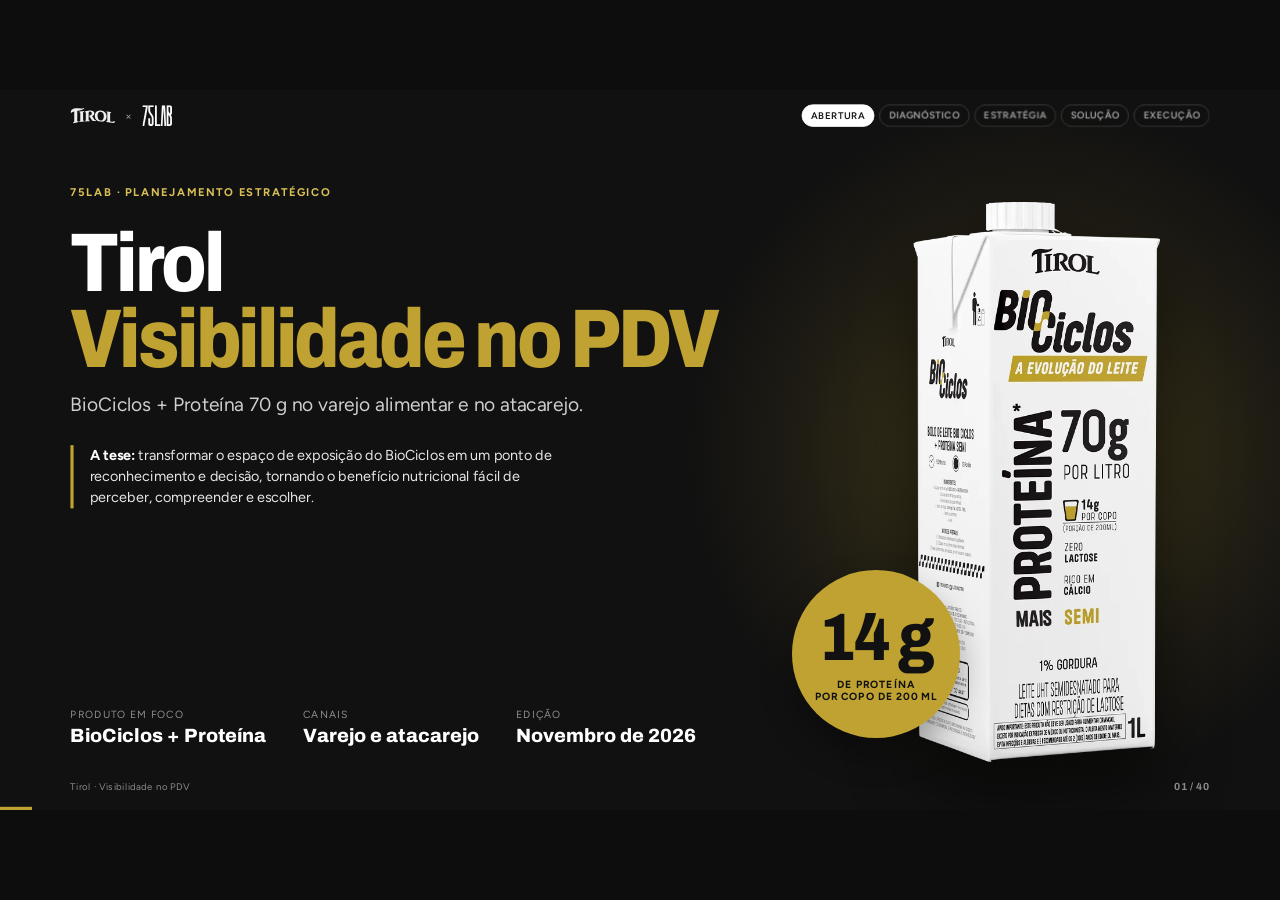
<file: index.html>
<!doctype html>
<html lang="pt-BR">
<head>
<meta charset="utf-8">
<meta name="viewport" content="width=device-width, initial-scale=1">
<title>Tirol Visibilidade no PDV · Planejamento 75LAB</title>
<meta name="description" content="Planejamento estratégico da 75LAB para a Tirol: transformar a exposição do BioCiclos + Proteína em um ponto de reconhecimento e decisão no varejo alimentar e no atacarejo.">
<meta name="robots" content="noindex">
<meta property="og:title" content="Tirol · Visibilidade no PDV · 14 g no seu dia">
<meta property="og:description" content="Planejamento 75LAB: um bloco BioCiclos que transforma informação nutricional em reconhecimento imediato e facilidade de escolha.">
<meta property="og:image" content="assets/img/packs/biociclos-proteina.webp">
<meta name="theme-color" content="#111111">
<link rel="preconnect" href="https://fonts.googleapis.com">
<link rel="preconnect" href="https://fonts.gstatic.com" crossorigin>
<link href="https://fonts.googleapis.com/css2?family=Archivo:wdth,wght@62..125,500..900&family=Figtree:wght@400;500;600;700&display=swap" rel="stylesheet">
<link rel="stylesheet" href="assets/css/deck.css?v=20261125c">
</head>
<body>
<div id="stage" aria-live="polite">

  <header id="topo">
    <div class="marcas"><img src="assets/img/logos/tirol-preto.svg" alt="Tirol"><span>×</span><img class="lab" src="assets/img/logos/75lab-logo-preto.svg" alt="75LAB"></div>
    <nav id="trilha" aria-label="Capítulos"></nav>
  </header>
  <div class="zona ant" aria-hidden="true"></div>
  <div class="zona prox" aria-hidden="true"></div>

  <!-- ===================================================== ABERTURA -->

  <section class="slide capa" id="capa" data-cap="Abertura" data-title="Tirol · Visibilidade no PDV">
    <div class="txt">
      <p class="eyebrow rv">75LAB · Planejamento estratégico</p>
      <h1 class="rv">Tirol<span>Visibilidade no PDV</span></h1>
      <p class="lede rv">BioCiclos + Proteína 70 g no varejo alimentar e no atacarejo.</p>
      <p class="tese rv"><b style="color:#fff">A tese:</b> transformar o espaço de exposição do BioCiclos em um ponto de reconhecimento e decisão, tornando o benefício nutricional fácil de perceber, compreender e escolher.</p>
      <div class="meta rv">
        <div>Produto em foco<b>BioCiclos + Proteína</b></div>
        <div>Canais<b>Varejo e atacarejo</b></div>
        <div>Edição<b>Novembro de 2026</b></div>
      </div>
    </div>
    <div class="visual">
      <div class="halo" aria-hidden="true"></div>
      <img class="pack rv" src="assets/img/packs/biociclos-proteina.webp" alt="Embalagem Tirol BioCiclos + Proteína, leite UHT semidesnatado zero lactose, 1 litro">
      <div class="selo rv"><b>14 g</b><span>de proteína<br>por copo de 200 ml</span></div>
    </div>
  </section>

  <section class="slide sintese" id="sintese" data-cap="Abertura" data-title="Síntese: as seis respostas">
    <p class="eyebrow rv">Síntese executiva</p>
    <h2 class="rv">O planejamento em <em>seis respostas</em>.</h2>
    <div class="corpo">
      <div class="g3">
        <div class="card rv"><h4>O cliente pediu</h4><p>Materiais de PDV para aumentar a visibilidade dos produtos Tirol no varejo e no atacarejo.</p></div>
        <div class="card rv"><h4>Ele realmente precisa</h4><p>Fazer o BioCiclos ser percebido, compreendido e considerado no momento da compra.</p></div>
        <div class="card rv"><h4>Grande oportunidade</h4><p>Traduzir o benefício nutricional em mensagem simples, reconhecível e relevante à rotina.</p></div>
        <div class="card rv"><h4>Estratégia</h4><p>Criar um bloco BioCiclos com marca, 14 g de proteína por copo e facilidade de escolha.</p></div>
        <div class="card rv"><h4>O que a 75LAB deve fazer</h4><p>Desenvolver um sistema modular adaptado à gôndola e à exposição de volume.</p></div>
        <div class="card preto rv"><h4>Próximo passo</h4><p>Validar fotos reais, assets oficiais, claims e restrições físicas antes dos dois mockups.</p></div>
      </div>
      <p class="frase p rv" style="max-width:1300px">A oportunidade não está na peça mais chamativa, mas em um sistema que faça o shopper <em>identificar a Tirol, entender o benefício e encontrar o produto</em> sem dificuldade.</p>
    </div>
  </section>

  <!-- ===================================================== DIAGNÓSTICO -->

  <section class="slide capitulo" id="cap-diagnostico" data-cap="Diagnóstico" data-title="Capítulo 1 · Diagnóstico">
    <p class="eyebrow rv">Capítulo 1</p>
    <h2 class="rv">Diagnóstico</h2>
    <p class="lede rv">O desafio, o briefing, a marca, o mercado, a concorrência e o shopper.</p>
    <div class="lista-cap rv"><span>Leitura do desafio</span><span>Briefing</span><span>O que sabemos</span><span>O que falta descobrir</span><span>Marca</span><span>Mercado</span><span>Concorrência</span><span>Shopper e jornada</span><span>Tendências</span></div>
    <div class="num-cap" aria-hidden="true">01</div>
  </section>

  <section class="slide" id="desafio" data-cap="Diagnóstico" data-title="Leitura do desafio">
    <p class="eyebrow rv"><span class="n">01</span>Leitura do desafio</p>
    <h2 class="rv">O problema não é falta de material. É <em>falta de vantagem percebida</em> na hora da escolha.</h2>
    <div class="corpo">
      <div class="depara rv">
        <div class="card"><h4>O que o cliente pediu</h4><p>Um sistema de réguas, stoppers, blocos de marca e testeiras para o BioCiclos + Proteína, com duas aplicações: varejo e atacarejo, mostrando como o produto é percebido à distância e compreendido de perto.</p></div>
        <div class="seta">→</div>
        <div class="card preto"><h4>O que precisa resolver</h4><p>Transformar a presença física do produto em uma vantagem perceptível no momento da escolha.</p></div>
      </div>
      <div class="g3">
        <div class="card rv"><span class="k">Visibilidade</span><p>Ser encontrado em um corredor visualmente competitivo.</p></div>
        <div class="card rv"><span class="k">Compreensão</span><p>Deixar claro que o leite oferece uma proposta nutricional diferenciada.</p></div>
        <div class="card rv"><span class="k">Conversão</span><p>Justificar a escolha frente às alternativas e ao possível diferencial de preço.</p></div>
      </div>
      <div class="card creme rv"><p style="margin:0;color:var(--ink)"><b>Primeiro achado estratégico:</b> 14 g de proteína por copo é um argumento relevante, mas não exclusivo. A Camponesa também comercializa leite UHT zero lactose com 14 g por 200 ml. A oportunidade é a Tirol ganhar uma associação clara entre <b>produto, benefício, marca e praticidade</b>, e não apenas competir pelo maior número no material. <span class="small">[F1, F4]</span></p></div>
    </div>
  </section>

  <section class="slide" id="briefing" data-cap="Diagnóstico" data-title="Decupagem do briefing">
    <p class="eyebrow rv"><span class="n">02</span>Decupagem do briefing</p>
    <h2 class="rv">Desafio declarado: visibilidade. <em>Desafio real: compreensão rápida.</em></h2>
    <div class="corpo">
      <div class="g2 rv" style="gap:40px">
        <table class="tbl compacta">
          <thead><tr><th style="width:38%">Dimensão</th><th>Leitura estratégica</th></tr></thead>
          <tbody>
            <tr><td>Contexto</td><td>Destacar uma linha de leite funcional em canais com dinâmicas de exposição diferentes.</td></tr>
            <tr><td>Marca</td><td>Tirol, com foco em BioCiclos.</td></tr>
            <tr><td>Categoria</td><td>Leite UHT com proposta nutricional diferenciada.</td></tr>
            <tr><td>Desafio declarado</td><td>Aumentar a visibilidade no PDV.</td></tr>
            <tr class="dest"><td>Desafio real</td><td>Transformar diferenciais nutricionais em argumentos rapidamente compreensíveis.</td></tr>
            <tr><td>Canais</td><td>Supermercados e atacarejos.</td></tr>
          </tbody>
        </table>
        <table class="tbl compacta">
          <thead><tr><th style="width:38%">Dimensão</th><th>Leitura estratégica</th></tr></thead>
          <tbody>
            <tr><td>Objetivo de negócio</td><td>Maior giro, experimentação de compra e presença da linha.</td></tr>
            <tr><td>Objetivo de marketing</td><td>Aumentar conhecimento e reconhecimento de BioCiclos + Proteína.</td></tr>
            <tr><td>Objetivo de trade</td><td>Exposição qualificada e execução consistente.</td></tr>
            <tr><td>Objetivo de comunicação</td><td>Associar Tirol a uma opção proteica, zero lactose e prática para a rotina.</td></tr>
            <tr><td>Momento da jornada</td><td>Atenção, consideração e decisão.</td></tr>
            <tr><td>Restrições</td><td>Acesso ao produto, preço visível, reposição simples e adequação física a cada canal.</td></tr>
          </tbody>
        </table>
      </div>
    </div>
  </section>

  <section class="slide" id="publicos" data-cap="Diagnóstico" data-title="Públicos e resposta desejada">
    <p class="eyebrow rv"><span class="n">02</span>Públicos e resposta desejada do shopper</p>
    <h2 class="rv">Quatro públicos, uma resposta: <em>“esse leite é diferente”</em>.</h2>
    <div class="corpo">
      <div class="g4">
        <div class="card rv"><span class="k">Shopper</span><p>Comprador de leite para consumo próprio ou do domicílio.</p></div>
        <div class="card rv"><span class="k">Consumidor</span><p>Pessoa interessada em incorporar proteína à alimentação cotidiana, não necessariamente atleta.</p></div>
        <div class="card rv"><span class="k">Comprador do varejo</span><p>Responsável por espaço, giro, rentabilidade e abastecimento.</p></div>
        <div class="card rv"><span class="k">Promotor e repositor</span><p>Profissionais que precisam manter o bloco visível, correto e abastecido.</p></div>
      </div>
      <h4 class="rv" style="margin-top:10px">Resposta esperada do shopper</h4>
      <div class="fluxo rv">
        <div><i>VER</i><b>“Esse leite é diferente.”</b></div>
        <div><i>PENSAR</i><b>“Tem uma quantidade relevante de proteína por copo.”</b></div>
        <div><i>SENTIR</i><b>Confiança e facilidade de entendimento.</b></div>
        <div><i>ENTENDER</i><b>“São 14 g por 200 ml e é zero lactose.”</b></div>
        <div class="on"><i>FAZER</i><b>Considerar a compra, verificar o preço e escolher.</b></div>
      </div>
    </div>
  </section>

  <section class="slide" id="sabemos" data-cap="Diagnóstico" data-title="O que sabemos">
    <p class="eyebrow rv"><span class="n">03</span>O que sabemos</p>
    <div class="split" style="grid-template-columns:1.5fr 1fr;flex:1">
      <div>
        <h2 class="rv">Não precisamos inventar um benefício. Precisamos <em>ampliar a percepção</em> do que já existe.</h2>
        <ol class="lista rv" style="margin-top:30px">
          <li><b class="i">01</b><span>O BioCiclos + Proteína comunica <strong>70 g de proteína por litro</strong>, equivalentes a <strong>14 g por copo de 200 ml</strong>. A linha foi lançada em 2025. <span class="small">[F1, F2]</span></span></li>
          <li><b class="i">02</b><span>É um leite UHT semidesnatado, zero lactose, em embalagem de 1 litro. <span class="small">[F1]</span></span></li>
          <li><b class="i">03</b><span>A linha usa códigos visuais limpos e de alto contraste: <strong>branco, preto e dourado</strong>.</span></li>
          <li><b class="i">04</b><span>O projeto precisa contemplar varejo alimentar e atacarejo.</span></li>
          <li><b class="i">05</b><span>No varejo, a prioridade é o bloco de marca com régua e stopper; a ponta de gôndola é opcional.</span></li>
          <li><b class="i">06</b><span>No atacarejo, o foco é leitura à distância sem comprometer a reposição.</span></li>
          <li><b class="i">07</b><span>Preço e embalagem devem permanecer visíveis nas duas soluções.</span></li>
        </ol>
      </div>
      <div class="rv" style="display:flex;justify-content:center;align-items:center;height:100%">
        <img src="assets/img/packs/biociclos-proteina.webp" alt="Embalagem BioCiclos + Proteína" style="height:600px;width:auto;filter:drop-shadow(0 30px 30px rgba(0,0,0,.18))">
      </div>
    </div>
  </section>

  <section class="slide" id="descobrir" data-cap="Diagnóstico" data-title="O que precisamos descobrir">
    <p class="eyebrow rv"><span class="n">04</span>O que precisamos descobrir</p>
    <h2 class="rv">Cinco lacunas críticas antes do design final.</h2>
    <div class="corpo">
      <div class="split" style="grid-template-columns:1.45fr 1fr;gap:44px">
        <table class="tbl compacta rv">
          <thead><tr><th>Sabemos</th><th>Precisamos descobrir</th><th>Impacto</th></tr></thead>
          <tbody>
            <tr><td>Produto em foco</td><td>Exposição atual: fotos, planogramas, frentes e medidas.</td><td><span class="tag crit">Crítico</span></td></tr>
            <tr><td>Dois canais</td><td>Redes prioritárias, regras e tipos de loja.</td><td><span class="tag crit">Crítico</span></td></tr>
            <tr><td>Claim de proteína</td><td>Rótulo vigente, claims aprovados e arquivos oficiais.</td><td><span class="tag crit">Crítico</span></td></tr>
            <tr><td>Objetivo de visibilidade</td><td>Baseline de sell-out, distribuição, giro e ruptura.</td><td><span class="tag crit">Crítico</span></td></tr>
            <tr><td>Execução simples</td><td>Budget, quantidades e custo-alvo por peça.</td><td><span class="tag crit">Crítico</span></td></tr>
            <tr><td>Decisão no PDV</td><td>Preço regular, promoções e diferença para concorrentes.</td><td><span class="tag imp">Importante</span></td></tr>
            <tr><td>Identidade própria</td><td>Manual de marca, logos, embalagens e arquivos abertos.</td><td><span class="tag imp">Importante</span></td></tr>
            <tr><td>Público comprador</td><td>Perfil, jornadas e ocasiões de consumo.</td><td><span class="tag imp">Importante</span></td></tr>
            <tr><td>Instalação</td><td>Quem instala, mantém e repõe as peças.</td><td><span class="tag imp">Importante</span></td></tr>
            <tr><td>Portfólio alternativo</td><td>Condições de extensão a Doce de Leite Zero e Viva Zero.</td><td><span class="tag des">Desejável</span></td></tr>
          </tbody>
        </table>
        <div class="rv">
          <h4 style="margin-bottom:14px">Hipóteses de planejamento <span class="tag hip" style="margin-left:6px">a confirmar</span></h4>
          <div style="display:grid;gap:12px">
            <div class="card"><span class="k">H01 · Baixa diferenciação visual</span><p style="margin:0">O bloco atual pode não se destacar dos leites tradicionais.</p></div>
            <div class="card"><span class="k">H02 · Informação subaproveitada</span><p style="margin:0">O shopper pode compreender melhor 14 g por copo do que 70 g por litro.</p></div>
            <div class="card"><span class="k">H03 · Barreira de preço</span><p style="margin:0">Um eventual preço superior pode exigir proposta de valor mais clara.</p></div>
            <div class="card"><span class="k">H04 · Espaço limitado</span><p style="margin:0">Nem todas as redes permitirão testeiras ou pontos extras.</p></div>
          </div>
        </div>
      </div>
    </div>
  </section>

  <section class="slide" id="marca" data-cap="Diagnóstico" data-title="Contexto de marca">
    <p class="eyebrow rv"><span class="n">05</span>Contexto de marca</p>
    <h2 class="rv">Tirol entrega confiança. BioCiclos entrega <em>reconhecimento</em>.</h2>
    <div class="corpo">
      <div class="split" style="grid-template-columns:1fr 1fr;gap:48px">
        <div>
          <p class="rv">Fundada em 1974, em Treze Tílias (SC), a Tirol construiu sua trajetória em lácteos, qualidade e confiança. Em julho de 2026 apresentou o posicionamento <b>“Incrível é fazer com Tirol”</b>. BioCiclos trabalha o território <b>“A evolução do leite”</b>, com variantes por fase ou objetivo de consumo. <span class="small">[F1, F2, F3]</span></p>
          <h4 class="rv" style="margin:22px 0 10px">Arquitetura de comunicação recomendada</h4>
          <table class="tbl compacta rv">
            <tbody>
              <tr><td style="width:42%">Marca endossante</td><td><b>TIROL</b> · familiaridade e confiança.</td></tr>
              <tr><td>Identidade de linha</td><td><b>BIOCICLOS</b> · reconhecimento no corredor.</td></tr>
              <tr class="dest"><td>Variante e benefício</td><td><b>+ PROTEÍNA 70 g/L</b> · traduzida em 14 g por copo de 200 ml.</td></tr>
              <tr><td>Mensagem de apoio</td><td><b>ZERO LACTOSE</b> · visível, sem competir com a mensagem central.</td></tr>
            </tbody>
          </table>
        </div>
        <div>
          <div class="packs rv" style="justify-content:center;gap:0">
            <img src="assets/img/packs/biociclos-adultos-p.webp" alt="BioCiclos Adultos" style="height:200px">
            <img src="assets/img/packs/biociclos-senior-p.webp" alt="BioCiclos Senior 50+" style="height:200px">
            <img src="assets/img/packs/biociclos-kids-p.webp" alt="BioCiclos Kids" style="height:200px">
            <img src="assets/img/packs/biociclos-proteina-p.webp" alt="BioCiclos + Proteína" style="height:250px;margin-left:8px">
          </div>
          <h4 class="rv" style="margin:24px 0 10px">Códigos visuais a preservar</h4>
          <div class="g3 rv" style="gap:10px">
            <div class="card" style="padding:14px"><div style="height:28px;border-radius:6px;background:#fff;border:1px solid var(--line)"></div><p style="font-size:14px"><b>Branco</b> · continuidade com a embalagem e clareza.</p></div>
            <div class="card" style="padding:14px"><div style="height:28px;border-radius:6px;background:var(--ink)"></div><p style="font-size:14px"><b>Preto</b> · contraste e reconhecimento da variante.</p></div>
            <div class="card" style="padding:14px"><div style="height:28px;border-radius:6px;background:var(--gold)"></div><p style="font-size:14px"><b>Dourado</b> · destaque seletivo e qualidade.</p></div>
          </div>
          <p class="small rv" style="margin-top:12px"><b>Direção:</b> estender o sistema visual do produto à gôndola, com tipografia forte e a embalagem original como ativo obrigatório, em vez de criar uma campanha paralela.</p>
        </div>
      </div>
      <p class="nota rv">Posicionamento pretendido não é percepção real: se o shopper reconhece a linha, associa à Tirol e diferencia a versão proteica ainda precisa ser avaliado em pesquisa.</p>
    </div>
  </section>

  <section class="slide" id="mercado" data-cap="Diagnóstico" data-title="Contexto de mercado">
    <p class="eyebrow rv"><span class="n">06</span>Contexto de mercado</p>
    <h2 class="rv">A proteína avança, mas o interesse <em>não garante a escolha</em> de uma marca.</h2>
    <div class="corpo">
      <div class="g3">
        <div class="card rv"><div class="kpi">R$ 1,145 <small>tri</small></div><p><b>Varejo alimentar Brasil, 2025.</b> Total setorial, não a categoria de leite UHT. <span class="small">[F5]</span></p></div>
        <div class="card rv"><div class="kpi">+12<small>%</small></div><p><b>Produtos com proteína adicionada, em valor.</b> Ano móvel até o 1º tri/2026 vs. anterior. <span class="small">[F6]</span></p></div>
        <div class="card rv"><div class="kpi">21<small>% dos lares</small></div><p><b>12,8 milhões de lares</b> compram produtos com proteína adicionada, em diversas categorias. <span class="small">[F6]</span></p></div>
      </div>
      <div class="split rv" style="grid-template-columns:1fr 1fr;gap:40px">
        <p>Segundo a Worldpanel by Numerator (13/10/2026), a categoria é impulsionada pela busca de conveniência e de relação custo-benefício; <b>clareza da quantidade por porção é especialmente importante</b>. <span class="small">[F6]</span></p>
        <ol class="lista" style="gap:6px">
          <li><b class="i">01</b><span>Apresentar um benefício facilmente compreensível.</span></li>
          <li><b class="i">02</b><span>Conectar o produto ao consumo cotidiano.</span></li>
          <li><b class="i">03</b><span>Facilitar a avaliação de valor em relação ao preço.</span></li>
          <li><b class="i">04</b><span>Garantir disponibilidade e execução consistente.</span></li>
        </ol>
      </div>
      <p class="nota rv">Limitação: esses números não medem especificamente o mercado brasileiro de leite UHT proteico de 1 litro e não devem ser usados para projetar vendas da variante.</p>
    </div>
  </section>

  <section class="slide" id="concorrencia" data-cap="Diagnóstico" data-title="Concorrência">
    <p class="eyebrow rv"><span class="n">07</span>Concorrência</p>
    <h2 class="rv">Quando todos falam de proteína, <em>o número sozinho deixa de diferenciar</em>.</h2>
    <div class="corpo">
      <table class="tbl rv">
        <thead><tr><th style="width:30%">Marca</th><th style="width:36%">Proposta verificada</th><th>Implicação para a Tirol</th></tr></thead>
        <tbody>
          <tr class="dest"><td>Camponesa · Leite UHT Proteína Zero Lactose</td><td>14 g por 200 ml, zero lactose. <span class="small">[F4]</span></td><td>Concorrente direto, com a mesma quantidade comunicada.</td></tr>
          <tr><td>Itambé · Leite Protein 1 L</td><td>5 g por 100 ml = 10 g por 200 ml, zero lactose. <span class="small">[F7]</span></td><td>Disputa por nutrição e saudabilidade.</td></tr>
          <tr><td>Piracanjuba · Zero Lactose +Protein 1 L</td><td>Comunica 10 g de proteína e ausência de lactose. <span class="small">[F8]</span></td><td>Reforça o repertório proteico na gôndola.</td></tr>
          <tr><td>Molico · Linha UHT</td><td>Associação histórica da marca com nutrição.</td><td>Disputa por confiança e escolha saudável.</td></tr>
        </tbody>
      </table>
      <p class="rv"><b>Concorrência indireta:</b> bebidas proteicas prontas, iogurtes, suplementos e outros alimentos de apelo proteico disputam a intenção de consumo, embora não sejam substitutos perfeitos do leite UHT.</p>
      <div class="card preto rv" style="padding:26px 30px">
        <h4>Espaço de diferenciação</h4>
        <p class="frase m" style="color:#fff;margin-top:10px">TIROL <em>+</em> BIOCICLOS <em>+</em> 14 g POR COPO <em>+</em> ZERO LACTOSE <em>+</em> contexto de consumo</p>
      </div>
      <p class="nota rv">Argumentos de produto checados nas fontes; não houve auditoria física das peças dos concorrentes nas redes-alvo. Visibilidade, frentes e materiais devem ser investigados em campo.</p>
    </div>
  </section>

  <section class="slide" id="shopper" data-cap="Diagnóstico" data-title="Shopper: quatro perfis de compra">
    <p class="eyebrow rv"><span class="n">08</span>Shopper e público</p>
    <h2 class="rv">Falar com quem procura <em>e com quem descobre</em> o leite funcional.</h2>
    <div class="corpo">
      <div class="g4">
        <div class="card rv"><span class="k">Orientado à nutrição</span><p>Compara proteína, gordura, ingredientes e preço.</p><p style="color:var(--ink);border-top:1px solid var(--line);padding-top:10px;margin-top:14px"><b>Design:</b> destacar a quantidade por porção com clareza.</p></div>
        <div class="card rv"><span class="k">Compra habitual</span><p>Compra leite rotineiramente, sem buscar necessariamente a versão proteica.</p><p style="color:var(--ink);border-top:1px solid var(--line);padding-top:10px;margin-top:14px"><b>Design:</b> interromper com baixo esforço de leitura.</p></div>
        <div class="card rv"><span class="k">Atento à lactose</span><p>Procura identificar a ausência de lactose.</p><p style="color:var(--ink);border-top:1px solid var(--line);padding-top:10px;margin-top:14px"><b>Design:</b> preservar o claim de apoio.</p></div>
        <div class="card rv"><span class="k">Atacarejo</span><p>Pode comprar por unidade ou em volume; compara preços e acesso.</p><p style="color:var(--ink);border-top:1px solid var(--line);padding-top:10px;margin-top:14px"><b>Design:</b> testar leitura à distância e reposição livre.</p></div>
      </div>
      <div class="card creme rv"><p style="margin:0;color:var(--ink);font-size:19px"><b>Principal aprendizado:</b> o material precisa servir tanto a quem procura deliberadamente um leite funcional quanto a quem descobre a opção em uma compra de rotina. Falar apenas com atletas restringe o público sem necessidade.</p></div>
      <p class="nota rv">Segmentos comportamentais de planejamento, não perfis medidos especificamente para a Tirol.</p>
    </div>
  </section>

  <section class="slide" id="jornada" data-cap="Diagnóstico" data-title="Jornada simplificada no PDV">
    <p class="eyebrow rv"><span class="n">08</span>Jornada simplificada no PDV</p>
    <h2 class="rv">Sete momentos, sete barreiras, <em>sete oportunidades</em>.</h2>
    <div class="corpo">
      <table class="tbl rv">
        <thead><tr><th style="width:18%">Momento</th><th style="width:34%">Barreira</th><th>Oportunidade</th></tr></thead>
        <tbody>
          <tr><td>Contexto</td><td>Compra habitual de leite.</td><td>Bloco reconhecível de BioCiclos.</td></tr>
          <tr><td>Estímulo</td><td>Ruído visual.</td><td>Contraste e marca visível.</td></tr>
          <tr class="dest"><td>Interesse</td><td>Benefício pouco claro.</td><td><b>14 g por 200 ml em destaque.</b></td></tr>
          <tr><td>Interação</td><td>Dúvida sobre a variante.</td><td>Embalagem real e zero lactose.</td></tr>
          <tr><td>Decisão</td><td>Comparação de valor.</td><td>Preço legível junto ao produto.</td></tr>
          <tr><td>Ação</td><td>Dificuldade de retirada.</td><td>Livre acesso e organização.</td></tr>
          <tr><td>Experiência</td><td>Memória fraca para a recompra.</td><td>Repetição consistente dos códigos BioCiclos.</td></tr>
        </tbody>
      </table>
    </div>
  </section>

  <section class="slide" id="tendencias" data-cap="Diagnóstico" data-title="Tendências relevantes">
    <p class="eyebrow rv"><span class="n">09</span>Tendências relevantes</p>
    <h2 class="rv">Proteína saiu da academia e <em>entrou na rotina</em>.</h2>
    <div class="corpo">
      <div class="g3">
        <div class="card rv"><span class="k">Proteína no cotidiano</span><p>Linguagem menos restrita ao universo fitness.</p></div>
        <div class="card rv"><span class="k">Atenção ao custo-benefício</span><p>Comunicar valor sem esconder o preço.</p></div>
        <div class="card preto rv"><span class="k">Clareza por porção</span><p>Priorizar 14 g por 200 ml.</p></div>
        <div class="card rv"><span class="k">Nutrição funcional</span><p>Fortalecer a identidade BioCiclos.</p></div>
        <div class="card rv"><span class="k">Comunicação da rotina</span><p>Usar situações cotidianas, se não prejudicarem a leitura.</p></div>
        <div class="card rv"><span class="k">Execução modular</span><p>Criar uma família de peças por canal e cluster.</p></div>
      </div>
      <div class="card creme rv"><p style="margin:0;color:var(--ink)"><b>Tecnologia:</b> não há evidência suficiente de que telas, sensores ou inteligência artificial melhorem esta decisão de compra a ponto de justificar o investimento. Um QR Code pode apoiar conteúdo aprovado em etapa futura, mas não deve disputar atenção com o benefício principal.</p></div>
      <p class="nota rv">Sinais do estudo de consumo da Worldpanel e da evolução recente de comunicação e portfólio da Tirol. [F2, F3, F6]</p>
    </div>
  </section>

  <!-- ===================================================== ESTRATÉGIA -->

  <section class="slide capitulo" id="cap-estrategia" data-cap="Estratégia" data-title="Capítulo 2 · Estratégia">
    <p class="eyebrow rv">Capítulo 2</p>
    <h2 class="rv">Estratégia</h2>
    <p class="lede rv">Insights, tensão central, oportunidade, pilares e territórios conceituais.</p>
    <div class="lista-cap rv"><span>Insights</span><span>Tensão central</span><span>Oportunidade</span><span>Como podemos</span><span>De → Para</span><span>Pilares</span><span>Territórios</span><span>Direção recomendada</span></div>
    <div class="num-cap" aria-hidden="true">02</div>
  </section>

  <section class="slide" id="insights" data-cap="Estratégia" data-title="Principais insights">
    <p class="eyebrow rv"><span class="n">10</span>Principais insights</p>
    <h2 class="rv">De observações a <em>decisões de design</em>.</h2>
    <div class="corpo">
      <table class="tbl compacta rv">
        <thead><tr><th style="width:5%">#</th><th style="width:27%">Observação</th><th style="width:36%">Insight</th><th>Consequência</th></tr></thead>
        <tbody>
          <tr><td>01</td><td>70 g por litro.</td><td>A porção de consumo aproxima o benefício da rotina.</td><td><b>14 g por copo.</b></td></tr>
          <tr><td>02</td><td>Outra marca também oferece 14 g.</td><td>O número não é necessariamente exclusivo.</td><td>Vincular o benefício à identidade BioCiclos.</td></tr>
          <tr><td>03</td><td>Embalagem predominantemente branca.</td><td>Pode perder contraste diante de outras caixas claras.</td><td>Construir bloco preto, branco e dourado.</td></tr>
          <tr><td>04</td><td>Leite é compra habitual.</td><td>A marca precisa dialogar com hábitos existentes.</td><td>Mostrar consumo cotidiano.</td></tr>
          <tr><td>05</td><td>Preço potencialmente diferente.</td><td>Atenção não implica intenção de compra.</td><td>Manter preço legível e proposta clara.</td></tr>
          <tr><td>06</td><td>Dois canais diferentes.</td><td>Uma mesma peça redimensionada pode falhar.</td><td>Mesma linguagem, arquitetura distinta.</td></tr>
          <tr><td>07</td><td>Peças convivem com reposição.</td><td>Material que atrapalha a operação tende a ser removido.</td><td>Facilidade de manutenção como premissa.</td></tr>
          <tr><td>08</td><td>Marca tem território institucional e de linha.</td><td>É possível unir confiança e inovação funcional.</td><td>Usar Tirol como marca endossante.</td></tr>
        </tbody>
      </table>
    </div>
  </section>

  <section class="slide" id="prioritarios" data-cap="Estratégia" data-title="Três insights prioritários">
    <p class="eyebrow rv"><span class="n">10</span>Três insights prioritários</p>
    <h2 class="rv">Concretizar, reconhecer, operar.</h2>
    <div class="corpo" style="justify-content:center">
      <div class="g3">
        <div class="card rv" style="padding:34px 30px"><div class="kpi" style="color:var(--gold-t)">01</div><h3 style="margin-top:14px;font-size:34px">Concretizar</h3><p style="font-size:19px;margin-top:14px">O número mais útil é o que o consumidor reconhece em sua porção cotidiana, não necessariamente o maior número da embalagem.</p></div>
        <div class="card preto rv" style="padding:34px 30px"><div class="kpi" style="color:var(--gold-l)">02</div><h3 style="margin-top:14px;font-size:34px">Reconhecer</h3><p style="font-size:19px;margin-top:14px">Se várias marcas falam em proteína, a Tirol precisa ganhar associação entre identidade, benefício e presença física.</p></div>
        <div class="card rv" style="padding:34px 30px"><div class="kpi" style="color:var(--gold-t)">03</div><h3 style="margin-top:14px;font-size:34px">Operar</h3><p style="font-size:19px;margin-top:14px">O impacto só existe enquanto a comunicação permanece instalada, visível, abastecida e próxima do produto.</p></div>
      </div>
      <p class="lede rv">Esses insights conduzem as decisões de hierarquia, layout, materiais, exposição e critérios de produção.</p>
    </div>
  </section>

  <section class="slide" id="tensao" data-cap="Estratégia" data-title="Tensão central">
    <p class="eyebrow rv"><span class="n">11</span>Tensão central</p>
    <h2 class="rv">Quatro conflitos avaliados. <em>Um escolhido.</em></h2>
    <div class="corpo">
      <table class="tbl compacta rv">
        <thead><tr><th style="width:30%">Tensão</th><th style="width:30%">Desejo</th><th>Conflito</th></tr></thead>
        <tbody>
          <tr class="dest"><td>Informação vs. compreensão</td><td>Entender o benefício rapidamente.</td><td>Dados nutricionais exigem interpretação.</td></tr>
          <tr><td>Diferenciação vs. semelhança</td><td>Encontrar o produto mais adequado.</td><td>Várias marcas usam argumentos parecidos.</td></tr>
          <tr><td>Valor vs. preço</td><td>Perceber um benefício justificável.</td><td>A categoria também é comparada por preço.</td></tr>
          <tr><td>Impacto vs. operação</td><td>Ter destaque expressivo.</td><td>A peça não pode dificultar retirada e reposição.</td></tr>
        </tbody>
      </table>
      <div class="aspas rv" style="margin-top:16px">
        <h4 style="margin-bottom:12px;color:var(--gold-t)">Tensão escolhida</h4>
        <p class="frase m">O shopper pode estar aberto a um leite com mais proteína, mas <em>não necessariamente consegue perceber, compreender e justificar</em> essa escolha enquanto compra leite.</p>
      </div>
      <p class="nota rv">Essa tensão liga comportamento, categoria, comunicação e venda. É mais abrangente do que a ausência de uma régua ou testeira.</p>
    </div>
  </section>

  <section class="slide dark" id="oportunidade" data-cap="Estratégia" data-title="Oportunidade e como podemos">
    <p class="eyebrow rv"><span class="n">12 · 13</span>Oportunidade e “como podemos”</p>
    <p class="frase rv" style="color:#fff;margin-top:10px">Como podemos transformar o espaço de exposição do BioCiclos + Proteína em um <em>ponto de reconhecimento e decisão</em>, fazendo o shopper identificar a Tirol, entender os 14 g de proteína por copo e encontrar produto e preço sem esforço?</p>
    <div class="corpo" style="justify-content:flex-end">
      <p class="rv" style="font-size:19px;max-width:1200px">Cresce o interesse por alimentos proteicos, mas a vantagem de cada opção precisa ser traduzida em benefício concreto no momento da compra.</p>
      <div class="g3">
        <div class="card rv"><span class="k" style="color:var(--gold-l)">Categoria</span><p>Facilitar a navegação entre leites tradicionais e variantes de proposta nutricional especial.</p></div>
        <div class="card rv"><span class="k" style="color:var(--gold-l)">Marca</span><p>Construir um código próprio de reconhecimento BioCiclos.</p></div>
        <div class="card rv"><span class="k" style="color:var(--gold-l)">Negócio</span><p>Ampliar a consideração do produto sem depender exclusivamente de promoção.</p></div>
      </div>
      <p class="nota rv">Esta pergunta orienta todas as escolhas futuras de design, arquitetura, comunicação e implementação.</p>
    </div>
  </section>

  <section class="slide" id="estrategia" data-cap="Estratégia" data-title="Estratégia: de → para">
    <p class="eyebrow rv"><span class="n">14</span>Estratégia</p>
    <h2 class="rv">Criar um bloco de marca que transforme informação nutricional em <em>reconhecimento imediato</em> e facilidade de escolha.</h2>
    <div class="corpo" style="justify-content:center">
      <div class="depara tres rv">
        <div class="card"><h4>De</h4><p>Uma variante funcional que depende da embalagem individual para comunicar sua vantagem.</p></div>
        <div class="seta">→</div>
        <div class="card preto"><h4 style="color:var(--gold-l)">Para</h4><p>Um bloco BioCiclos reconhecível, que explica seu benefício antes da leitura detalhada do rótulo.</p></div>
        <div class="seta">+</div>
        <div class="card ouro"><h4>Através de</h4><p>Um sistema modular de comunicação com contraste visual, proteína por porção, marca e disponibilidade do produto.</p></div>
      </div>
    </div>
  </section>

  <section class="slide" id="pilares" data-cap="Estratégia" data-title="Pilares estratégicos">
    <p class="eyebrow rv"><span class="n">15</span>Pilares estratégicos</p>
    <h2 class="rv">Destacar, traduzir, facilitar, escalar.</h2>
    <div class="corpo" style="justify-content:center">
      <div class="g4">
        <div class="card creme pilar rv"><div class="n">01</div><h3>Destacar</h3><small>Atenção</small><p>Tornar BioCiclos identificável em meio à concorrência, com unidade visual, contraste e marca reconhecível.</p></div>
        <div class="card creme pilar rv"><div class="n">02</div><h3>Traduzir</h3><small>Compreensão</small><p>Apresentar o benefício numa medida cotidiana: 14 g por copo de 200 ml, com zero lactose como apoio.</p></div>
        <div class="card creme pilar rv"><div class="n">03</div><h3>Facilitar</h3><small>Compra</small><p>Reduzir a fricção entre identificar e comprar: preço legível, organização e acesso direto.</p></div>
        <div class="card creme pilar rv"><div class="n">04</div><h3>Escalar</h3><small>Execução</small><p>Garantir execução econômica e replicável: materiais modulares, instalação simples e manutenção rápida.</p></div>
      </div>
    </div>
  </section>

  <section class="slide" id="territorios" data-cap="Estratégia" data-title="Territórios conceituais">
    <p class="eyebrow rv"><span class="n">16</span>Territórios conceituais</p>
    <h2 class="rv">Quatro caminhos para o mesmo problema.</h2>
    <div class="corpo" data-abas>
      <div class="abas rv">
        <button data-aba="t1" data-ini>01 · 14 g no seu dia<span class="st">Principal</span></button>
        <button data-aba="t2">02 · A evolução do leite<span class="st">Complementar</span></button>
        <button data-aba="t3">03 · Proteína na rotina<span class="st">Apoio</span></button>
        <button data-aba="t4">04 · Escolha sem dúvidas<span class="st">Funcional</span></button>
      </div>
      <div class="painel rv" data-painel="t1">
        <div class="split" style="grid-template-columns:1.3fr 1fr;gap:40px">
          <div><p class="frase">14 g no seu dia</p><p class="lede">Tornar a quantidade de proteína próxima do consumo cotidiano.</p><p style="margin-top:16px">Usa 14 g por porção, em vez de depender apenas de 70 g por litro. Conecta diretamente ao benefício BioCiclos. <b>Desdobramentos:</b> leitura de 14 g, porção e embalagem; régua, stopper, testeira, conteúdo digital de apoio.</p></div>
          <table class="tbl"><tbody><tr><td>Clareza</td><td><span class="tag alta">Alta</span></td></tr><tr><td>Força de marca</td><td><span class="tag alta">Alta, com endosso</span></td></tr><tr><td>Execução</td><td><span class="tag alta">Alta</span></td></tr><tr><td>Papel</td><td><b>Principal</b></td></tr></tbody></table>
        </div>
      </div>
      <div class="painel" data-painel="t2" hidden>
        <div class="split" style="grid-template-columns:1.3fr 1fr;gap:40px">
          <div><p class="frase">A evolução do leite</p><p class="lede">Mostrar BioCiclos como evolução da categoria.</p><p style="margin-top:16px">Preserva o território da linha, seu contraste e sua linguagem funcional. <b>Desdobramentos:</b> comunicação centrada na marca; bloco, ponta de gôndola e expansão para variantes.</p></div>
          <table class="tbl"><tbody><tr><td>Clareza</td><td><span class="tag media">Média</span></td></tr><tr><td>Força de marca</td><td><span class="tag crit">Muito alta</span></td></tr><tr><td>Execução</td><td><span class="tag alta">Alta</span></td></tr><tr><td>Papel</td><td><b>Complementar</b></td></tr></tbody></table>
        </div>
      </div>
      <div class="painel" data-painel="t3" hidden>
        <div class="split" style="grid-template-columns:1.3fr 1fr;gap:40px">
          <div><p class="frase">Proteína na rotina</p><p class="lede">Mostrar que o leite proteico cabe nos hábitos do dia a dia.</p><p style="margin-top:16px">Amplia o repertório para além da academia e dialoga com o posicionamento institucional Tirol. <b>Desdobramentos:</b> café da manhã, copo de leite e preparações simples; apoio visual e conteúdo contextual.</p></div>
          <table class="tbl"><tbody><tr><td>Clareza</td><td><span class="tag media">Média</span></td></tr><tr><td>Força de marca</td><td><span class="tag alta">Alta</span></td></tr><tr><td>Execução</td><td><span class="tag media">Média</span></td></tr><tr><td>Papel</td><td><b>Apoio</b></td></tr></tbody></table>
        </div>
      </div>
      <div class="painel" data-painel="t4" hidden>
        <div class="split" style="grid-template-columns:1.3fr 1fr;gap:40px">
          <div><p class="frase">Escolha sem dúvidas</p><p class="lede">Organizar as informações decisivas numa única área de decisão.</p><p style="margin-top:16px">Reduz o esforço de comparar benefício, preço e embalagem. <b>Desdobramentos:</b> régua, preço, comunicação de volume e orientação de compra.</p></div>
          <table class="tbl"><tbody><tr><td>Clareza</td><td><span class="tag alta">Alta</span></td></tr><tr><td>Força de marca</td><td><span class="tag media">Média</span></td></tr><tr><td>Execução</td><td><span class="tag crit">Muito alta</span></td></tr><tr><td>Papel</td><td><b>Funcional</b></td></tr></tbody></table>
        </div>
      </div>
      <p class="nota rv">Frases e layouts são rotas de conceito, não mensagens aprovadas pela Tirol. Avaliação qualitativa de planejamento, sujeita a teste de leitura e percepção.</p>
    </div>
  </section>

  <section class="slide" id="direcao" data-cap="Estratégia" data-title="Direção recomendada">
    <p class="eyebrow rv"><span class="n">16</span>Direção recomendada</p>
    <h2 class="rv">Três territórios, <em>três camadas</em> de um mesmo sistema.</h2>
    <div class="corpo" style="justify-content:center">
      <div class="g3">
        <div class="card preto rv" style="padding:32px"><h4>Mensagem principal</h4><p class="frase m" style="color:#fff;margin-top:14px">14 g no seu dia</p><p style="margin-top:14px">O benefício traduzido para a porção cotidiana.</p></div>
        <div class="card ouro rv" style="padding:32px"><h4>Reconhecimento de marca</h4><p class="frase m" style="margin-top:14px">A evolução do leite</p><p style="margin-top:14px;color:var(--ink)">A base que liga o PDV à linha BioCiclos.</p></div>
        <div class="card rv" style="padding:32px"><h4>Camada funcional</h4><p class="frase m" style="margin-top:14px">Escolha sem dúvidas</p><p style="margin-top:14px">Preço, embalagem e benefício organizados na área de decisão.</p></div>
      </div>
      <p class="lede rv">A força do conceito está na <b>clareza da comunicação</b> e na combinação entre marca, quantidade e contexto, não em uma frase publicitária extensa.</p>
    </div>
  </section>

  <!-- ===================================================== SOLUÇÃO -->

  <section class="slide capitulo" id="cap-solucao" data-cap="Solução" data-title="Capítulo 3 · Solução">
    <p class="eyebrow rv">Capítulo 3</p>
    <h2 class="rv">Solução</h2>
    <p class="lede rv">Um mesmo sistema visual com duas arquiteturas: bloco de decisão no varejo, bloco de visibilidade no atacarejo.</p>
    <div class="lista-cap rv"><span>Hero + Support + Scale</span><span>Conceito varejo</span><span>Conceito atacarejo</span><span>Teste de leitura</span><span>Clusters e produção</span><span>Inovações</span></div>
    <div class="num-cap" aria-hidden="true">03</div>
  </section>

  <section class="slide" id="ecossistema" data-cap="Solução" data-title="Ecossistema: Hero + Support + Scale">
    <p class="eyebrow rv"><span class="n">17</span>Ecossistema de soluções</p>
    <h2 class="rv">Um elemento central, peças de apoio e <em>kits que escalam</em>.</h2>
    <div class="corpo" style="justify-content:center">
      <div class="g3">
        <div class="card preto rv" style="padding:30px"><span class="k">HERO</span><h3 style="font-size:32px;color:#fff">Bloco BioCiclos</h3><p style="font-size:18px;margin-top:12px">Elemento central para identificar o produto e o benefício.</p></div>
        <div class="card rv" style="padding:30px"><span class="k">SUPPORT</span><h3 style="font-size:32px">Peças de apoio</h3><p style="font-size:18px;margin-top:12px">Régua, stopper, informação complementar, área de preço e orientação de exposição.</p></div>
        <div class="card creme rv" style="padding:30px"><span class="k">SCALE</span><h3 style="font-size:32px">Kits por cluster</h3><p style="font-size:18px;margin-top:12px">Kits adequados a clusters de lojas, espaço, operação e orçamento.</p></div>
      </div>
      <table class="tbl rv" style="margin-top:10px">
        <thead><tr><th style="width:16%">Canal</th><th style="width:26%">Papel do bloco</th><th style="width:28%">Arquitetura</th><th>Prioridade funcional</th></tr></thead>
        <tbody>
          <tr><td>Varejo</td><td><b>Bloco de decisão</b></td><td>Régua contínua + stopper compacto.</td><td>Reconhecimento na gôndola, facilidade de escolha, preço visível.</td></tr>
          <tr><td>Atacarejo</td><td><b>Bloco de visibilidade</b></td><td>Testeira contrastante + produto em volume.</td><td>Leitura à distância, preço visível e fácil reposição.</td></tr>
        </tbody>
      </table>
    </div>
  </section>

  <section class="slide" id="varejo" data-cap="Solução" data-title="Conceito 01 · Varejo alimentar">
    <p class="eyebrow rv"><span class="n">17</span>Conceito 01 · Varejo alimentar</p>
    <h2 class="rv">Bloco de decisão: régua contínua, <em>stopper compacto</em>, preço preservado.</h2>
    <div class="corpo">
      <div class="split" style="grid-template-columns:1.35fr 1fr;gap:40px">
        <div class="esq rv" aria-label="Esquema do bloco BioCiclos na gôndola">
          <div class="bloco">
            <div><div class="ass"><img src="assets/img/logos/tirol-branco.svg" alt="Tirol">BioCiclos</div><div class="big">14 g <span>de proteína</span></div></div>
            <div class="por">POR COPO<br>DE 200 ml<small>ZERO LACTOSE</small></div>
          </div>
          <div class="prat">
            <div class="stopper" style="left:-6px;top:30px"><img src="assets/img/logos/tirol-preto.svg" alt=""><b>14 g</b><span>por copo</span></div>
            <img src="assets/img/packs/biociclos-proteina-p.webp" alt=""><img src="assets/img/packs/biociclos-proteina-p.webp" alt=""><img src="assets/img/packs/biociclos-proteina-p.webp" alt=""><img src="assets/img/packs/biociclos-proteina-p.webp" alt=""><img src="assets/img/packs/biociclos-proteina-p.webp" alt=""><img src="assets/img/packs/biociclos-proteina-p.webp" alt=""><img src="assets/img/packs/biociclos-proteina-p.webp" alt="">
          </div>
          <div class="regua"><span class="r1">BioCiclos</span><span class="r2">+ Proteína · A evolução do leite</span><span class="r3">14 g / copo</span><span class="preco">R$ —,—</span></div>
          <div style="height:26px"></div>
          <span class="rot">Esquema de estudo, não arte final · embalagens agrupadas e preço da loja preservado</span>
        </div>
        <div style="display:flex;flex-direction:column;gap:14px">
          <div class="leitura rv">
            <div class="card"><h4>De longe</h4><p>O bloco preto e branco comunica BioCiclos, Tirol e 14 g.</p></div>
            <div class="card"><h4>De perto</h4><p>Proteína por copo, zero lactose, embalagem de 1 litro e preço.</p></div>
          </div>
          <div class="card rv"><h4 style="margin-bottom:8px">Materiais</h4><p style="margin:0">Régua na frente de prateleira, stopper perpendicular compacto e, com espaço negociado, pequeno destaque superior ou ponta de gôndola.</p></div>
          <div class="card creme rv"><h4 style="margin-bottom:8px;color:var(--gold-t)">Diretrizes de implantação</h4>
            <ul class="lista" style="gap:4px">
              <li style="font-size:15px;grid-template-columns:18px 1fr"><b class="i" style="font-size:15px">·</b><span>Régua na altura disponível do porta-preço, sem cobrir etiquetas.</span></li>
              <li style="font-size:15px;grid-template-columns:18px 1fr"><b class="i" style="font-size:15px">·</b><span>Stopper respeita circulação, visibilidade e retirada do produto.</span></li>
              <li style="font-size:15px;grid-template-columns:18px 1fr"><b class="i" style="font-size:15px">·</b><span>Não é preciso repetir o stopper em todas as prateleiras.</span></li>
              <li style="font-size:15px;grid-template-columns:18px 1fr"><b class="i" style="font-size:15px">·</b><span>Produtos agrupados e de frente para o shopper.</span></li>
              <li style="font-size:15px;grid-template-columns:18px 1fr"><b class="i" style="font-size:15px">·</b><span>Ponta de gôndola é opcional, condicionada à rede e ao investimento.</span></li>
            </ul>
          </div>
        </div>
      </div>
    </div>
  </section>

  <section class="slide" id="atacarejo" data-cap="Solução" data-title="Conceito 02 · Atacarejo">
    <p class="eyebrow rv"><span class="n">17</span>Conceito 02 · Atacarejo</p>
    <h2 class="rv">Bloco de visibilidade: testeira contrastante sobre <em>produto em volume</em>.</h2>
    <div class="corpo">
      <div class="split" style="grid-template-columns:1.35fr 1fr;gap:40px">
        <div class="esq rv" aria-label="Esquema de testeira em exposição de volume">
          <div class="bloco" style="margin:0 20px">
            <div><div class="ass"><img src="assets/img/logos/tirol-branco.svg" alt="Tirol">BioCiclos</div><div class="big">14 g <span>de proteína</span></div></div>
            <div class="por">POR COPO<br>DE 200 ml<small>ZERO LACTOSE · 1 L</small></div>
          </div>
          <div class="palete">
            <div class="cx"><img src="assets/img/packs/biociclos-proteina-p.webp" alt=""></div><div class="cx"><img src="assets/img/packs/biociclos-proteina-p.webp" alt=""></div><div class="cx"><img src="assets/img/packs/biociclos-proteina-p.webp" alt=""></div><div class="cx"><img src="assets/img/packs/biociclos-proteina-p.webp" alt=""></div><div class="cx"><img src="assets/img/packs/biociclos-proteina-p.webp" alt=""></div><div class="cx"><img src="assets/img/packs/biociclos-proteina-p.webp" alt=""></div><div class="cx"><img src="assets/img/packs/biociclos-proteina-p.webp" alt=""></div>
            <div class="cx"><img src="assets/img/packs/biociclos-proteina-p.webp" alt=""></div><div class="cx"><img src="assets/img/packs/biociclos-proteina-p.webp" alt=""></div><div class="cx"><img src="assets/img/packs/biociclos-proteina-p.webp" alt=""></div><div class="cx"><img src="assets/img/packs/biociclos-proteina-p.webp" alt=""></div><div class="cx"><img src="assets/img/packs/biociclos-proteina-p.webp" alt=""></div><div class="cx"><img src="assets/img/packs/biociclos-proteina-p.webp" alt=""></div><div class="cx"><img src="assets/img/packs/biociclos-proteina-p.webp" alt=""></div>
          </div>
          <div class="base-pal"></div>
          <div class="preco-loja"><small>Preço da loja</small>R$ —,—</div>
          <div style="height:30px"></div>
          <span class="rot">Esquema de estudo · fixação, quantidade e medidas dependem da loja e do mobiliário</span>
        </div>
        <div style="display:flex;flex-direction:column;gap:14px">
          <div class="leitura rv">
            <div class="card"><h4>De longe</h4><p>Assinatura Tirol BioCiclos e 14 g de proteína.</p></div>
            <div class="card"><h4>De perto</h4><p>200 ml, zero lactose, embalagem de 1 litro, preço e condições comerciais da loja.</p></div>
          </div>
          <div class="card rv"><h4 style="margin-bottom:8px">Materiais</h4><p style="margin:0">Testeira superior ou painel frontal compacto, segundo a estrutura real: ponta, box de piso ou suporte autorizado.</p></div>
          <div class="card creme rv"><h4 style="margin-bottom:8px;color:var(--gold-t)">Diretrizes de implantação</h4>
            <ul class="lista" style="gap:4px">
              <li style="font-size:15px;grid-template-columns:18px 1fr"><b class="i" style="font-size:15px">·</b><span>A testeira não bloqueia mercadoria nem reabastecimento.</span></li>
              <li style="font-size:15px;grid-template-columns:18px 1fr"><b class="i" style="font-size:15px">·</b><span>Estrutura respeita empilhamento, fixação e regras da rede.</span></li>
              <li style="font-size:15px;grid-template-columns:18px 1fr"><b class="i" style="font-size:15px">·</b><span>Embalagens e preços da loja permanecem visíveis.</span></li>
              <li style="font-size:15px;grid-template-columns:18px 1fr"><b class="i" style="font-size:15px">·</b><span>Peças leves, de troca rápida e fácil transporte.</span></li>
            </ul>
          </div>
        </div>
      </div>
    </div>
  </section>

  <section class="slide" id="leitura" data-cap="Solução" data-title="Teste de leitura nos dois canais">
    <p class="eyebrow rv"><span class="n">17</span>Teste de leitura para os dois canais</p>
    <h2 class="rv">Validar a leitura <em>à distância, na aproximação e na escolha</em>.</h2>
    <div class="corpo">
      <div class="dist">
        <div class="card rv"><div class="vis"><div class="mini" style="padding:6px 10px;font-size:15px">14 g</div></div><h3>À distância</h3><p>Marca e benefício são reconhecíveis no contexto do corredor?</p><p class="small" style="margin-top:10px">Simular ~3 a 5 m no varejo e ~5 a 8 m no atacarejo.</p></div>
        <div class="card rv"><div class="vis"><div class="mini" style="padding:12px 20px;font-size:38px">14 g <span style="font-size:15px;color:var(--gold)">por copo 200 ml</span></div></div><h3>Aproximação</h3><p>A referência de 200 ml é compreendida sem ambiguidade?</p></div>
        <div class="card rv"><div class="vis" style="gap:10px;display:flex;align-items:flex-end;justify-content:center;padding-bottom:16px"><img src="assets/img/packs/biociclos-proteina-p.webp" alt="" style="height:150px;width:auto"><div style="background:#fff;border:2px solid var(--gold);border-radius:6px;padding:8px 12px;font:800 20px var(--f-d)">R$ —,—</div></div><h3>Posição de escolha</h3><p>Produto, zero lactose, preço e retirada estão claros?</p></div>
      </div>
      <p class="nota rv">As distâncias são hipóteses de teste para a prototipagem inicial, não padrões universais de leitura.</p>
    </div>
  </section>

  <section class="slide" id="clusters" data-cap="Solução" data-title="Clusters e produção">
    <p class="eyebrow rv"><span class="n">17</span>Clusters de aplicação e produção</p>
    <h2 class="rv">O kit certo para <em>cada tipo de loja</em>.</h2>
    <div class="corpo">
      <div class="g3">
        <div class="card cl rv"><span class="lt">A</span><h3>Estratégico</h3><p>Alto volume, espaço negociado e maior investimento.</p><p style="color:var(--ink)"><b>Kit:</b> bloco completo, comunicação superior e eventual ponta.</p><div class="barra-kit"><i class="on"></i><i class="on"></i><i class="on"></i></div></div>
        <div class="card cl rv"><span class="lt">B</span><h3>Intermediário</h3><p>Espaço limitado, mas exposição regular.</p><p style="color:var(--ink)"><b>Kit:</b> régua e stopper compacto.</p><div class="barra-kit"><i class="on"></i><i class="on"></i><i></i></div></div>
        <div class="card cl rv"><span class="lt">C</span><h3>Compacto</h3><p>Baixa área disponível e restrição de instalação.</p><p style="color:var(--ink)"><b>Kit:</b> régua curta ou suporte de preço autorizado.</p><div class="barra-kit"><i class="on"></i><i></i><i></i></div></div>
      </div>
      <p class="small rv">No atacarejo, os clusters se adaptam à configuração física: ponta estruturada, exposição de volume no piso ou prateleira convencional.</p>
      <div class="g3">
        <div class="card rv"><h4 style="margin-bottom:8px">Materiais a avaliar</h4><p style="margin:0">PS, PP e papelão micro-ondulado, conforme resistência, limpeza, vida útil, acabamento, custo e regras da rede.</p></div>
        <div class="card preto rv"><h4 style="margin-bottom:8px">Funcionalidades prioritárias</h4><p style="margin:0">Fixação não destrutiva, instalação sem ferramenta complexa, comunicação substituível, porta-preço livre, transporte planificado e reposição sem desmontagem.</p></div>
        <div class="card rv"><h4 style="margin-bottom:8px">Não prioritários agora</h4><p style="margin:0">LED, telas, sensores, rodízios ou mecanismos móveis, salvo demanda comprovada: aumentariam custo e manutenção sem ganho demonstrado.</p></div>
      </div>
    </div>
  </section>

  <section class="slide" id="inovacoes" data-cap="Solução" data-title="Inovações">
    <p class="eyebrow rv"><span class="n">18</span>Inovações</p>
    <h2 class="rv">A inovação mais importante <em>não exige tecnologia sofisticada</em>.</h2>
    <div class="corpo">
      <table class="tbl rv">
        <thead><tr><th style="width:18%">Camada</th><th>Aplicação</th><th style="width:14%">Prioridade</th></tr></thead>
        <tbody>
          <tr><td>Comunicação</td><td>Traduzir 70 g/L em 14 g por copo e organizar a hierarquia.</td><td><span class="tag alta">Alta</span></td></tr>
          <tr><td>Design</td><td>Criar um bloco de marca reconhecível com os códigos BioCiclos.</td><td><span class="tag alta">Alta</span></td></tr>
          <tr><td>Operacional</td><td>Padronizar peças simples e compatíveis com a reposição.</td><td><span class="tag alta">Alta</span></td></tr>
          <tr><td>Comercial</td><td>Desenvolver kits por potencial de loja e espaço negociado.</td><td><span class="tag alta">Alta</span></td></tr>
          <tr><td>Dados</td><td>Auditoria de exposição e piloto com lojas comparáveis.</td><td><span class="tag alta">Alta</span></td></tr>
          <tr><td>Tecnológica</td><td>QR para conteúdo útil ou integrações futuras, se necessárias.</td><td><span class="tag baixa">Baixa</span></td></tr>
        </tbody>
      </table>
      <p class="frase p aspas rv">Tornar o produto mais fácil de <em>perceber, entender, escolher e manter exposto</em>.</p>
    </div>
  </section>

  <!-- ===================================================== EXECUÇÃO -->

  <section class="slide capitulo" id="cap-execucao" data-cap="Execução" data-title="Capítulo 4 · Execução">
    <p class="eyebrow rv">Capítulo 4</p>
    <h2 class="rv">Execução</h2>
    <p class="lede rv">Entregáveis, priorização, mensuração, riscos, conformidade e roadmap.</p>
    <div class="lista-cap rv"><span>Entregáveis</span><span>Priorização</span><span>KPIs e piloto</span><span>Pré-mortem</span><span>Conformidade</span><span>Roadmap</span><span>Recomendação</span><span>Checklist</span></div>
    <div class="num-cap" aria-hidden="true">04</div>
  </section>

  <section class="slide" id="entregaveis" data-cap="Execução" data-title="Entregáveis">
    <p class="eyebrow rv"><span class="n">19</span>Entregáveis</p>
    <h2 class="rv">Primeiro, validar a <em>lógica da solução</em>.</h2>
    <div class="corpo">
      <div class="split" style="grid-template-columns:1fr 1.25fr;gap:44px">
        <div>
          <h4 class="rv" style="margin-bottom:12px">Primeira apresentação · escopo essencial</h4>
          <div style="display:grid;gap:12px">
            <div class="card preto rv"><span class="k">01 · Conceito visual para varejo</span><p style="margin:0">Mockup BioCiclos em gôndola, com régua e stopper, produto e preço visíveis, incluindo visão à distância e aproximação.</p></div>
            <div class="card preto rv"><span class="k">02 · Conceito visual para atacarejo</span><p style="margin:0">Mockup de testeira ou painel em exposição de volume, com leitura à distância e demonstração de acesso e reposição.</p></div>
            <div class="card preto rv"><span class="k">03 · Prancha de racional e viabilidade</span><p style="margin:0">Mensagem, componentes, materiais preliminares, restrições e alternativas de aplicação.</p></div>
          </div>
          <p class="small rv" style="margin-top:12px">Sem antecipar a engenharia completa antes de confirmar orçamento, redes e medidas.</p>
        </div>
        <div>
          <h4 class="rv" style="margin-bottom:12px">Próximas fases</h4>
          <table class="tbl compacta rv">
            <thead><tr><th>Área</th><th>Entregável</th><th>Função</th></tr></thead>
            <tbody>
              <tr><td>Estratégia</td><td>Diagnóstico fotográfico e mapa de pontos de contato.</td><td>Validar exposição real.</td></tr>
              <tr><td>Criação</td><td>Key visual de PDV e adaptações por canal.</td><td>Padronizar identidade.</td></tr>
              <tr><td>3D</td><td>Mockups finais em ambientes reais.</td><td>Aprovar localização e proporções.</td></tr>
              <tr><td>Engenharia</td><td>Planificação, especificação e protótipo.</td><td>Checar estabilidade, custo e montagem.</td></tr>
              <tr><td>Conteúdo</td><td>Matriz de claims e mensagens aprovadas.</td><td>Garantir clareza e conformidade.</td></tr>
              <tr><td>Digital</td><td>Página de apoio ou QR, quando fizer sentido.</td><td>Complementar a informação.</td></tr>
              <tr><td>Implementação</td><td>Manual de instalação por cluster.</td><td>Orientar a aplicação.</td></tr>
              <tr><td>Treinamento</td><td>Guia de exposição e reposição.</td><td>Manter o padrão na loja.</td></tr>
              <tr><td>Mensuração</td><td>Dashboard e relatório do piloto.</td><td>Avaliar execução e efeito comercial.</td></tr>
            </tbody>
          </table>
        </div>
      </div>
    </div>
  </section>

  <section class="slide" id="priorizacao" data-cap="Execução" data-title="Priorização comercial">
    <p class="eyebrow rv"><span class="n">23</span>Priorização comercial</p>
    <h2 class="rv">O essencial primeiro; <em>a expansão depois da validação</em>.</h2>
    <div class="corpo">
      <div class="split" style="grid-template-columns:1.5fr 1fr;gap:44px">
        <table class="tbl compacta rv">
          <thead><tr><th style="width:20%">Prioridade</th><th style="width:42%">Item</th><th>Justificativa</th></tr></thead>
          <tbody>
            <tr><td><span class="tag must">Must have</span></td><td>Sistema visual BioCiclos com claim aprovado.</td><td>Base de toda a comunicação.</td></tr>
            <tr><td><span class="tag must">Must have</span></td><td>Régua e stopper para varejo.</td><td>Resolve a gôndola prioritária.</td></tr>
            <tr><td><span class="tag must">Must have</span></td><td>Testeira para atacarejo.</td><td>Resolve a leitura à distância.</td></tr>
            <tr><td><span class="tag must">Must have</span></td><td>Preço visível e reposição livre.</td><td>Condição de viabilidade.</td></tr>
            <tr><td><span class="tag should">Should have</span></td><td>Kits por cluster.</td><td>Aumenta a escalabilidade.</td></tr>
            <tr><td><span class="tag should">Should have</span></td><td>Protótipo e piloto com medição.</td><td>Reduz risco e gera evidência.</td></tr>
            <tr><td><span class="tag could">Could have</span></td><td>Ponta de gôndola premium.</td><td>Expande presença onde houver espaço.</td></tr>
            <tr><td><span class="tag could">Could have</span></td><td>QR / conteúdos auxiliares.</td><td>Complemento, se houver utilidade real.</td></tr>
            <tr><td><span class="tag could">Could have</span></td><td>Extensão para outras linhas Tirol.</td><td>Expansão depois da validação.</td></tr>
          </tbody>
        </table>
        <div class="card creme rv" style="align-self:start">
          <h4 style="color:var(--gold-t);margin-bottom:10px">Cuidado na expansão do portfólio</h4>
          <p style="color:var(--ink);font-size:17px">Doce de Leite Zero e Viva Zero são alternativas comerciais do briefing, mas não devem ser integradas automaticamente ao sistema BioCiclos: categorias, atributos e necessidades de exposição são diferentes.</p>
          <p style="color:var(--ink);font-size:17px"><b>Validar primeiro o piloto BioCiclos;</b> depois avaliar uma plataforma institucional mais ampla.</p>
        </div>
      </div>
    </div>
  </section>

  <section class="slide" id="kpis" data-cap="Execução" data-title="KPIs e mensuração">
    <p class="eyebrow rv"><span class="n">20</span>KPIs e mensuração</p>
    <h2 class="rv">O plano de mensuração nasce <em>antes da instalação</em>.</h2>
    <div class="corpo">
      <div class="split" style="grid-template-columns:1.45fr 1fr;gap:40px">
        <table class="tbl compacta rv">
          <thead><tr><th style="width:18%">Dimensão</th><th style="width:36%">KPI</th><th>Forma de medição</th></tr></thead>
          <tbody>
            <tr><td>Negócio</td><td>Sell-out em unidades e receita.</td><td>Dados de vendas por loja.</td></tr>
            <tr><td>Negócio</td><td>Incremento do piloto.</td><td>Antes/depois com lojas de controle.</td></tr>
            <tr><td>Negócio</td><td>Giro por PDV.</td><td>Unidades por loja/período.</td></tr>
            <tr><td>Trade</td><td>Presença e execução.</td><td>Checklist e auditoria fotográfica.</td></tr>
            <tr><td>Trade</td><td>Participação da exposição.</td><td>Frentes / cm lineares no segmento.</td></tr>
            <tr><td>Trade</td><td>Disponibilidade e ruptura.</td><td>Visitas e dados de estoque.</td></tr>
            <tr><td>Shopper</td><td>Reconhecimento de marca.</td><td>Teste de leitura e pesquisa curta.</td></tr>
            <tr><td>Shopper</td><td>Compreensão do benefício.</td><td>% que identifica corretamente o claim.</td></tr>
            <tr><td>Shopper</td><td>Consideração de compra.</td><td>Pesquisa ou observação estruturada.</td></tr>
            <tr><td>Digital</td><td>Acessos qualificados.</td><td>QR scans, apenas se houver ativação.</td></tr>
            <tr><td>Operacional</td><td>Tempo de instalação · integridade das peças.</td><td>Registro da equipe · auditoria na vida útil.</td></tr>
          </tbody>
        </table>
        <div class="rv">
          <h4 style="margin-bottom:12px">Desenho recomendado do piloto</h4>
          <div style="display:grid;gap:12px">
            <div class="card preto"><span class="k">Grupo teste</span><p style="margin:0">Lojas com o novo sistema de PDV.</p></div>
            <div class="card"><span class="k">Grupo controle</span><p style="margin:0">Lojas comparáveis, sem alteração na comunicação.</p></div>
            <div class="card creme"><span class="k">Avaliação</span><p style="margin:0;color:var(--ink)">Comparar variação de vendas e execução controlando preço, estoque, promoções, sazonalidade e diferença entre lojas.</p></div>
          </div>
          <p class="frase p" style="margin-top:20px;font-size:24px">Não fixar metas de crescimento <em>antes de conhecer o baseline</em>.</p>
        </div>
      </div>
    </div>
  </section>

  <section class="slide" id="riscos" data-cap="Execução" data-title="Riscos e pré-mortem">
    <p class="eyebrow rv"><span class="n">21</span>Riscos e pré-mortem</p>
    <h2 class="rv">Imagine que o projeto foi instalado e <em>não gerou resultado</em>. Por quê?</h2>
    <div class="corpo">
      <div class="g2 rv" style="gap:36px">
        <table class="tbl compacta">
          <thead><tr><th>Risco</th><th>Por que prejudica</th><th>Como mitigar</th></tr></thead>
          <tbody>
            <tr><td>1. Baixa visibilidade</td><td>Material se mistura ao corredor.</td><td>Testar contraste em escala real.</td></tr>
            <tr><td>2. Claim confuso</td><td>Porção e quantidade mal interpretadas.</td><td>Manter “14 g” junto de “200 ml”.</td></tr>
            <tr><td>3. Pouca diferenciação</td><td>Outras marcas comunicam proteína.</td><td>Fortalecer Tirol e BioCiclos.</td></tr>
            <tr><td>4. Preço encoberto</td><td>Fricção comercial na escolha.</td><td>Reservar área livre ao preço.</td></tr>
            <tr><td>5. Reposição difícil</td><td>A equipe pode retirar a peça.</td><td>Validar retirada e abastecimento.</td></tr>
          </tbody>
        </table>
        <table class="tbl compacta">
          <thead><tr><th>Risco</th><th>Por que prejudica</th><th>Como mitigar</th></tr></thead>
          <tbody>
            <tr><td>6. Ruptura</td><td>Comunicação anuncia produto indisponível.</td><td>Integrar trade e abastecimento.</td></tr>
            <tr><td>7. Custo elevado</td><td>O projeto não escala.</td><td>Kits econômicos por cluster.</td></tr>
            <tr><td>8. Rede não aprova</td><td>A instalação não acontece.</td><td>Regras confirmadas antes de produzir.</td></tr>
            <tr><td>9. Execução irregular</td><td>A identidade perde consistência.</td><td>Manual + checklist.</td></tr>
            <tr><td>10. Sem dados</td><td>Resultado fica sem comprovação.</td><td>Mensuração definida antes do piloto.</td></tr>
          </tbody>
        </table>
      </div>
    </div>
  </section>

  <section class="slide" id="conformidade" data-cap="Execução" data-title="Conformidade nutricional e regulatória">
    <p class="eyebrow rv"><span class="n">21</span>Conformidade nutricional e regulatória</p>
    <h2 class="rv">Todo claim conferido no rótulo vigente e <em>aprovado pelo cliente</em>.</h2>
    <div class="corpo">
      <p class="lede rv" style="margin-top:0">O uso de “14 g de proteína por 200 ml” e “zero lactose” deve ser conferido no rótulo vigente e aprovado pela equipe técnica ou regulatória da Tirol. Sem benefícios terapêuticos, promessas de ganho muscular ou comparações sem respaldo.</p>
      <div class="g4">
        <div class="card rv"><span class="k">Lactose</span><p>Zero lactose não significa ausência de leite ou derivados.</p></div>
        <div class="card rv"><span class="k">Açúcar</span><p>Não usar “zero açúcar”, “sem açúcar” ou equivalentes sem comprovação específica.</p></div>
        <div class="card rv"><span class="k">Crianças</span><p>Não orientar a comunicação a crianças sem validação: a página oficial traz advertência específica. <span class="small">[F1]</span></p></div>
        <div class="card preto rv"><span class="k">Validação</span><p>Alegações, tipografia e requisitos de rotulagem validados com a Anvisa e o jurídico do cliente.</p></div>
      </div>
      <p class="nota rv">Referências a consultar: RDC 429/2020 e IN 75/2020 (rotulagem nutricional) e disposições específicas sobre lactose. Este material não substitui aprovação regulatória.</p>
    </div>
  </section>

  <section class="slide" id="roadmap" data-cap="Execução" data-title="Roadmap de implementação">
    <p class="eyebrow rv"><span class="n">22</span>Roadmap de implementação</p>
    <h2 class="rv">Sete fases, da descoberta à <em>escala</em>.</h2>
    <div class="corpo" style="justify-content:center">
      <div class="road rv">
        <div class="on"><div class="pt">01</div><h3>Descoberta</h3><p>Fotos, medidas, redes, ativos, dados comerciais e regras.</p><p class="out">Diagnóstico e restrições confirmados.</p></div>
        <div><div class="pt">02</div><h3>Estratégia</h3><p>Hierarquia, público, claim e território.</p><p class="out">Direção criativa aprovada.</p></div>
        <div><div class="pt">03</div><h3>Criação</h3><p>Dois conceitos: varejo e atacarejo.</p><p class="out">Mockups de leitura distante e próxima.</p></div>
        <div><div class="pt">04</div><h3>Prototipagem</h3><p>Especificação, fixação, testes de leitura e reposição.</p><p class="out">Protótipo validado.</p></div>
        <div><div class="pt">05</div><h3>Piloto</h3><p>Instalação em lojas selecionadas e registro da execução.</p><p class="out">Dados de implementação e sell-out.</p></div>
        <div><div class="pt">06</div><h3>Aprendizado</h3><p>Análise de resultados e ajustes por canal.</p><p class="out">Critérios de expansão.</p></div>
        <div><div class="pt">07</div><h3>Escala</h3><p>Produção e replicação nos PDVs aprovados.</p><p class="out">Sistema padronizado e replicável.</p></div>
      </div>
      <p class="nota rv" style="margin-top:40px">As fases são sequenciais por lógica de trabalho, não prazos comprometidos. O calendário depende de aprovações, orçamento e disponibilidade das lojas.</p>
    </div>
  </section>

  <section class="slide dark" id="recomendacao" data-cap="Execução" data-title="Recomendação da 75LAB">
    <p class="eyebrow rv"><span class="n">23</span>Recomendação para a 75LAB</p>
    <h2 class="rv" style="color:#fff">Um mesmo sistema visual, <em>duas arquiteturas</em>.</h2>
    <div class="corpo">
      <div class="depara rv">
        <div class="card"><h4 style="color:#999">O que não fazer</h4><p style="color:#ddd">Começar por uma grande ponta de gôndola, display customizado ou peça com LED. Podem impressionar em apresentação, mas não resolvem a visibilidade e a compreensão replicável. Nem criar identidade distante da embalagem.</p></div>
        <div class="seta">→</div>
        <div class="card ouro"><h4>O que fazer</h4><p style="color:var(--ink)">Desenvolver um sistema visual único: <b>varejo como BLOCO DE DECISÃO</b>; <b>atacarejo como BLOCO DE VISIBILIDADE</b>.</p></div>
      </div>
      <div class="g2">
        <div class="card rv"><span class="k" style="color:var(--gold-l)">Varejo · bloco de decisão</span><h3 style="color:#fff">Régua contínua + stopper compacto</h3><p>Reconhecimento na gôndola, facilidade de escolha, preço visível.</p></div>
        <div class="card rv"><span class="k" style="color:var(--gold-l)">Atacarejo · bloco de visibilidade</span><h3 style="color:#fff">Testeira contrastante + produto em volume</h3><p>Leitura à distância, preço visível e fácil reposição.</p></div>
      </div>
      <p class="nota rv">O produto precisa ser facilmente reconhecido depois do contato com o material: a embalagem original é o ativo central do sistema.</p>
    </div>
  </section>

  <section class="slide" id="checklist" data-cap="Execução" data-title="Próximo passo: checklist do design">
    <p class="eyebrow rv">Próximo passo</p>
    <h2 class="rv">Oito validações para <em>iniciar o design</em>.</h2>
    <div class="corpo">
      <div class="g2 rv" style="gap:40px">
        <table class="tbl">
          <thead><tr><th style="width:44%">Validação</th><th>Insumo / responsável</th></tr></thead>
          <tbody>
            <tr><td>☐ Fotos e vídeo do PDV</td><td>Cliente / trade · fotos frontais e de corredor dos dois canais.</td></tr>
            <tr><td>☐ Medidas e planogramas</td><td>Rede / trade · prateleiras, porta-preços, volumes e frentes.</td></tr>
            <tr><td>☐ Claims aprovados</td><td>Marketing / regulatório · rótulo e textos vigentes.</td></tr>
            <tr><td>☐ Arquivos oficiais</td><td>Branding · logo Tirol, marca BioCiclos e embalagem aberta.</td></tr>
          </tbody>
        </table>
        <table class="tbl">
          <thead><tr><th style="width:44%">Validação</th><th>Insumo / responsável</th></tr></thead>
          <tbody>
            <tr><td>☐ Regras de instalação</td><td>Rede / comercial · fixação, circulação e reposição.</td></tr>
            <tr><td>☐ Orçamento e quantidades</td><td>Comercial · custo-alvo por cluster e escala pretendida.</td></tr>
            <tr><td>☐ Preço e disponibilidade</td><td>Trade · referência de preço e abastecimento.</td></tr>
            <tr><td>☐ Critérios do piloto</td><td>Trade / dados · lojas teste e controle, janela de avaliação.</td></tr>
          </tbody>
        </table>
      </div>
      <div class="card preto rv" style="padding:26px 30px;margin-top:auto"><p class="frase p" style="color:#fff">Com esses insumos, estratégia, design, produção e resultado comercial <em>ficam conectados</em>.</p></div>
    </div>
  </section>

  <section class="slide" id="referencias" data-cap="Execução" data-title="Fontes e notas de validação">
    <p class="eyebrow rv">Referências</p>
    <h2 class="rv">Fontes e notas de validação.</h2>
    <div class="corpo">
      <div class="split" style="grid-template-columns:1.4fr 1fr;gap:44px">
        <div class="refs rv">
          <p class="small" style="margin-bottom:6px">Fontes públicas consultadas em 19 de novembro de 2026. O briefing recebido pela 75LAB é a fonte primária das necessidades de entrega e das condições de aplicação.</p>
          <div><b>F1</b>Tirol · BioCiclos + Proteína 70 g, página oficial de produto · <a href="https://www.tirol.com.br/produtos/biociclos/" target="_blank" rel="noopener">tirol.com.br/produtos/biociclos</a></div>
          <div><b>F2</b>APRAS · Tirol lança produto com 70 g de proteína e linha BioCiclos (28/04/2025) · <a href="https://www.apras.org.br/noticias/tirol-lanca-produto-com-70g-de-proteina-e-linha-de-queijos-especiais-na-expoapras/" target="_blank" rel="noopener">apras.org.br</a></div>
          <div><b>F3</b>APRAS · Tirol reposiciona comunicação com “Incrível é fazer com Tirol” (09/07/2026) · <a href="https://www.apras.org.br/noticias/tirol-reposiciona-comunicacao-e-lanca-campanha-centrada-nas-experiencias-em-torno-da-alimentacao/" target="_blank" rel="noopener">apras.org.br</a></div>
          <div><b>F4</b>Camponesa · Leite UHT Proteína Zero Lactose 1 L, 14 g/200 ml · <a href="https://camponesa.com.br/produto/leite-uht-proteina-zero-lactose-1l/" target="_blank" rel="noopener">camponesa.com.br</a></div>
          <div><b>F5</b>ABRAS · Ranking 2026, dados do varejo alimentar, ano-base 2025 · <a href="https://www.abras.com.br/eventos/abras-em-acao-nas-estaduais/2026/rio-grande-do-sul" target="_blank" rel="noopener">abras.com.br</a></div>
          <div><b>F6</b>Worldpanel by Numerator · Proteína adicionada presente em 21% dos lares (13/10/2026) · <a href="https://pt.worldpanelbynumerator.com/insights/proteina-adicionada-consumo-lares-brasileiros-2026" target="_blank" rel="noopener">worldpanelbynumerator.com</a></div>
          <div><b>F7</b>Itambé · Leite Protein Desnatado 1 L, tabela nutricional · <a href="https://www.itambe.com.br/portal/produto/leite-protein-desnatado-1l" target="_blank" rel="noopener">itambe.com.br</a></div>
          <div><b>F8</b>Piracanjuba · Leite Semidesnatado Zero Lactose +Protein 1 L · <a href="https://www.piracanjuba.com.br/produto/leite-semidesnatado-piracanjuba-zero-lactose-protein-1l" target="_blank" rel="noopener">piracanjuba.com.br</a></div>
        </div>
        <div style="display:grid;gap:14px;align-content:start">
          <div class="card rv"><h4 style="margin-bottom:8px">Limitações</h4><p style="margin:0;font-size:15px">Não foram recebidos fotos reais das lojas, arquivos oficiais de marca, dados de vendas, planogramas, orçamento ou regras de instalação. Os esquemas visuais ilustram o princípio do sistema e não são artes finais de produção.</p></div>
          <div class="card rv"><h4 style="margin-bottom:8px">Nota terminológica</h4><p style="margin:0;font-size:15px">O briefing cita “BioCiclos Mais Proteína”; a página da Tirol denomina a variante “BioCiclos + Proteína 70 g”. A aprovação final segue a nomenclatura vigente da embalagem e dos assets oficiais.</p></div>
          <div class="card rv"><h4 style="margin-bottom:8px">Imagens</h4><p style="margin:0;font-size:15px">Embalagens e logotipo Tirol do site oficial tirol.com.br, usados como referência de marca nesta proposta.</p></div>
        </div>
      </div>
    </div>
  </section>

  <footer id="rodape"><span id="tit"></span><span class="num" id="num"></span></footer>
  <div id="barra"></div>

  <div class="indice" id="indice" role="dialog" aria-label="Índice">
    <h3>Índice · Tirol Visibilidade no PDV</h3>
    <div class="cols"></div>
    <p class="dica">← → navegam · M abre e fecha este índice · F tela cheia · Home / End</p>
  </div>
</div>
<script src="assets/js/deck.js?v=20261125c"></script>
</body>
</html>
</file>
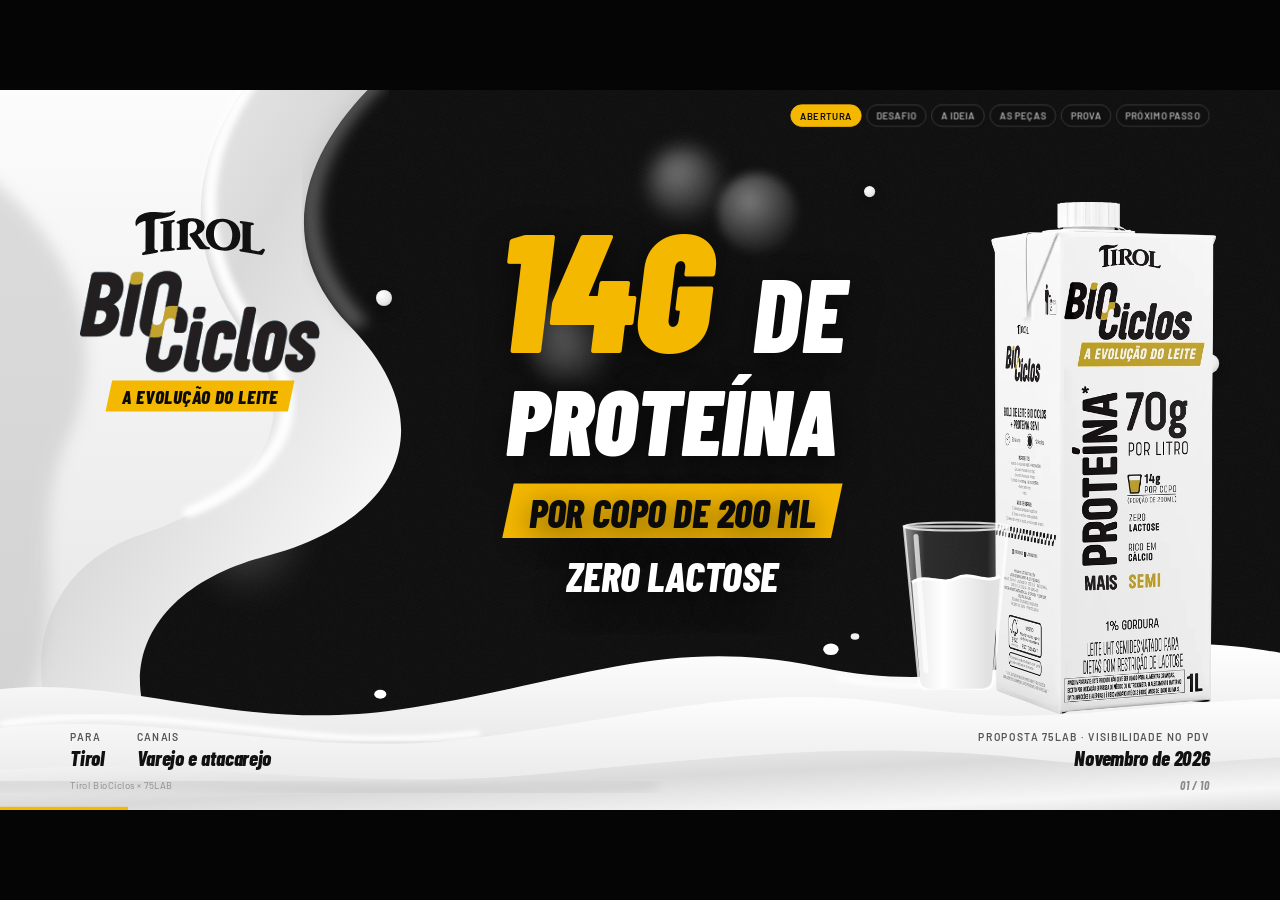
<file: apresentacao/index.html>
<!doctype html>
<html lang="pt-BR">
<head>
<meta charset="utf-8">
<meta name="viewport" content="width=device-width, initial-scale=1">
<title>Tirol × 75LAB · Visibilidade no PDV · Proposta</title>
<meta name="description" content="Proposta da 75LAB para a Tirol: um sistema de PDV que faz o BioCiclos + Proteína ser visto, entendido e escolhido no varejo e no atacarejo.">
<meta name="robots" content="noindex">
<meta property="og:title" content="Tirol BioCiclos × 75LAB · 14 g de proteína por copo">
<meta property="og:description" content="Proposta 75LAB: o sistema de PDV que transforma o benefício do BioCiclos + Proteína em reconhecimento imediato e facilidade de escolha.">
<meta property="og:image" content="../assets/img/packs/biociclos-proteina.webp">
<meta name="theme-color" content="#0b0b0b">
<link rel="preconnect" href="https://fonts.googleapis.com">
<link rel="preconnect" href="https://fonts.gstatic.com" crossorigin>
<link href="https://fonts.googleapis.com/css2?family=Barlow+Condensed:ital,wght@0,600;0,800;1,600;1,700;1,800;1,900&family=Barlow:wght@400;500;600;700&display=swap" rel="stylesheet">
<link rel="stylesheet" href="../assets/css/deck.css?v=20261125r">
<link rel="stylesheet" href="comercial.css?v=20261125r">
</head>
<body>

<!-- elementos gráficos desenhados em SVG (inspirados no KV) -->
<svg width="0" height="0" style="position:absolute" aria-hidden="true">
  <defs>
    <linearGradient id="lg-a" x1="0" y1="0" x2="0" y2="1"><stop offset="0" stop-color="#ffffff"/><stop offset=".5" stop-color="#ececec"/><stop offset="1" stop-color="#c6c6c6"/></linearGradient>
    <linearGradient id="lg-b" x1="0" y1="0" x2="1" y2="1"><stop offset="0" stop-color="#ffffff"/><stop offset=".45" stop-color="#d9d9d9"/><stop offset=".75" stop-color="#f7f7f7"/><stop offset="1" stop-color="#cfcfcf"/></linearGradient>
    <linearGradient id="lg-c" x1="0" y1="0" x2="0" y2="1"><stop offset="0" stop-color="#fdfdfd"/><stop offset="1" stop-color="#e2e2e2"/></linearGradient>
    <linearGradient id="lg-vidro" x1="0" y1="0" x2="1" y2="0"><stop offset="0" stop-color="#fff" stop-opacity=".55"/><stop offset=".2" stop-color="#fff" stop-opacity=".12"/><stop offset=".8" stop-color="#fff" stop-opacity=".08"/><stop offset="1" stop-color="#fff" stop-opacity=".45"/></linearGradient>
    <linearGradient id="lg-leite" x1="0" y1="0" x2="1" y2="0"><stop offset="0" stop-color="#e4e4e4"/><stop offset=".35" stop-color="#ffffff"/><stop offset="1" stop-color="#d6d6d6"/></linearGradient>
    <filter id="f-suave" x="-10%" y="-10%" width="120%" height="120%"><feGaussianBlur stdDeviation="7"/></filter>
    <filter id="f-brilho" x="-10%" y="-10%" width="120%" height="120%"><feGaussianBlur stdDeviation="3"/></filter>
  </defs>
  <symbol id="onda" viewBox="0 0 1600 300" preserveAspectRatio="none">
    <path d="M0,110 C170,50 310,170 520,128 C720,88 830,10 1010,62 C1170,108 1270,36 1410,26 C1510,20 1565,52 1600,46 L1600,300 L0,300Z" fill="url(#lg-a)"/>
    <path d="M0,168 C220,112 390,212 610,172 C830,134 940,82 1120,124 C1290,164 1410,104 1600,112 L1600,300 L0,300Z" fill="url(#lg-c)"/>
    <path d="M60,150 C260,110 400,200 610,165" fill="none" stroke="#fff" stroke-width="9" stroke-linecap="round" opacity=".95" filter="url(#f-brilho)"/>
    <path d="M1030,78 C1170,118 1270,50 1410,40" fill="none" stroke="#fff" stroke-width="7" stroke-linecap="round" opacity=".9" filter="url(#f-brilho)"/>
    <path d="M0,230 C260,190 430,262 690,228 C910,200 1060,176 1260,206 C1410,228 1510,198 1600,202 L1600,300 L0,300Z" fill="url(#lg-b)" opacity=".95"/>
    <path d="M0,250 C300,220 520,280 820,246" fill="none" stroke="#bdbdbd" stroke-width="18" opacity=".35" filter="url(#f-suave)"/>
    <circle cx="1022" cy="34" r="9" fill="#fff"/><circle cx="1050" cy="14" r="5" fill="#f2f2f2"/><circle cx="498" cy="104" r="7" fill="#fff"/><circle cx="1436" cy="10" r="6" fill="#fff"/>
  </symbol>
  <symbol id="redemoinho" viewBox="0 0 600 900" preserveAspectRatio="none">
    <path d="M0,0 L440,0 C340,90 300,210 380,310 C470,420 430,530 300,570 C190,605 150,705 215,805 C245,850 205,885 160,900 L0,900Z" fill="url(#lg-b)"/>
    <path d="M0,0 L310,0 C225,110 220,225 285,325 C345,425 285,505 185,545 C95,580 65,690 115,800 C130,840 90,880 60,900 L0,900Z" fill="url(#lg-c)"/>
    <path d="M0,110 C120,190 160,330 115,440 C75,550 125,650 65,760 L0,800Z" fill="#c4c4c4" opacity=".55" filter="url(#f-suave)"/>
    <path d="M300,20 C230,120 235,230 300,330 C350,410 310,480 230,520" fill="none" stroke="#fff" stroke-width="12" stroke-linecap="round" opacity=".95" filter="url(#f-brilho)"/>
    <path d="M410,30 C330,120 320,220 390,310" fill="none" stroke="#bcbcbc" stroke-width="16" opacity=".45" filter="url(#f-suave)"/>
  </symbol>
  <!-- copo de leite -->
  <symbol id="copo-leite" viewBox="0 0 120 170">
    <path d="M16,62 C30,52 46,66 60,58 C74,50 90,64 104,56 L96,160 C95,166 90,168 84,168 L36,168 C30,168 25,166 24,160Z" fill="url(#lg-leite)"/>
    <path d="M16,62 C30,52 46,66 60,58 C74,50 90,64 104,56" fill="none" stroke="#fff" stroke-width="3"/>
    <path d="M8,6 L112,6 L97,162 C96,168 90,170 84,170 L36,170 C30,170 24,168 23,162Z" fill="url(#lg-vidro)" stroke="#fff" stroke-opacity=".75" stroke-width="2.5"/>
    <path d="M20,16 L30,150" stroke="#fff" stroke-opacity=".7" stroke-width="5" stroke-linecap="round"/>
    <ellipse cx="60" cy="6" rx="52" ry="4" fill="none" stroke="#fff" stroke-opacity=".8" stroke-width="2"/>
  </symbol>
  <!-- ícones (traço) -->
  <symbol id="i-olho" viewBox="0 0 48 48"><path d="M3 24s8-14 21-14 21 14 21 14-8 14-21 14S3 24 3 24z" fill="none" stroke="currentColor" stroke-width="3.5" stroke-linejoin="round"/><circle cx="24" cy="24" r="7" fill="currentColor"/></symbol>
  <symbol id="i-lamp" viewBox="0 0 48 48"><path d="M24 5a14 14 0 0 0-8 25.5c1.5 1.2 2.5 3 2.5 5V37h11v-1.5c0-2 1-3.8 2.5-5A14 14 0 0 0 24 5z" fill="none" stroke="currentColor" stroke-width="3.5" stroke-linejoin="round"/><path d="M18 42h12" stroke="currentColor" stroke-width="3.5" stroke-linecap="round"/></symbol>
  <symbol id="i-carrinho" viewBox="0 0 48 48"><path d="M4 7h6l5 24h24l4-16H13" fill="none" stroke="currentColor" stroke-width="3.5" stroke-linejoin="round" stroke-linecap="round"/><circle cx="18" cy="39" r="3.5" fill="currentColor"/><circle cx="35" cy="39" r="3.5" fill="currentColor"/></symbol>
  <symbol id="i-copo" viewBox="0 0 48 48"><path d="M10 6h28l-3.5 36h-21z" fill="none" stroke="currentColor" stroke-width="3.5" stroke-linejoin="round"/><path d="M12.5 20h23l-2 21h-19z" fill="currentColor"/></symbol>
  <symbol id="i-longe" viewBox="0 0 48 48"><path d="M4 24h40M36 16l8 8-8 8M12 16l-8 8 8 8" fill="none" stroke="currentColor" stroke-width="3.5" stroke-linecap="round" stroke-linejoin="round"/></symbol>
  <symbol id="i-mao" viewBox="0 0 48 48"><path d="M16 26V10a3 3 0 0 1 6 0v12V7a3 3 0 0 1 6 0v15V10a3 3 0 0 1 6 0v18c0 9-5 15-13 15-6 0-9-3-12-8l-4-7a3 3 0 0 1 5-3l4 5" fill="none" stroke="currentColor" stroke-width="3.2" stroke-linecap="round" stroke-linejoin="round"/></symbol>
  <symbol id="i-stopper" viewBox="0 0 48 48"><path d="M4 30h40" stroke="currentColor" stroke-width="3.5" stroke-linecap="round"/><rect x="18" y="8" width="14" height="22" rx="2" fill="none" stroke="currentColor" stroke-width="3.5"/><path d="M25 30v10" stroke="currentColor" stroke-width="3.5"/></symbol>
  <symbol id="i-regua" viewBox="0 0 48 48"><rect x="3" y="18" width="42" height="12" rx="2" fill="none" stroke="currentColor" stroke-width="3.5"/><path d="M11 18v6M19 18v4M27 18v6M35 18v4" stroke="currentColor" stroke-width="3"/></symbol>
  <symbol id="i-wobbler" viewBox="0 0 48 48"><path d="M24 4v14" stroke="currentColor" stroke-width="3.5" stroke-linecap="round"/><circle cx="24" cy="30" r="13" fill="none" stroke="currentColor" stroke-width="3.5"/><path d="M18 30h12" stroke="currentColor" stroke-width="3.5" stroke-linecap="round"/></symbol>
  <symbol id="i-preco" viewBox="0 0 48 48"><path d="M26 5h15v15L21 40 6 25z" fill="none" stroke="currentColor" stroke-width="3.5" stroke-linejoin="round"/><circle cx="34" cy="13" r="3" fill="currentColor"/></symbol>
  <symbol id="i-testeira" viewBox="0 0 48 48"><rect x="4" y="5" width="40" height="12" rx="2" fill="currentColor"/><path d="M8 17v26M40 17v26M8 27h32M8 37h32" stroke="currentColor" stroke-width="3.5"/></symbol>
  <symbol id="i-ponta" viewBox="0 0 48 48"><path d="M12 4h24v40H12z" fill="none" stroke="currentColor" stroke-width="3.5"/><path d="M12 14h24" stroke="currentColor" stroke-width="6"/><path d="M12 24h24M12 34h24" stroke="currentColor" stroke-width="3"/></symbol>
  <symbol id="i-caixa" viewBox="0 0 48 48"><path d="M14 4h14l6 8v32H14z" fill="none" stroke="currentColor" stroke-width="3.5" stroke-linejoin="round"/><rect x="21" y="2" width="6" height="4" fill="currentColor"/><path d="M18 22h12M18 30h8" stroke="currentColor" stroke-width="3.5" stroke-linecap="round"/></symbol>
  <symbol id="i-cereal" viewBox="0 0 48 48"><path d="M5 22h38c0 11-8 19-19 19S5 33 5 22z" fill="none" stroke="currentColor" stroke-width="3.5" stroke-linejoin="round"/><circle cx="16" cy="17" r="3" fill="currentColor"/><circle cx="25" cy="15" r="3" fill="currentColor"/><circle cx="33" cy="18" r="3" fill="currentColor"/></symbol>
  <symbol id="i-vitamina" viewBox="0 0 48 48"><path d="M12 14h24l-3 30H15z" fill="none" stroke="currentColor" stroke-width="3.5" stroke-linejoin="round"/><path d="M27 14l6-11" stroke="currentColor" stroke-width="3.5" stroke-linecap="round"/><path d="M14 24h20" stroke="currentColor" stroke-width="3"/></symbol>
  <symbol id="i-cafe" viewBox="0 0 48 48"><path d="M7 16h28v14a12 12 0 0 1-12 12h-4A12 12 0 0 1 7 30z" fill="none" stroke="currentColor" stroke-width="3.5"/><path d="M35 20h3a5 5 0 0 1 0 10h-3" fill="none" stroke="currentColor" stroke-width="3.5"/><path d="M15 4c-2 3 2 5 0 8M23 4c-2 3 2 5 0 8" fill="none" stroke="currentColor" stroke-width="3" stroke-linecap="round"/></symbol>
  <symbol id="i-ferramenta" viewBox="0 0 48 48"><path d="M30 6a10 10 0 0 0-9 14L6 35l7 7 15-15a10 10 0 0 0 14-9l-6 6-6-2-2-6z" fill="none" stroke="currentColor" stroke-width="3.5" stroke-linejoin="round"/></symbol>
  <symbol id="i-recarga" viewBox="0 0 48 48"><path d="M40 24a16 16 0 1 1-5-11.6M40 6v10H30" fill="none" stroke="currentColor" stroke-width="3.5" stroke-linecap="round" stroke-linejoin="round"/></symbol>
  <symbol id="i-leve" viewBox="0 0 48 48"><path d="M6 40C10 18 24 8 42 6c-2 18-12 32-34 36" fill="none" stroke="currentColor" stroke-width="3.5" stroke-linejoin="round"/><path d="M8 40L28 20" stroke="currentColor" stroke-width="3.5" stroke-linecap="round"/></symbol>
  <symbol id="i-troca" viewBox="0 0 48 48"><path d="M8 16h30l-7-7M40 32H10l7 7" fill="none" stroke="currentColor" stroke-width="3.5" stroke-linecap="round" stroke-linejoin="round"/></symbol>
  <symbol id="i-plano" viewBox="0 0 48 48"><path d="M4 14l20-8 20 8-20 8z M4 24l20 8 20-8 M4 34l20 8 20-8" fill="none" stroke="currentColor" stroke-width="3.2" stroke-linejoin="round"/></symbol>
</svg>

<div id="stage" aria-live="polite">

  <header id="topo">
    <div class="marcas"><img src="../assets/img/logos/tirol-preto.svg" alt="Tirol"><span>×</span><img class="lab" src="../assets/img/logos/75lab-logo-preto.svg" alt="75LAB"></div>
    <nav id="trilha" aria-label="Capítulos"></nav>
  </header>
  <div class="zona ant" aria-hidden="true"></div>
  <div class="zona prox" aria-hidden="true"></div>

    <section class="slide capa dark" id="capa" data-cap="Abertura" data-title="Tirol BioCiclos × 75LAB">
    <svg class="leite lado" aria-hidden="true" style="--p:-10"><use href="#redemoinho"/></svg>
    <svg class="leite baixo" aria-hidden="true" style="height:240px"><use href="#onda"/></svg>
    <span class="gota flut" style="--p:40;left:470px;top:250px;width:20px;height:20px"></span>
    <span class="gota flut d2" style="--p:40;left:1080px;top:120px;width:14px;height:14px"></span>
    <span class="gota flut d3" style="--p:40;left:1500px;top:330px;width:24px;height:24px"></span>
    <div class="lock rv" style="--p:-14">
      <img class="t" src="../assets/img/logos/tirol-preto.svg" alt="Tirol">
      <img class="b so-desk" src="../assets/img/logos/biociclos-preto.png" alt="BioCiclos"><img class="b so-m" src="../assets/img/logos/biociclos-branco.png" alt="BioCiclos">
      <div class="tag-evo"><span>A evolução do leite</span></div>
    </div>
    <div class="kvtxt rv" style="--p:-8">
      <span class="n">14G <small>DE</small></span>
      <span class="p">Proteína</span>
      <span class="faixa"><span>Por copo de 200 ml</span></span>
      <span class="zl">Zero lactose</span>
    </div>
    <img class="pack rv flut zoomavel" style="--p:22" src="../assets/img/packs/biociclos-proteina.webp" alt="Embalagem Tirol BioCiclos + Proteína, 1 litro">
    <svg class="copo rv" style="--p:34" viewBox="0 0 120 170" aria-hidden="true"><use href="#copo-leite"/></svg>
    <div class="meta rv">
      <div>Para<b>Tirol</b></div>
      <div>Canais<b>Varejo e atacarejo</b></div>
      <div class="prop">Proposta 75LAB · Visibilidade no PDV<b>Novembro de 2026</b></div>
    </div>
    <aside class="roteiro">Obrigado pelo tempo. Vocês nos pediram materiais para dar mais visibilidade ao BioCiclos + Proteína no varejo e no atacarejo. A nossa resposta cabe nesta tela: 14 g de proteína por copo de 200 ml, zero lactose, com a cara do BioCiclos. Em seguida: o desafio, por que agora, a ideia, as peças no PDV, como provamos e o próximo passo.</aside>
  </section>

  <section class="slide" id="quem" data-cap="Abertura" data-title="Quem é a 75LAB">
    <span class="marca-dagua" aria-hidden="true" style="--p:-30">75</span>
    <div class="quem-grid">
      <div>
        <p class="eyebrow rv"><span>Quem somos</span></p>
        <h2 class="rv" style="font-size:78px">Não somos agência. <em>Somos aceleradora de trade.</em></h2>
        <div class="fluxo-75 rv"><span>Intenção</span><span>Imersão</span><span>Solução</span><span>Execução</span><span class="ok">Resultado</span></div>
      </div>
      <div class="nums rv">
        <div><b><span data-conta="95">95</span><small>%</small></b><span>projetos aprovados</span></div>
        <div><b>−<span data-conta="25">25</span><small>%</small></b><span>no custo de produção</span></div>
        <div><b><span data-conta="15">15</span> mil<small>+</small></b><span>PDVs positivados</span></div>
        <div><b><span data-conta="15">15</span><small>+</small></b><span>anos de trade</span></div>
      </div>
    </div>
    <div class="logos rv" style="margin-top:20px">
      <div><img src="../assets/img/clientes/parmalat.png" alt="Parmalat"></div>
      <div><img src="../assets/img/clientes/polenghi.png" alt="Polenghi"></div>
      <div><img src="../assets/img/clientes/3coracoes.png" alt="3 Corações"></div>
      <div><img src="../assets/img/clientes/unilever.png" alt="Unilever"></div>
      <div><img src="../assets/img/clientes/hersheys.png" alt="Hershey’s"></div>
      <div><img src="../assets/img/clientes/seara.png" alt="Seara"></div>
      <div><img src="../assets/img/clientes/madalena.png" alt="Madalena"></div>
    </div>
    <aside class="roteiro">Antes da proposta, quem somos. A 75LAB não é uma agência tradicional, é uma aceleradora de trade: partimos da intenção da marca, fazemos imersão, desenhamos a solução, executamos e entregamos resultado. São 95% dos projetos aprovados, até 25% a menos no custo de produção, mais de 15 mil pontos de venda positivados e mais de 15 anos de trade. E conhecemos bem o corredor de lácteos: Parmalat, Polenghi e 3 Corações estão na nossa carteira.</aside>
  </section>

  <section class="slide dark" id="desafio" data-cap="Desafio" data-title="O desafio">
    <p class="eyebrow rv"><span>O desafio</span></p>
    <p class="frase rv" style="font-size:46px;color:#fff;max-width:1400px">O shopper está aberto a um leite com mais proteína, mas <em>não consegue perceber, entender e justificar</em> essa escolha enquanto compra leite.</p>
    <div class="corpo">
      <div class="desaf">
        <div class="desaf-esq">
          <div class="dp rv"><svg class="ico"><use href="#i-olho"/></svg><div><h3>Ser visto</h3><p>A caixa branca se perde entre outras caixas claras.</p></div></div>
          <div class="dp rv"><svg class="ico"><use href="#i-lamp"/></svg><div><h3>Ser entendido</h3><p>“70 g por litro” exige conta. A porção do dia a dia não.</p></div></div>
          <div class="dp rv"><svg class="ico"><use href="#i-carrinho"/></svg><div><h3>Ser escolhido</h3><p>Leite é compra no automático, e o preço é comparado.</p></div></div>
        </div>
        <div class="desaf-dir rv">
          <div class="desaf-stats">
            <div><b>+<span data-conta="12">12</span><small>%</small></b><span>em valor para produtos com proteína adicionada</span></div>
            <div><b><span data-conta="21">21</span><small>%</small></b><span>dos lares já compram (12,8 milhões)</span></div>
          </div>
          <h4>Proteína por copo de 200 ml · leite UHT 1 L</h4>
          <div class="barras">
            <div class="barra tirol"><div class="nome">Tirol BioCiclos<small>+ Proteína · zero lactose</small></div><div class="trilho"><div class="val" style="width:100%">14 g</div></div></div>
            <div class="barra"><div class="nome">Camponesa<small>Proteína Zero Lactose</small></div><div class="trilho"><div class="val" style="width:100%">14 g</div></div></div>
            <div class="barra"><div class="nome">Itambé<small>Protein · zero lactose</small></div><div class="trilho"><div class="val" style="width:71.4%">10 g</div></div></div>
            <div class="barra"><div class="nome">Piracanjuba<small>Zero Lactose +Protein</small></div><div class="trilho"><div class="val" style="width:71.4%">10 g</div></div></div>
          </div>
          <p class="desaf-ins"><svg class="ico"><use href="#i-lamp"/></svg>Quando todos falam de proteína, o número sozinho deixa de diferenciar.</p>
        </div>
      </div>
      <p class="nota rv" style="margin-top:0">Worldpanel by Numerator, 13/10/2026 (proteína adicionada em diversas categorias, não só leite UHT); páginas oficiais de produto, consultadas em 19/11/2026.</p>
    </div>
    <aside class="roteiro">O pedido foi de réguas, stoppers e testeiras, mas o problema não é falta de material. O shopper até está aberto a um leite com mais proteína, mas no corredor ele compra leite no automático. Então temos três tarefas: ser visto, porque a caixa branca se perde entre outras caixas claras; ser entendido, porque 70 g por litro exige conta; e ser escolhido, porque o preço é comparado. E o momento é este: produtos com proteína adicionada cresceram 12% em valor e já estão em 21% dos lares, segundo a Worldpanel. Só que a gôndola ficou cheia de proteína: a Camponesa comunica os mesmos 14 g por copo; Itambé e Piracanjuba, 10 g. O número sozinho não diferencia. O que diferencia é a Tirol ser dona da associação entre marca, benefício e presença na gôndola.</aside>
  </section>

  <section class="slide dark" id="ideia" data-cap="A ideia" data-title="A ideia">
    <svg class="leite baixo" aria-hidden="true" style="height:190px"><use href="#onda"/></svg>
    <p class="eyebrow rv"><span>A ideia</span></p>
    <h2 class="rv">Traduzir o benefício para <em>o copo de todo dia</em>.</h2>
    <div class="corpo">
      <div class="split" style="grid-template-columns:1fr 1.05fr;gap:50px;align-items:center">
        <div>
          <div class="traduz2 rv">
            <div class="de"><span class="num">70 g</span><small>por litro</small></div>
            <div class="seta">→</div>
            <svg class="copo flut" viewBox="0 0 120 170" aria-hidden="true"><use href="#copo-leite"/></svg>
            <div class="para">14 g<small>por copo de 200 ml</small></div>
          </div>
          <p class="rv" style="margin-top:24px;max-width:600px">O mesmo benefício da embalagem, na medida que o consumidor vive. Sempre “14 g” junto de “200 ml”, com <b style="color:#fff">zero lactose</b> como apoio.</p>
        </div>
        <div class="camadas">
          <div class="c1 rv"><h4>Mensagem principal</h4><div><div class="t">14 g no seu dia</div><p>Proteína na porção cotidiana, sem linguagem de academia.</p></div></div>
          <div class="rv"><h4>Reconhecimento</h4><div><div class="t">A evolução do leite</div><p>O território BioCiclos liga o PDV à linha e à embalagem.</p></div></div>
          <div class="rv"><h4>Camada funcional</h4><div><div class="t">Escolha sem dúvidas</div><p>Produto, benefício e preço numa única área de decisão.</p></div></div>
        </div>
      </div>
    </div>
    <aside class="roteiro">A ideia começa por uma tradução. A embalagem diz 70 g por litro, o que está correto, mas pede conta. Ninguém bebe um litro de uma vez; as pessoas bebem um copo. Então a mensagem do PDV é 14 g por copo de 200 ml, sempre com a porção junto do número, e zero lactose como apoio. Em cima disso, três camadas: a mensagem principal, 14 g no seu dia; o reconhecimento, com o território que a linha já tem, A evolução do leite; e a camada funcional, a escolha sem dúvidas, com produto, benefício e preço na mesma área de decisão.</aside>
  </section>

  <section class="slide dark" id="pecas" data-cap="As peças" data-title="As peças">
    <svg class="leite baixo" aria-hidden="true" style="height:170px"><use href="#onda"/></svg>
    <span class="gota flut" style="--p:40;left:820px;top:170px;width:16px;height:16px"></span>
    <span class="gota flut d2" style="--p:40;left:1470px;top:640px;width:22px;height:22px"></span>
    <div class="pecas-intro">
      <div class="pi-txt">
        <p class="eyebrow rv"><span>As peças</span></p>
        <h2 class="rv" style="font-size:84px;line-height:1">Do corredor <em>à mão do shopper</em>.</h2>
        <p class="rv" style="margin-top:18px;max-width:560px">Sete peças com a mesma linguagem do KV, pensadas para cada distância de leitura e para a operação real da loja.</p>
        <div class="pi-grupos rv">
          <div><span class="pi-dist"><svg class="ico"><use href="#i-mao"/></svg> Varejo · de perto</span>
            <ul><li><i>1</i>Display retrátil</li><li><i>2</i>Wobblers de ocasião</li><li><i>3</i>Stopper 3D</li><li><i>4</i>Régua de gôndola</li></ul></div>
          <div><span class="pi-dist"><svg class="ico"><use href="#i-longe"/></svg> Atacarejo · de longe</span>
            <ul><li><i>5</i>Testeira sobre o volume</li><li><i>6</i>Ponta de gôndola</li><li><i>7</i>Display caixa de leite</li></ul></div>
        </div>
      </div>
      <div class="pi-colagem" aria-hidden="true">
        <figure class="slot foto f1 rv" data-slot="testeira-atacarejo" style="--p:10"><div class="vazio"></div></figure>
        <figure class="slot foto f2 rv" data-slot="display-retratil-aberto" style="--p:26"><div class="vazio"></div></figure>
        <figure class="slot foto f3 rv" data-slot="ponta-gondola" style="--p:16"><div class="vazio"></div></figure>
        <figure class="slot foto f4 rv" data-slot="stopper-copo" style="--p:34"><div class="vazio"></div></figure>
        <div class="pi-selo rv" style="--p:44"><b>7</b><span>peças<br>2 canais<br>3 kits</span></div>
      </div>
    </div>
    <aside class="roteiro">Agora, as peças. São sete, todas com a mesma linguagem do key visual, e cada uma pensada para uma distância de leitura. No varejo, de perto: o display retrátil, os wobblers de ocasião, o stopper 3D e a régua de gôndola. No atacarejo, de longe: a testeira sobre o volume, a ponta de gôndola e o display em forma de caixa de leite. Elas se combinam em três kits, conforme o tamanho e o potencial de cada loja. Vamos ver uma a uma.</aside>
  </section>

  <section class="slide" id="varejo-1" data-cap="As peças" data-title="Varejo: display retrátil e wobblers">
    <p class="eyebrow rv"><span>Varejo · na prateleira</span></p>
    <h2 class="rv">Convidar a mão e <em>mostrar o dia a dia</em>.</h2>
    <div class="corpo">
      <div class="v1">
        <div class="col rv"><figure class="slot" data-slot="display-retratil-aberto"><span class="num">1</span><figcaption class="y"><span>Display retrátil</span></figcaption><div class="vazio"><b>Display retrátil</b></div></figure><p><b>Puxe e descubra</b>Fechado no trilho, sinaliza os 14 g. Puxado, mostra usos, zero lactose, cálcio e 1% de gordura. Recolhe sozinho.</p></div>
        <div class="col rv"><figure class="slot contain" data-slot="wobblers" style="background:#e9e9e5"><span class="num">2</span><figcaption><span>Wobblers de ocasião</span></figcaption><div class="vazio"><b>Wobblers</b></div></figure><p><b>Proteína na rotina</b>No café da manhã, na vitamina e no café com leite: os 14 g entram no hábito de quem já compra leite.</p></div>
        <div class="col rv"><figure class="slot" data-slot="wobblers-gondola"><figcaption class="y"><span>Aplicados</span></figcaption><div class="vazio"><b>Wobblers aplicados</b></div></figure><p><b>No trilho de preço</b>Em ziguezague pelo bloco, de frente para o shopper, sem cobrir etiquetas.</p></div>
      </div>
    </div>
    <aside class="roteiro">No varejo, começamos pela prateleira, com duas peças. O display retrátil: fechado, é uma mini embalagem BioCiclos no trilho, ao lado do preço, com o copo dos 14 g; quando o shopper puxa, a tira mostra café da manhã, vitamina e café com leite, com zero lactose, cálcio e 1% de gordura, e ao soltar ele recolhe sozinho. E os wobblers de ocasião, que mostram onde os 14 g entram no dia, para quem compra leite por hábito. Na gôndola, ficam no trilho de preço, em ziguezague, de frente para o shopper e sem cobrir as etiquetas.</aside>
  </section>

  <section class="slide dark" id="varejo-2" data-cap="As peças" data-title="Varejo: stopper 3D e régua">
    <p class="eyebrow rv"><span>Varejo · no bloco</span></p>
    <h2 class="rv">Parar o olhar e transformar a gôndola <em>em bloco de marca</em>.</h2>
    <div class="corpo">
      <div class="v2">
        <div class="col rv"><figure class="slot" data-slot="stopper-copo"><span class="num">3</span><figcaption class="y"><span>Stopper 3D</span></figcaption><div class="vazio"><b>Stopper 3D</b></div></figure><p><b>A embalagem serve o copo</b>A porção de 200 ml vira imagem, sem cobrir o preço.</p></div>
        <div class="col2">
          <figure class="slot rv" data-slot="regua-gondola"><span class="num">4</span><figcaption class="y"><span>Régua de gôndola</span></figcaption><div class="vazio"><b>Régua de gôndola</b></div></figure>
          <div class="anat rv" aria-label="Esquema da régua: logotipo BioCiclos, faixa 14 g de proteína por copo de 200 ml e três claims menores">
            <div class="a-lg"><img src="../assets/img/logos/biociclos-branco.png" alt=""></div>
            <div class="a-fx"><span>14G de proteína por copo de 200 ml</span></div>
            <div class="a-cl"><span>Zero lactose</span><span>1% de gordura</span><span>Rico em cálcio</span></div>
          </div>
          <p class="rv v2-txt">Régua contínua no trilho do porta-preço: a faixa preta separa o BioCiclos das caixas claras. Os 14 g dominam; os três claims apoiam, menores. Etiquetas de preço sempre visíveis.</p>
        </div>
      </div>
    </div>
    <aside class="roteiro">Ainda no varejo, duas peças que trabalham o bloco. O stopper 3D, em que a embalagem serve o copo: a porção de 200 ml vira imagem e a etiqueta de preço continua livre. E a régua de gôndola, que transforma três prateleiras em um bloco de marca: corre contínua no trilho do porta-preço e cria uma faixa preta que separa o BioCiclos das caixas claras ao redor. A hierarquia é clara: primeiro a marca, depois os 14 g de proteína por copo de 200 ml, e três claims menores de apoio, zero lactose, 1% de gordura e rico em cálcio.</aside>
  </section>

  <section class="slide" id="atacarejo" data-cap="As peças" data-title="Atacarejo e lojas estratégicas">
    <p class="eyebrow rv"><span>Atacarejo e lojas estratégicas</span></p>
    <h2 class="rv">A mensagem precisa <em>chegar antes do shopper</em>.</h2>
    <div class="corpo">
      <div class="ata">
        <figure class="slot s1 rv" data-slot="testeira-atacarejo"><figcaption class="y"><span>Testeira sobre o volume</span></figcaption><div class="vazio"><b>Testeira de atacarejo</b>assets/img/mpdv/testeira-atacarejo.jpg</div></figure>
        <figure class="slot s2 rv" data-slot="ponta-gondola"><figcaption><span>Ponta de gôndola</span></figcaption><div class="vazio"><b>Ponta de gôndola</b>assets/img/mpdv/ponta-gondola.jpg</div></figure>
        <figure class="slot s3 rv" data-slot="display-chao"><figcaption class="y"><span>Display caixa de leite</span></figcaption><div class="vazio"><b>Display caixa de leite</b>assets/img/mpdv/display-chao.jpg</div></figure>
        <div class="txt">
          <div class="card preto rv"><span class="k">Leitura a 5–8 m</span><p>Tirol BioCiclos, 14 g por copo e zero lactose: o KV no tamanho do corredor.</p></div>
          <div class="card rv"><span class="k">Reposição livre</span><p>Não bloqueia mercadoria nem reabastecimento; respeita empilhamento e regras da rede.</p></div>
          <div class="card rv"><span class="k">Preço à vista</span><p>Embalagens e preço da loja continuam visíveis.</p></div>
          <div class="card rv"><span class="k">Cluster A</span><p>Ponta e display entram onde há espaço negociado e volume que justifique.</p></div>
        </div>
      </div>
    </div>
    <aside class="roteiro">No atacarejo, a lógica muda: o corredor é maior, o produto está em volume e o shopper decide andando. A mensagem precisa chegar antes dele. A testeira leva o key visual para o tamanho do corredor, lida de cinco a oito metros, sem bloquear mercadoria nem reposição e com o preço visível. Nas lojas estratégicas, onde há espaço negociado, o bloco cresce: a ponta de gôndola com o KV completo e o display em forma de caixa de leite, que transforma o próprio produto em ponto de venda.</aside>
  </section>

  <section class="slide" id="prova" data-cap="Prova" data-title="Escala e prova">
    <p class="eyebrow rv"><span>Escala e prova</span></p>
    <h2 class="rv">O kit certo para cada loja. <em>E a prova antes de escalar.</em></h2>
    <div class="corpo">
      <div class="esc">
        <div class="esc-kits">
          <div class="kt a rv"><span class="lt">A</span><div><h3>Estratégico</h3><p>Ponta de gôndola, display caixa de leite, testeira, régua, display retrátil e wobblers.</p></div></div>
          <div class="kt rv"><span class="lt">B</span><div><h3>Intermediário</h3><p>Display retrátil, stopper 3D, wobblers e régua.</p></div></div>
          <div class="kt rv"><span class="lt">C</span><div><h3>Compacto</h3><p>Display retrátil, régua curta e suporte de preço.</p></div></div>
          <p class="esc-op rv"><svg class="ico"><use href="#i-ferramenta"/></svg>Instala sem ferramenta, porta-preço livre, reposição sem desmontar.</p>
        </div>
        <div class="esc-prova">
          <div class="dist-mini rv">
            <div><b>5 m</b><span>Reconhece?</span></div>
            <div><b>1 m</b><span>Entende?</span></div>
            <div><b>0 m</b><span>Escolhe?</span></div>
          </div>
          <div class="pil rv">
            <h3>Piloto: teste × controle</h3>
            <div class="grupos">
            <div><small>Com o sistema</small><div class="lojas ativa"><i></i><i></i><i></i><i></i><i></i><i></i><i></i><i></i></div></div>
            <div><small>Sem alteração</small><div class="lojas"><i></i><i></i><i></i><i></i><i></i><i></i><i></i><i></i></div></div>
          </div>
            <p>Sell-out, giro, presença, ruptura e compreensão do benefício, controlando preço, estoque e promoções. Metas definidas <b style="color:var(--y)">depois do baseline</b>.</p>
          </div>
        </div>
      </div>
    </div>
    <aside class="roteiro">Para escalar, nem toda loja recebe tudo. Três kits: A, as lojas estratégicas, com ponta de gôndola, display caixa de leite, testeira e as peças de prateleira; B, as intermediárias, com display retrátil, stopper, wobblers e régua; C, as compactas, com display retrátil e régua curta. Todas instalam sem ferramenta, deixam o preço livre e não atrapalham a reposição. E provamos antes de escalar: testamos a leitura a cinco metros, a um metro e na mão, e rodamos um piloto com lojas teste e controle, medindo sell-out, giro, presença, ruptura e compreensão do benefício. As metas a gente define depois de conhecer o baseline.</aside>
  </section>

  <section class="slide dark" id="proximo" data-cap="Próximo passo" data-title="Próximo passo">
    <svg class="leite baixo" aria-hidden="true" style="height:230px"><use href="#onda"/></svg>
    <p class="eyebrow rv"><span>Próximo passo</span></p>
    <h2 class="rv">A oportunidade não está na peça mais chamativa. <em>Está no sistema que faz a Tirol ser escolhida.</em></h2>
    <div class="corpo" style="gap:18px">
      <div class="trilha7 rv">
        <div class="on"><i>01</i>Descoberta</div><div><i>02</i>Estratégia</div><div><i>03</i>Criação</div><div><i>04</i>Protótipo</div><div><i>05</i>Piloto</div><div><i>06</i>Aprendizado</div><div class="on"><i>07</i>Escala</div>
      </div>
      <h4 class="rv" style="color:#9a9a9a">Para começar, precisamos de</h4>
      <div class="pedimos rv">
        <div><span><b>Fotos e vídeo do PDV</b>Dos dois canais.</span></div>
        <div><span><b>Medidas e planogramas</b>Prateleiras e volumes.</span></div>
        <div><span><b>Claims aprovados</b>Rótulo e textos vigentes.</span></div>
        <div><span><b>Arquivos oficiais</b>Logos e embalagem aberta.</span></div>
        <div><span><b>Regras das redes</b>Fixação e reposição.</span></div>
        <div><span><b>Orçamento</b>Custo-alvo por cluster.</span></div>
        <div><span><b>Preço e abastecimento</b>Referências por rede.</span></div>
        <div><span><b>Critérios do piloto</b>Lojas e janela de avaliação.</span></div>
      </div>
    </div>
    <div class="fim">
      <div class="cta rv"><a class="prim" href="https://wa.me/5511983982803?text=Ol%C3%A1!%20Vi%20a%20proposta%20da%2075LAB%20para%20Tirol%20BioCiclos%20e%20quero%20conversar%20sobre%20os%20pr%C3%B3ximos%20passos." target="_blank" rel="noopener"><span>Conversar com a 75LAB</span></a></div>
      <p class="contatos rv" style="text-align:right"><b>Vanessa Perciani</b><br><a href="mailto:vanessa.perciani@75lab.com.br">vanessa.perciani@75lab.com.br</a><br><a href="tel:+5511983982803">(11) 98398-2803</a></p>
    </div>
    <aside class="roteiro">Fechando. A oportunidade não está na peça mais chamativa, está num sistema que faz o shopper identificar a Tirol, entender o benefício e encontrar o produto sem esforço. O caminho tem sete etapas, com aprovação de vocês em cada uma: descoberta, estratégia, criação, protótipo, piloto, aprendizado e escala. Para começar, precisamos de fotos e medidas das lojas, claims aprovados, arquivos oficiais, regras das redes, orçamento e os critérios do piloto. O botão leva direto ao nosso WhatsApp.</aside>
  </section>

  <footer id="rodape"><span id="tit"></span><span class="num" id="num"></span></footer>
  <div id="barra"></div>

  <div id="fala" role="note" aria-label="Roteiro de fala"><h4>Roteiro de fala · tecla N</h4><p></p></div>

  <div class="indice" id="indice" role="dialog" aria-label="Índice">
    <h3>Índice · Tirol BioCiclos × 75LAB</h3>
    <div class="cols"></div>
    <p class="dica">← → navegam · M abre e fecha este índice · N roteiro de fala · F tela cheia · Home / End</p>
  </div>
</div>
<script>
/* imagens dos MPDVs: procura assets/img/mpdv/<nome>.(webp|jpg|jpeg|png); sem a imagem, mostra o espaço reservado */
document.querySelectorAll('.slot[data-slot]').forEach(fig => {
  const exts = ['webp', 'jpg', 'jpeg', 'png'];
  const tenta = i => {
    if (i >= exts.length) return;
    const img = new Image();
    img.alt = fig.querySelector('.vazio b')?.textContent || '';
    img.onload = () => { fig.prepend(img); fig.classList.add('ok'); };
    img.onerror = () => tenta(i + 1);
    img.src = `../assets/img/mpdv/${fig.dataset.slot}.${exts[i]}`;
  };
  tenta(0);
});
</script>
<script>
/* profundidade: gotas fora de foco, paralaxe com o mouse e números que contam */
(() => {
  const html = document.documentElement, stage = document.getElementById('stage');
  if (html.classList.contains('m')) return;
  const rnd = (n => () => (n = (n * 9301 + 49297) % 233280) / 233280)(7);
  document.querySelectorAll('.slide').forEach(sl => {
    for (let k = 0; k < 6; k++) {
      const b = document.createElement('span'), sz = 30 + rnd() * 140, perto = k > 3;
      b.className = 'bokeh'; b.setAttribute('aria-hidden', 'true');
      b.style.cssText = `width:${sz}px;height:${sz}px;left:${rnd() * 100}%;top:${rnd() * 100}%;--b:${perto ? 16 + rnd() * 10 : 4 + rnd() * 8}px;--p:${perto ? 46 : 12};opacity:${perto ? .5 : .8}`;
      sl.prepend(b);
    }
  });
  addEventListener('mousemove', e => {
    stage.style.setProperty('--mx', (e.clientX / innerWidth * 2 - 1).toFixed(3));
    stage.style.setProperty('--my', (e.clientY / innerHeight * 2 - 1).toFixed(3));
  });
  const conta = sl => sl.querySelectorAll('[data-conta]').forEach(el => {
    if (html.classList.contains('static')) return;
    const alvo = +el.dataset.conta, t0 = performance.now() + 500, dur = 1100;
    const passo = t => { const k = Math.min(1, Math.max(0, (t - t0) / dur)); el.textContent = Math.round(alvo * (1 - Math.pow(1 - k, 3))); if (k < 1) requestAnimationFrame(passo); };
    el.textContent = '0'; requestAnimationFrame(passo);
  });
  document.addEventListener('deck:slide', e => conta(e.detail.slide));
})();
</script>
<div id="zoom" role="dialog" aria-modal="true" aria-label="Imagem ampliada" hidden><img alt=""><p></p><button type="button" aria-label="Fechar">×</button></div>
<script>
/* ampliar imagens ao clicar */
(() => {
  const z = document.getElementById('zoom'), zi = z.querySelector('img'), zp = z.querySelector('p');
  const abrir = (src, alt) => { zi.src = src; zi.alt = alt || ''; zp.textContent = alt || ''; z.hidden = false; requestAnimationFrame(() => z.classList.add('on')); };
  const fechar = () => { z.classList.remove('on'); setTimeout(() => { z.hidden = true; zi.src = ''; }, 250); };
  document.addEventListener('click', e => {
    if (!z.hidden) { fechar(); return; }
    const fig = e.target.closest('.slot.ok, .zoomavel');
    if (!fig) return;
    const img = fig.matches('img') ? fig : fig.querySelector('img');
    if (!img) return;
    e.preventDefault(); e.stopPropagation();
    const cap = fig.querySelector?.('figcaption')?.textContent || img.alt;
    abrir(img.currentSrc || img.src, cap);
  }, true);
  addEventListener('keydown', e => { if (!z.hidden) { e.stopImmediatePropagation(); e.preventDefault(); if (e.key === 'Escape' || e.key === ' ' || e.key === 'Enter') fechar(); } }, true);
})();
</script>
<script src="../assets/js/deck.js?v=20261125r"></script>
</body>
</html>
</file>
<file: assets/css/deck.css>
/* =========================================================================
   Tirol · Visibilidade no PDV × 75LAB · planejamento estratégico em telas
   Palco fixo 1600 × 900 que escala com a janela; no celular vira rolagem.
   Códigos da linha BioCiclos: branco, preto e dourado.
   ========================================================================= */
:root {
  --ink: #111;
  --ink2: #3a3a3a;
  --mute: #6d6d6d;
  --line: #ddd8cc;
  --paper: #f7f5f0;
  --card: #fff;
  --cream: #efe7d3;      /* bege dos quadros do planejamento */
  --gold: #bfa232;       /* dourado da embalagem BioCiclos */
  --gold-t: #85690f;     /* dourado para texto sobre fundo claro */
  --gold-l: #d9bf55;     /* dourado para texto sobre fundo escuro */
  --ok: #1f7a4d;
  --warn: #9a5b00;
  --f-d: 'Archivo', 'Arial Narrow', sans-serif;
  --f-t: 'Figtree', system-ui, sans-serif;
  --scale: 1;
}
* { box-sizing: border-box; margin: 0; padding: 0; }
html, body { height: 100%; background: #0d0d0d; color: var(--ink); font-family: var(--f-t); -webkit-font-smoothing: antialiased; }
body { overflow: hidden; }
img { display: block; max-width: 100%; }
b, strong { font-weight: 700; }
em { font-style: normal; color: var(--gold-t); }
.dark em, .capa em { color: var(--gold-l); }

/* ---------- palco ---------- */
#stage {
  position: absolute; left: 50%; top: 50%;
  width: 1600px; height: 900px;
  transform: translate(-50%, -50%) scale(var(--scale));
  background: var(--paper); overflow: hidden;
}
.slide {
  position: absolute; inset: 0;
  padding: 92px 88px 70px;
  opacity: 0; visibility: hidden;
  transition: opacity .45s ease, visibility 0s linear .45s;
  display: flex; flex-direction: column;
}
.slide.on { opacity: 1; visibility: visible; transition: opacity .45s ease; z-index: 2; }
.slide.dark { background: var(--ink); color: #fff; }
.slide.dark .lede, .slide.dark p { color: #d6d6d6; }
.slide.dark .eyebrow { color: var(--gold-l); }

/* entrada em cascata */
.rv { opacity: 0; transform: translateY(14px); }
.on .rv { opacity: 1; transform: none; transition: opacity .5s ease, transform .5s ease; transition-delay: calc(var(--i, 0) * 70ms + 120ms); }
.static .rv, .static .slide { transition: none !important; }

/* ---------- topo e rodapé fixos ---------- */
#topo {
  position: absolute; left: 0; right: 0; top: 0; height: 64px; z-index: 10;
  display: flex; align-items: center; gap: 28px; padding: 0 88px;
  font-size: 13px; letter-spacing: .04em; color: var(--mute);
  pointer-events: none;
}
#topo .marcas { display: flex; align-items: center; gap: 12px; }
#topo .marcas img { height: 20px; width: auto; }
#topo .marcas img.lab { height: 26px; }
#topo .marcas span { font-size: 14px; }
#trilha { display: flex; gap: 6px; margin-left: auto; pointer-events: auto; }
#trilha button {
  font: 600 12px/1 var(--f-t); letter-spacing: .06em; text-transform: uppercase;
  border: 1px solid var(--line); background: transparent; color: var(--mute);
  padding: 7px 11px; border-radius: 99px; cursor: pointer;
}
#trilha button.on { background: var(--ink); border-color: var(--ink); color: #fff; }
.is-dark #topo { color: #9a9a9a; }
.is-dark #topo .marcas img { filter: invert(1); }
.is-dark #trilha button { border-color: #444; color: #aaa; }
.is-dark #trilha button.on { background: #fff; color: var(--ink); border-color: #fff; }
.is-dark #trilha button:not(.on) { background: rgba(17,17,17,.6); backdrop-filter: blur(4px); }
.is-gold #trilha button { border-color: rgba(17,17,17,.4); color: var(--ink); }
.is-gold #trilha button.on { background: var(--ink); color: #fff; }
.is-gold #rodape, .is-gold #rodape .num { color: var(--ink); }
.is-gold #barra { background: var(--ink); }
#rodape {
  position: absolute; left: 88px; right: 88px; bottom: 22px; z-index: 10;
  display: flex; justify-content: space-between; align-items: center;
  font-size: 12px; color: var(--mute); letter-spacing: .03em; pointer-events: none;
}
#rodape .num { font: 700 13px var(--f-d); color: var(--ink); }
.is-dark #rodape, .is-dark #rodape .num { color: #8a8a8a; }
#barra { position: absolute; left: 0; bottom: 0; height: 4px; background: var(--gold); z-index: 11; transition: width .4s ease; }
.zona { position: absolute; top: 64px; bottom: 0; width: 9%; z-index: 9; cursor: pointer; }
.zona.ant { left: 0; cursor: w-resize; } .zona.prox { right: 0; cursor: e-resize; }

/* ---------- tipografia ---------- */
.eyebrow { font: 700 14px/1.2 var(--f-t); letter-spacing: .14em; text-transform: uppercase; color: var(--gold-t); margin-bottom: 14px; }
.eyebrow .n { color: var(--ink); margin-right: 10px; }
.dark .eyebrow .n { color: #fff; }
h1 { font: 800 112px/.92 var(--f-d); letter-spacing: -.035em; font-stretch: 85%; }
h2 { font: 800 54px/1.02 var(--f-d); letter-spacing: -.025em; font-stretch: 88%; max-width: 1250px; }
h3 { font: 800 25px/1.12 var(--f-d); letter-spacing: -.01em; font-stretch: 92%; }
h4 { font: 700 15px/1.25 var(--f-t); letter-spacing: .08em; text-transform: uppercase; color: var(--mute); }
.lede { font-size: 22px; line-height: 1.42; color: var(--ink2); max-width: 1080px; margin-top: 16px; }
p { font-size: 18px; line-height: 1.5; color: var(--ink2); }
.small { font-size: 14px; line-height: 1.45; color: var(--mute); }
.nota { font-size: 13px; line-height: 1.4; color: var(--mute); border-left: 3px solid var(--line); padding-left: 12px; margin-top: auto; }
.dark .nota { border-color: #444; color: #9a9a9a; }
.corpo { flex: 1; min-height: 0; display: flex; flex-direction: column; gap: 22px; margin-top: 30px; }

/* ---------- blocos ---------- */
.g2 { display: grid; grid-template-columns: 1fr 1fr; gap: 24px; }
.g3 { display: grid; grid-template-columns: repeat(3, 1fr); gap: 20px; }
.g4 { display: grid; grid-template-columns: repeat(4, 1fr); gap: 18px; }
.g5 { display: grid; grid-template-columns: repeat(5, 1fr); gap: 16px; }
.split { display: grid; grid-template-columns: 1.05fr 1fr; gap: 56px; align-items: start; }
.card { background: var(--card); border: 1px solid var(--line); border-radius: 14px; padding: 22px 24px; }
.card p { font-size: 17.5px; margin-top: 8px; }
.card h3 + p { margin-top: 10px; }
.card .k { font: 800 15px var(--f-d); color: var(--gold-t); letter-spacing: .04em; display: block; margin-bottom: 10px; }
.card.preto { background: var(--ink); color: #fff; border-color: var(--ink); }
.card.preto p { color: #cfcfcf; }
.card.preto .k, .card.preto h4, .card.preto em { color: var(--gold-l); }
.card.creme { background: var(--cream); border-color: var(--cream); }
.card.ouro { background: var(--gold); border-color: var(--gold); }
.card.ouro p, .card.ouro .k, .card.ouro h4 { color: var(--ink); }
.dark .card { background: #1c1c1c; border-color: #333; color: #fff; }
.dark .card p { color: #bdbdbd; }
.dark .card.ouro { background: var(--gold); border-color: var(--gold); }
.dark .card.ouro p, .dark .card.ouro h4, .dark .card.ouro b { color: var(--ink); }

/* De → Para */
.depara { display: grid; grid-template-columns: 1fr 70px 1fr; align-items: stretch; }
.depara .seta { display: grid; place-items: center; font: 800 40px var(--f-d); color: var(--gold); }
.depara .card h4 { margin-bottom: 10px; }
.depara .card p { font-size: 20px; line-height: 1.4; color: var(--ink); margin: 0; }
.depara .card.preto p { color: #fff; }
.depara.tres { grid-template-columns: 1fr 56px 1fr 56px 1.2fr; }

/* lista numerada grande */
.lista { list-style: none; display: grid; gap: 12px; }
.lista li { display: grid; grid-template-columns: 44px 1fr; gap: 14px; align-items: baseline; font-size: 19px; line-height: 1.4; color: var(--ink2); }
.lista li b.i { font: 800 22px var(--f-d); color: var(--gold-t); }
.lista li strong { color: var(--ink); }
.dark .lista li, .card.preto .lista li { color: #cfcfcf; }
.dark .lista li strong, .card.preto .lista li strong { color: #fff; }
.dark .lista li b.i, .card.preto .lista li b.i { color: var(--gold-l); }

/* tabelas */
.tbl { width: 100%; border-collapse: collapse; font-size: 18px; line-height: 1.38; }
.tbl th { text-align: left; font: 700 13px/1.2 var(--f-t); letter-spacing: .08em; text-transform: uppercase; color: var(--mute); padding: 0 14px 10px; border-bottom: 2px solid var(--ink); }
.tbl td { padding: 12px 14px; border-bottom: 1px solid var(--line); vertical-align: top; color: var(--ink2); }
.tbl td:first-child { font-weight: 700; color: var(--ink); }
.tbl.compacta td { padding: 9px 14px; font-size: 16.5px; }
.tbl tr.dest td { background: var(--cream); }
.dark .tbl th { color: #aaa; border-color: #fff; } .dark .tbl td { border-color: #333; color: #cfcfcf; } .dark .tbl td:first-child { color: #fff; }

/* selos */
.tag { display: inline-block; font: 700 11.5px/1 var(--f-t); letter-spacing: .07em; text-transform: uppercase; padding: 6px 9px; border-radius: 99px; white-space: nowrap; }
.tag.crit { background: var(--ink); color: #fff; }
.tag.imp { background: var(--cream); color: #5e4a0b; }
.tag.des { background: transparent; color: var(--mute); border: 1px dashed var(--mute); }
.tag.alta { background: var(--gold); color: var(--ink); }
.tag.media { background: #e8e5df; color: var(--ink2); }
.tag.baixa { background: transparent; color: var(--mute); border: 1px solid var(--line); }
.tag.fato { background: #dff1e7; color: var(--ok); }
.tag.hip { background: #fff1d6; color: var(--warn); }
.tag.must { background: var(--ink); color: #fff; }
.tag.should { background: var(--gold); color: var(--ink); }
.tag.could { background: transparent; color: var(--mute); border: 1px dashed var(--mute); }

/* destaque de citação */
.frase { font: 800 44px/1.12 var(--f-d); letter-spacing: -.02em; font-stretch: 90%; max-width: 1300px; }
.frase.m { font-size: 36px; }
.frase.p { font-size: 30px; line-height: 1.18; }
.aspas { border-left: 6px solid var(--gold); padding-left: 28px; }

/* números */
.kpi { font: 800 76px/1 var(--f-d); letter-spacing: -.03em; color: var(--ink); font-stretch: 85%; }
.kpi small { font-size: .4em; letter-spacing: 0; color: var(--gold-t); }
.dark .kpi { color: #fff; } .dark .kpi small { color: var(--gold-l); }

/* fluxo de passos */
.fluxo { display: flex; align-items: stretch; gap: 0; }
.fluxo > div { flex: 1; position: relative; background: var(--card); border: 1px solid var(--line); padding: 18px 16px 18px 26px; font-size: 15px; line-height: 1.35; color: var(--ink2); }
.fluxo > div:first-child { border-radius: 12px 0 0 12px; padding-left: 18px; }
.fluxo > div:last-child { border-radius: 0 12px 12px 0; }
.fluxo > div + div { border-left: 0; }
.fluxo > div b { display: block; font: 800 17px/1.15 var(--f-d); color: var(--ink); margin-bottom: 6px; }
.fluxo > div i { font: 800 13px var(--f-d); font-style: normal; color: var(--gold-t); display: block; margin-bottom: 4px; }
.fluxo > div:not(:last-child)::after { content: ''; position: absolute; right: -11px; top: 50%; width: 20px; height: 20px; background: inherit; border-top: 1px solid var(--line); border-right: 1px solid var(--line); transform: translateY(-50%) rotate(45deg); z-index: 1; }
.fluxo > div.on { background: var(--ink); color: #ddd; border-color: var(--ink); }
.fluxo > div.on b { color: #fff; } .fluxo > div.on i { color: var(--gold-l); }

/* abas */
.abas { display: flex; gap: 8px; flex-wrap: wrap; }
.abas button { font: 700 15px var(--f-t); border: 1.5px solid var(--ink); background: transparent; color: var(--ink); padding: 10px 16px; border-radius: 99px; cursor: pointer; }
.abas button[aria-selected="true"] { background: var(--ink); color: #fff; }
.abas button .st { color: var(--gold-t); margin-left: 6px; }
.abas button[aria-selected="true"] .st { color: var(--gold-l); }
.painel[hidden] { display: none; }

/* barra de nota (1 a 5) */
.nota5 { display: inline-flex; gap: 4px; vertical-align: middle; }
.nota5 i { width: 22px; height: 8px; border-radius: 4px; background: var(--line); }
.nota5 i.on { background: var(--gold); }

/* produtos */
.packs { display: flex; align-items: flex-end; }
.packs img { height: 230px; width: auto; margin-right: -14px; filter: drop-shadow(0 16px 16px rgba(0,0,0,.16)); }

/* ---------- capa ---------- */
.capa { background: var(--ink); color: #fff; padding: 0; flex-direction: row; overflow: hidden; }
.capa .txt { flex: 0 0 900px; padding: 120px 0 80px 88px; display: flex; flex-direction: column; position: relative; z-index: 2; }
.capa .txt .eyebrow { color: var(--gold-l); }
.capa h1 { color: #fff; margin-top: 18px; font-size: 104px; }
.capa h1 span { display: block; color: var(--gold); }
.capa .lede { color: #cfcfcf; max-width: 700px; font-size: 24px; }
.capa .meta { display: flex; gap: 46px; margin-top: auto; }
.capa .meta div { font-size: 13px; letter-spacing: .1em; text-transform: uppercase; color: #8d8d8d; }
.capa .meta b { display: block; margin-top: 6px; font: 800 24px var(--f-d); letter-spacing: 0; text-transform: none; color: #fff; }
.capa .halo { position: absolute; right: -140px; top: 50%; width: 900px; height: 900px; transform: translateY(-50%); border-radius: 50%; background: radial-gradient(circle, rgba(191,162,50,.32) 0, rgba(191,162,50,.08) 45%, transparent 68%); }
.capa .pack { position: absolute; right: 150px; bottom: 60px; height: 700px; width: auto; z-index: 3; filter: drop-shadow(0 40px 40px rgba(0,0,0,.6)); }
.capa .selo { position: absolute; right: 400px; bottom: 90px; z-index: 4; width: 210px; height: 210px; border-radius: 50%; background: var(--gold); color: var(--ink); display: grid; place-content: center; text-align: center; box-shadow: 0 20px 40px rgba(0,0,0,.35); }
.capa .selo b { display: block; margin-bottom: 8px; font: 800 84px/1 var(--f-d); font-stretch: 85%; letter-spacing: -.03em; }
.capa .selo span { font: 700 13px/1.25 var(--f-t); letter-spacing: .08em; text-transform: uppercase; }
.capa .tese { margin-top: 34px; max-width: 640px; border-left: 4px solid var(--gold); padding-left: 20px; font-size: 18px; color: #e6e6e6; line-height: 1.45; }

/* ---------- divisórias de capítulo (dourado) ---------- */
.capitulo { background: var(--gold); color: var(--ink); justify-content: center; }
.capitulo .eyebrow { color: var(--ink); opacity: .7; }
.capitulo h2 { font-size: 120px; line-height: .9; color: var(--ink); max-width: none; }
.capitulo .lede { color: var(--ink); opacity: .85; font-size: 26px; max-width: 900px; }
.capitulo .lista-cap { display: flex; flex-wrap: wrap; gap: 10px; margin-top: 46px; max-width: 1100px; }
.capitulo .lista-cap span { border: 1.5px solid rgba(17,17,17,.45); border-radius: 99px; padding: 9px 16px; font: 600 15px var(--f-t); }
.capitulo .num-cap { position: absolute; right: 88px; bottom: 40px; font: 800 340px/.8 var(--f-d); font-stretch: 80%; color: rgba(17,17,17,.1); letter-spacing: -.05em; }

.sintese .card h4 { color: var(--gold-t); margin-bottom: 8px; }
.sintese .card p { color: var(--ink); font-size: 17px; margin: 0; }
.sintese .card.preto h4 { color: var(--gold-l); }
.sintese .card.preto p { color: #fff; }

/* ---------- esquemas de PDV (estudo, não arte final) ---------- */
.esq { position: relative; background: #e9e6df; border-radius: 16px; padding: 24px 26px 18px; overflow: hidden; }
.esq .rot { position: absolute; left: 26px; bottom: 12px; font-size: 12px; color: var(--mute); letter-spacing: .03em; }
.bloco { background: var(--ink); color: #fff; border-radius: 10px; padding: 16px 24px; display: flex; align-items: flex-end; justify-content: space-between; gap: 20px; }
.bloco .ass { display: flex; align-items: center; gap: 10px; font: 700 12px var(--f-t); letter-spacing: .14em; color: var(--gold-l); text-transform: uppercase; }
.bloco .ass img { height: 18px; width: auto; }
.bloco .big { font: 800 58px/.95 var(--f-d); font-stretch: 85%; letter-spacing: -.02em; margin-top: 6px; }
.bloco .big span { color: var(--gold); }
.bloco .por { font: 700 16px/1.2 var(--f-t); text-align: right; letter-spacing: .04em; }
.bloco .por small { display: block; color: var(--gold-l); font-size: 12px; letter-spacing: .12em; margin-top: 4px; }
.prat { position: relative; display: flex; gap: 6px; align-items: flex-end; justify-content: center; padding: 18px 10px 0; }
.prat img { height: 150px; width: auto; filter: drop-shadow(0 8px 8px rgba(0,0,0,.18)); }
.regua { background: var(--ink); color: #fff; display: grid; grid-template-columns: auto 1fr auto auto; align-items: stretch; height: 46px; border-top: 4px solid var(--gold); }
.regua > * { display: flex; align-items: center; padding: 0 16px; font: 700 13px var(--f-t); letter-spacing: .1em; text-transform: uppercase; }
.regua .r1 { font: 800 22px var(--f-d); letter-spacing: 0; text-transform: none; color: var(--gold); }
.regua .r2 { color: #ddd; }
.regua .r3 { color: var(--gold-l); }
.regua .preco { background: #fff; color: var(--ink); margin: 6px 8px; border-radius: 3px; font: 800 18px var(--f-d); letter-spacing: 0; padding: 0 14px; border: 1px dashed #999; }
.stopper { position: absolute; z-index: 3; width: 128px; background: var(--ink); color: #fff; border-radius: 10px; padding: 12px 12px 14px; text-align: center; box-shadow: 0 10px 20px rgba(0,0,0,.25); border: 2px solid var(--gold); }
.stopper b { display: block; margin-bottom: 2px; font: 800 46px/1 var(--f-d); font-stretch: 85%; color: var(--gold); }
.stopper span { display: block; font: 700 11px/1.25 var(--f-t); letter-spacing: .1em; text-transform: uppercase; margin-top: 4px; }
.stopper img { height: 12px; width: auto; margin: 0 auto 8px; filter: invert(1); }
.palete { display: grid; grid-template-columns: repeat(7, 1fr); gap: 4px; padding: 14px 40px 0; }
.palete .cx { height: 92px; background: #c7a874; border-radius: 3px; position: relative; display: flex; align-items: flex-end; justify-content: center; overflow: hidden; }
.palete .cx img { height: 120%; width: auto; position: relative; top: 26%; filter: drop-shadow(0 4px 4px rgba(0,0,0,.2)); }
.palete .cx::before { content: ''; position: absolute; inset: 0 0 auto 0; height: 26%; background: #b39461; }
.base-pal { height: 18px; margin: 0 34px; background: repeating-linear-gradient(90deg, #8a6d48 0 60px, #6e5538 60px 70px); border-radius: 2px; }
.preco-loja { position: absolute; right: 30px; bottom: 54px; background: #fff; border: 2px solid var(--gold); border-radius: 6px; padding: 10px 16px; font: 800 20px var(--f-d); text-align: center; }
.preco-loja small { display: block; font: 600 11px var(--f-t); color: var(--mute); letter-spacing: .1em; text-transform: uppercase; }
.leitura { display: grid; grid-template-columns: 1fr 1fr; gap: 14px; }
.leitura .card h4 { color: var(--gold-t); margin-bottom: 6px; }
.leitura .card p { margin: 0; font-size: 16.5px; }

/* distância (teste de leitura) */
.dist { display: grid; grid-template-columns: repeat(3, 1fr); gap: 18px; }
.dist .card { text-align: center; padding: 24px 20px; }
.dist .vis { height: 190px; display: grid; place-items: center; background: #ebe7de; border-radius: 10px; margin-bottom: 16px; overflow: hidden; }
.dist .mini { background: var(--ink); color: #fff; border-radius: 6px; font-family: var(--f-d); font-weight: 800; font-stretch: 85%; }
.dist .card p { margin-top: 6px; }

/* pilares */
.pilar { text-align: center; padding: 30px 22px; }
.pilar .n { font: 800 64px/1 var(--f-d); color: var(--gold-t); font-stretch: 85%; }
.pilar h3 { margin-top: 10px; font-size: 30px; }
.pilar small { display: block; font: 700 13px var(--f-t); letter-spacing: .12em; text-transform: uppercase; color: var(--mute); margin-top: 4px; }
.pilar p { margin-top: 14px; font-size: 18px; }

/* clusters */
.cl { display: flex; flex-direction: column; }
.cl .lt { font: 800 74px/1 var(--f-d); color: var(--gold-t); font-stretch: 85%; }
.cl .barra-kit { display: flex; gap: 6px; margin-top: 14px; }
.cl .barra-kit i { height: 10px; flex: 1; border-radius: 5px; background: var(--line); }
.cl .barra-kit i.on { background: var(--ink); }

/* roadmap */
.road { display: grid; grid-template-columns: repeat(7, 1fr); gap: 0; position: relative; }
.road::before { content: ''; position: absolute; left: 30px; right: 30px; top: 29px; height: 3px; background: var(--line); }
.road > div { position: relative; padding: 0 12px; }
.road .pt { width: 60px; height: 60px; border-radius: 50%; background: #fff; border: 3px solid var(--ink); display: grid; place-items: center; font: 800 20px var(--f-d); position: relative; z-index: 1; }
.road > div.on .pt { background: var(--gold); border-color: var(--gold); }
.road h3 { font-size: 25px; margin-top: 18px; }
.road p { font-size: 17px; margin-top: 10px; line-height: 1.4; }
.road .out { margin-top: 14px; font-size: 16px; color: var(--ink); border-top: 1px solid var(--line); padding-top: 10px; font-weight: 600; }

/* índice */
.indice { position: absolute; inset: 0; z-index: 30; background: rgba(13,13,13,.97); color: #fff; padding: 70px 88px; display: none; overflow: auto; }
.indice.on { display: block; }
.indice h3 { font-size: 15px; letter-spacing: .14em; text-transform: uppercase; color: var(--gold-l); margin-bottom: 26px; font-family: var(--f-t); }
.indice .cols { display: grid; grid-template-columns: repeat(5, 1fr); gap: 30px; }
.indice h4 { color: #fff; margin-bottom: 12px; border-bottom: 1px solid #444; padding-bottom: 8px; }
.indice a { display: flex; gap: 10px; color: #bbb; text-decoration: none; font-size: 15px; line-height: 1.3; padding: 5px 0; }
.indice a i { font-style: normal; color: #666; font-weight: 700; min-width: 22px; }
.indice a:hover, .indice a.on { color: #fff; } .indice a.on i { color: var(--gold); }
.indice .dica { margin-top: 30px; font-size: 13px; color: #777; }

.refs { font-size: 15.5px; line-height: 1.45; color: var(--ink2); display: grid; gap: 7px; }
.refs b { color: var(--gold-t); margin-right: 6px; }
.refs a { color: var(--ink2); text-decoration: none; border-bottom: 1px solid var(--line); word-break: break-all; }
.check { list-style: none; display: grid; gap: 8px; }
.check li { display: grid; grid-template-columns: 22px 1fr; gap: 10px; font-size: 15px; line-height: 1.35; color: var(--ink2); }
.check li::before { content: ''; width: 16px; height: 16px; border: 2px solid var(--ink); border-radius: 3px; margin-top: 2px; }
.check li b { color: var(--ink); }

/* ---------- celular: rolagem vertical ---------- */
.so-m { display: none; }
html.m body { overflow: auto; background: var(--paper); }
html.m #stage { position: static; transform: none; width: auto; height: auto; overflow: visible; }
html.m .slide { position: relative; opacity: 1; visibility: visible; padding: 56px 20px 48px; min-height: 0; border-bottom: 1px solid var(--line); overflow-x: clip; }
html.m .rv { opacity: 1; transform: none; }
html.m #topo { position: sticky; top: 0; padding: 0 16px; height: 48px; background: rgba(247,245,240,.94); backdrop-filter: blur(8px); border-bottom: 1px solid var(--line); }
html.m #trilha, html.m #rodape, html.m .zona, html.m #barra { display: none; }
html.m .is-dark #topo .marcas img, html.m #topo .marcas img { filter: none; }
html.m h1 { font-size: 64px; } html.m h2 { font-size: 34px; } html.m .capitulo h2 { font-size: 64px; }
html.m .lede { font-size: 18px; } html.m .frase { font-size: 28px; } html.m .frase.m { font-size: 24px; } html.m .frase.p { font-size: 22px; }
html.m .g2, html.m .g3, html.m .g4, html.m .g5, html.m .split, html.m .depara, html.m .depara.tres, html.m .leitura, html.m .dist { grid-template-columns: 1fr !important; gap: 14px !important; }
html.m .split > *, html.m .g2 > *, html.m .g3 > *, html.m .g4 > *, html.m .g5 > * { min-width: 0; }
html.m .depara .seta { transform: rotate(90deg); height: 40px; }
html.m .fluxo { flex-direction: column; }
html.m .fluxo > div { border-radius: 0 !important; border-left: 1px solid var(--line) !important; border-top: 0; padding-left: 18px; }
html.m .fluxo > div:first-child { border-top: 1px solid var(--line); border-radius: 12px 12px 0 0 !important; }
html.m .fluxo > div:last-child { border-radius: 0 0 12px 12px !important; }
html.m .fluxo > div::after { display: none; }
html.m .tbl { font-size: 14px; }
html.m .tbl th { font-size: 11px; letter-spacing: .04em; }
html.m .tbl td, html.m .tbl th { padding-left: 8px; padding-right: 8px; overflow-wrap: anywhere; }
html.m .tag { white-space: normal; }
html.m .nota5 i { width: 13px; }
html.m .lista li { grid-template-columns: 34px minmax(0, 1fr); font-size: 16px; }
html.m .card { padding: 18px; }
html.m .kpi { font-size: 56px; }
html.m .so-desk { display: none; }
html.m .so-m { display: block; }
html.m .capa { flex-direction: column; min-height: 100svh; }
html.m .capa .txt { padding: 70px 20px 30px; }
html.m .capa h1 { font-size: 60px; }
html.m .capa .lede { font-size: 18px; }
html.m .capa .meta { flex-wrap: wrap; gap: 20px; margin-top: 30px; }
html.m .capa .visual { position: relative; height: 420px; }
html.m .capa .pack { right: auto; left: 50%; transform: translateX(-62%); bottom: 20px; height: 380px; }
html.m .capa .selo { right: 16px; top: 20px; width: 140px; height: 140px; }
html.m .capa .selo b { font-size: 50px; } html.m .capa .selo span { font-size: 9.5px; }
html.m .capa .halo { right: -300px; width: 700px; height: 700px; }
html.m .capitulo .num-cap { font-size: 160px; right: 20px; bottom: 20px; }
html.m .packs img { height: 150px; }
html.m .esq { padding: 14px 12px 34px; }
html.m .bloco { flex-direction: column; align-items: flex-start; padding: 12px 14px; }
html.m .bloco .big { font-size: 34px; } html.m .bloco .por { text-align: left; }
html.m .prat img { height: 74px; } html.m .prat { gap: 2px; padding: 12px 0 0; }
html.m .regua { grid-template-columns: 1fr auto; height: auto; }
html.m .regua .r2, html.m .regua .r3 { display: none; }
html.m .stopper { display: none; }
html.m .palete { padding: 10px 0 0; } html.m .palete .cx { height: 52px; } html.m .base-pal { margin: 0; }
html.m .preco-loja { position: static; display: inline-block; margin-top: 10px; }
html.m .road { grid-template-columns: 1fr; gap: 18px; } html.m .road::before { display: none; }
html.m .road > div { display: grid; grid-template-columns: 60px 1fr; column-gap: 14px; padding: 0; }
html.m .road h3 { margin-top: 0; } html.m .road .pt { grid-row: span 3; }
html.m .indice { position: fixed; padding: 60px 20px; } html.m .indice .cols { grid-template-columns: 1fr 1fr; gap: 20px; }
</file>
<file: apresentacao/comercial.css>
/* =========================================================================
   Tirol × 75LAB · apresentação comercial (13 telas)
   Linguagem do KV BioCiclos + Proteína: preto, leite, amarelo,
   condensada em itálico, faixas inclinadas. Usa o palco de ../assets/css/deck.css.
   ========================================================================= */
:root {
  --ink: #0b0b0b; --ink2: #333; --mute: #6b6b6b; --line: #e3e3df;
  --paper: #f3f3f0; --card: #fff; --cream: #fff3c4;
  --gold: #f5b800; --gold-t: #0b0b0b; --gold-l: #f5b800; --y: #f5b800;
  --f-d: 'Barlow Condensed', 'Arial Narrow', sans-serif;
  --f-t: 'Barlow', system-ui, sans-serif;
}
body, html { background: #050505; }
.roteiro { display: none; }

/* ---------- tipografia ---------- */
h1, h2, h3, .frase, .kpi, .big-n { font-family: var(--f-d); font-style: italic; text-transform: uppercase; font-stretch: normal; }
h2 { font-weight: 800; font-size: 62px; line-height: 1.04; max-width: 1300px; letter-spacing: 0; }
h3 { font-weight: 800; font-size: 28px; line-height: 1.1; letter-spacing: 0; }
.frase { font-weight: 800; line-height: 1.08; letter-spacing: 0; }
p { font-size: 19px; } .card p { font-size: 18px; } .lede { font-size: 23px; }
h4 { font-family: var(--f-t); font-weight: 700; }
em { font-style: italic; color: var(--ink); background: linear-gradient(transparent 8%, var(--y) 8%, var(--y) 94%, transparent 94%); padding: 0 .12em; -webkit-box-decoration-break: clone; box-decoration-break: clone; }
.dark em, .card.preto em { color: var(--y); background: none; padding: 0; }
.slide.dark h2 { color: #fff; }

.eyebrow { display: inline-block; align-self: flex-start; background: var(--ink); color: #fff; font: italic 800 17px/1 var(--f-d); letter-spacing: .06em; padding: 8px 14px 7px; transform: skewX(-12deg); margin-bottom: 18px; }
.eyebrow > * { display: inline-block; transform: skewX(12deg); }
.slide.dark p.eyebrow { background: var(--y); color: var(--ink); }

#topo .marcas img { height: 22px; }
#trilha button { font-family: var(--f-t); }
#trilha button.on { background: var(--ink); border-color: var(--ink); }
.is-dark #trilha button.on { background: var(--y); border-color: var(--y); color: var(--ink); }
#barra { background: var(--y); }
#rodape .num { font-family: var(--f-d); font-style: italic; font-size: 15px; }
[data-slide="capa"] #topo .marcas { visibility: hidden; }
#rodape { z-index: 12; }

.card { border-radius: 16px; border: 0; box-shadow: 0 1px 0 rgba(0,0,0,.04), 0 12px 30px rgba(0,0,0,.06); }
.card .k { font: italic 800 17px/1.1 var(--f-d); letter-spacing: .04em; text-transform: uppercase; color: var(--ink); display: inline-block; background: var(--y); padding: 5px 10px 4px; transform: skewX(-12deg); margin-bottom: 12px; }
.card.preto { background: var(--ink); } .card.preto p { color: #cfcfcf; }
.dark .card { background: #161616; box-shadow: none; border: 1px solid #262626; color: #fff; }
.dark .card p { color: #c4c4c4; }
.nota { border-left-color: var(--y); }
.dark .nota { color: #8a8a8a; }

/* ---------- elementos gráficos ---------- */
.leite { position: absolute; pointer-events: none; z-index: 0; }
.leite.baixo { left: -60px; width: calc(100% + 120px); bottom: -12px; height: 260px; }
.leite.lado { left: -70px; top: -50px; height: 1000px; width: 800px; }
.dark { background: radial-gradient(120% 90% at 70% 30%, #1c1c1c 0, #070707 60%); }
.dark > :where(:not(.leite, .gota, .marca-dagua)) { position: relative; z-index: 1; }
.gota { position: absolute; z-index: 1; border-radius: 50%; background: radial-gradient(circle at 35% 30%, #fff 0, #e9e9e9 55%, #bdbdbd 100%); box-shadow: 0 6px 14px rgba(0,0,0,.35); }
.marca-dagua { position: absolute; z-index: 0; font: italic 900 520px/1 var(--f-d); color: rgba(255,255,255,.035); right: -20px; bottom: -80px; letter-spacing: -.02em; pointer-events: none; }
.slide:not(.dark) .marca-dagua { color: rgba(0,0,0,.035); }
.ico { width: 1em; height: 1em; display: inline-block; vertical-align: middle; }
.faixa-diag { position: absolute; z-index: 0; left: -10%; right: -10%; height: 120px; background: var(--y); transform: rotate(-4deg); }

/* flutuar (desligado em ?static) */
@keyframes flut { 0%,100% { transform: translateY(0) rotate(var(--r, 0deg)); } 50% { transform: translateY(-12px) rotate(var(--r, 0deg)); } }
.on .flut { animation: flut 6s ease-in-out infinite; }
.on .flut.d2 { animation-delay: -2s; } .on .flut.d3 { animation-delay: -4s; }
.static .flut { animation: none !important; }

.tag-evo { display: inline-block; background: var(--y); color: var(--ink); font: italic 800 22px/1 var(--f-d); letter-spacing: .03em; text-transform: uppercase; padding: 8px 16px 7px; transform: skewX(-12deg); }
.tag-evo > span { display: inline-block; transform: skewX(12deg); }
.faixa { display: inline-block; background: var(--y); color: var(--ink); transform: skewX(-12deg); padding: 10px 26px 8px; font: italic 800 52px/1 var(--f-d); text-transform: uppercase; }
.faixa > span { display: inline-block; transform: skewX(12deg); }

/* ---------- 01 capa ---------- */
.capa { background: #050505; }
.capa .lock { position: absolute; left: 70px; top: 150px; z-index: 3; width: 360px; text-align: center; }
.capa .lock .t { height: 58px; width: auto; margin: 0 auto 18px; }
.capa .lock .b { width: 300px; height: auto; margin: 0 auto; }
.capa .lock .tag-evo { margin-top: 10px; font-size: 24px; }
.capa .kvtxt { position: absolute; left: 540px; top: 140px; width: 600px; z-index: 3; text-align: center; }
.capa .kvtxt .n { display: block; font: italic 900 210px/1 var(--f-d); color: var(--y); }
.capa .kvtxt .n small { font-size: .62em; color: #fff; font-weight: 800; margin-left: 10px; }
.capa .kvtxt .p { display: block; font: italic 900 116px/1 var(--f-d); color: #fff; text-transform: uppercase; margin-top: 4px; }
.capa .kvtxt .faixa { margin-top: 22px; font-size: 50px; }
.capa .kvtxt .zl { display: block; font: italic 800 52px/1 var(--f-d); color: #fff; margin-top: 20px; text-transform: uppercase; }
.capa .pack { position: absolute; right: 80px; bottom: 120px; height: 640px; width: auto; z-index: 2; --r: -6deg; transform: rotate(-6deg); filter: drop-shadow(0 30px 40px rgba(0,0,0,.6)); }
.capa .copo { position: absolute; right: 330px; bottom: 150px; width: 150px; z-index: 3; }
.capa .meta { position: absolute; left: 88px; right: 88px; bottom: 52px; z-index: 4; display: flex; gap: 40px; align-items: flex-end; }
.capa .meta div { font: 600 13px var(--f-t); letter-spacing: .12em; text-transform: uppercase; color: #555; }
.capa .meta b { display: block; margin-top: 4px; font: italic 800 26px/1.05 var(--f-d); letter-spacing: 0; color: #111; }
.capa .meta .prop { margin-left: auto; text-align: right; }

/* ---------- 02 quem somos ---------- */
.quem-grid { display: grid; grid-template-columns: 1fr 1.1fr; gap: 50px; align-items: center; flex: 1; }
.fluxo-75 { display: flex; gap: 8px; flex-wrap: wrap; margin-top: 26px; }
.fluxo-75 span { font: italic 800 20px/1 var(--f-d); text-transform: uppercase; background: #fff; padding: 11px 18px 9px; transform: skewX(-12deg); box-shadow: 0 6px 16px rgba(0,0,0,.05); }
.fluxo-75 span.ok { background: var(--y); }
.nums { display: grid; grid-template-columns: 1fr 1fr; gap: 14px; }
.nums > div { background: var(--ink); color: #fff; border-radius: 18px; padding: 24px 26px; position: relative; overflow: hidden; }
.nums > div:nth-child(2) { background: var(--y); } .nums > div:nth-child(2) b { color: var(--ink); } .nums > div:nth-child(2) span, .nums > div:nth-child(2) b small { color: var(--ink); }
.nums b { display: block; font: italic 900 96px/1 var(--f-d); color: var(--y); }
.nums b small { font-size: .5em; color: #fff; margin-left: 4px; }
.nums span { display: block; margin-top: 8px; font-size: 19px; color: #d8d8d8; }
.logos { display: grid; grid-template-columns: repeat(7, 1fr); gap: 12px; }
.logos div { background: #fff; border-radius: 12px; height: 88px; display: grid; place-items: center; padding: 14px; box-shadow: 0 8px 20px rgba(0,0,0,.05); }
.logos img { max-width: 100%; max-height: 56px; object-fit: contain; }

/* ---------- 03 desafio ---------- */
.pedido { display: flex; align-items: center; gap: 18px; font-size: 19px; color: #9a9a9a; }
.pedido s { text-decoration-color: var(--y); text-decoration-thickness: 3px; color: #bdbdbd; }
.passos3 { display: grid; grid-template-columns: repeat(3, 1fr); gap: 0; margin-top: auto; }
.passos3 > div { padding: 26px 28px 28px; border-top: 4px solid #2a2a2a; position: relative; }
.passos3 > div.on { border-top-color: var(--y); }
.passos3 .ico { width: 54px; height: 54px; color: var(--y); }
.passos3 .n { position: absolute; right: 24px; top: 14px; font: italic 900 90px/1 var(--f-d); color: rgba(255,255,255,.07); }
.passos3 h3 { color: #fff; font-size: 40px; margin-top: 14px; }
.passos3 p { margin-top: 8px; color: #bdbdbd; font-size: 18px; }

/* ---------- 04 por que agora ---------- */
.stat { border-left: 6px solid var(--y); padding-left: 22px; }
.stat b { display: block; font: italic 900 120px/1 var(--f-d); color: var(--ink); }
.stat b small { font-size: .4em; margin-left: 6px; }
.stat p { margin-top: 6px; font-size: 18px; max-width: 420px; }
.barras { display: grid; gap: 16px; }
.barra { display: grid; grid-template-columns: 250px 1fr; align-items: center; gap: 16px; }
.barra .nome { font: italic 800 22px/1.05 var(--f-d); text-transform: uppercase; color: var(--ink); }
.barra .nome small { display: block; font: 500 14px var(--f-t); text-transform: none; color: var(--mute); margin-top: 2px; }
.barra .trilho { height: 58px; background: #e8e8e4; border-radius: 6px; position: relative; overflow: hidden; }
.barra .val { position: absolute; left: 0; top: 0; bottom: 0; background: #b9b9b3; display: flex; align-items: center; justify-content: flex-end; padding-right: 14px; font: italic 900 34px/1 var(--f-d); color: #fff; transform-origin: left; }
.barra.tirol .val { background: var(--ink); color: var(--y); }
.on .barra .val { animation: cresce .9s cubic-bezier(.2,.8,.2,1) both; }
.on .barra:nth-child(2) .val { animation-delay: .1s; } .on .barra:nth-child(3) .val { animation-delay: .2s; } .on .barra:nth-child(4) .val { animation-delay: .3s; }
@keyframes cresce { from { transform: scaleX(0); } }
.static .barra .val { animation: none !important; }
.insight-bar { background: var(--ink); color: #fff; border-radius: 16px; padding: 22px 28px; display: flex; align-items: center; gap: 22px; }
.insight-bar .frase { font-size: 36px; color: #fff; }

/* ---------- 05 ideia ---------- */
.traduz2 { display: flex; align-items: center; gap: 26px; }
.traduz2 .de { font: italic 800 70px/1 var(--f-d); color: #6a6a6a; }
.traduz2 .de .num { text-decoration: line-through; text-decoration-thickness: 5px; text-decoration-color: var(--y); }
.traduz2 small { display: block; font: 600 14px/1.2 var(--f-t); letter-spacing: .12em; text-transform: uppercase; color: #8a8a8a; margin-top: 14px; }
.traduz2 .seta { font: 800 54px/1 var(--f-d); color: var(--y); }
.traduz2 .para { font: italic 900 150px/1 var(--f-d); color: var(--y); }
.traduz2 .para small { color: #fff; }
.traduz2 .copo { width: 110px; flex: none; }
.camadas { display: grid; gap: 12px; }
.camadas > div { display: grid; grid-template-columns: 200px 1fr; align-items: center; gap: 20px; border-radius: 14px; padding: 18px 24px; background: rgba(22,22,22,.92); border: 1px solid #262626; }
.camadas h4 { margin: 0; color: #9a9a9a; font-size: 13px; }
.camadas .t { font: italic 800 38px/1.05 var(--f-d); text-transform: uppercase; color: #fff; }
.camadas p { margin: 4px 0 0; font-size: 17px; color: #bdbdbd; }
.camadas > div.c1 { background: var(--y); border-color: var(--y); }
.camadas > div.c1 h4, .camadas > div.c1 .t, .camadas > div.c1 p { color: var(--ink); }

/* ---------- 06 sistema ---------- */
.sist { display: grid; grid-template-columns: 1fr 340px 1fr; gap: 26px; align-items: stretch; flex: 1; min-height: 0; }
.sist .lado-c { border-radius: 20px; padding: 28px 30px; display: flex; flex-direction: column; gap: 10px; }
.sist .lado-c.v { background: #fff; box-shadow: 0 12px 30px rgba(0,0,0,.06); }
.sist .lado-c.a { background: var(--ink); color: #fff; }
.sist .lado-c h3 { font-size: 40px; }
.sist .lado-c.a h3 { color: #fff; }
.sist .dist { font: italic 800 20px var(--f-d); text-transform: uppercase; color: var(--mute); display: flex; align-items: center; gap: 8px; }
.sist .lado-c.a .dist { color: var(--y); }
.sist .dist .ico { width: 28px; height: 28px; }
.sist ul { list-style: none; display: grid; gap: 10px; margin-top: 10px; }
.sist li { display: flex; align-items: center; gap: 12px; font: italic 800 22px/1.1 var(--f-d); text-transform: uppercase; }
.sist li i { width: 34px; height: 34px; border-radius: 8px; background: var(--y); display: grid; place-items: center; font-style: normal; flex: none; }
.sist li i .ico { width: 20px; height: 20px; color: var(--ink); }
.sist .lado-c.a li { color: #fff; }
.sist li span { font: 500 15px var(--f-t); text-transform: none; color: var(--mute); display: block; margin-top: 2px; }
.sist .lado-c.a li span { color: #aaa; }
.sist .centro { position: relative; display: flex; flex-direction: column; align-items: center; justify-content: center; text-align: center; }
.sist .centro .anel { width: 300px; height: 300px; border-radius: 50%; background: var(--y); display: grid; place-items: center; position: relative; box-shadow: 0 20px 50px rgba(245,184,0,.35); }
.sist .centro .anel::before { content: ''; position: absolute; inset: -18px; border-radius: 50%; border: 2px dashed rgba(0,0,0,.25); }
.sist .centro .anel img { width: 200px; }
.sist .centro .anel .pk { position: absolute; height: 210px; width: auto; right: -40px; bottom: -40px; transform: rotate(8deg); filter: drop-shadow(0 14px 18px rgba(0,0,0,.3)); }
.sist .centro p { margin-top: 34px; font: italic 800 24px/1.1 var(--f-d); text-transform: uppercase; color: var(--ink); }
.sist .centro p small { display: block; font: 500 16px var(--f-t); text-transform: none; color: var(--mute); margin-top: 6px; }

/* ---------- imagens dos MPDVs ---------- */
.slot { position: relative; border-radius: 18px; overflow: hidden; background: #e9e9e5; margin: 0; min-height: 0; }
.slot img { position: absolute; inset: 0; width: 100%; height: 100%; object-fit: cover; }
.slot.contain img { object-fit: contain; }
.slot .vazio { position: absolute; inset: 0; display: grid; place-content: center; text-align: center; padding: 20px; color: #777; font: 600 14px/1.4 var(--f-t); border: 2px dashed #c9c9c3; border-radius: 18px; }
.slot .vazio b { display: block; font: italic 800 24px var(--f-d); text-transform: uppercase; color: #444; margin-bottom: 6px; }
.slot.ok .vazio { display: none; }
.dark .slot { background: #1a1a1a; } .dark .slot .vazio { border-color: #3a3a3a; color: #888; } .dark .slot .vazio b { color: #ddd; }
.slot figcaption { position: absolute; left: 14px; bottom: 14px; z-index: 2; background: var(--ink); color: #fff; font: italic 800 19px/1 var(--f-d); text-transform: uppercase; padding: 9px 13px 8px; transform: skewX(-12deg); }
.slot figcaption span { display: inline-block; transform: skewX(12deg); }
.slot figcaption.y { background: var(--y); color: var(--ink); }
.slot .num { position: absolute; right: 14px; top: 12px; z-index: 2; width: 44px; height: 44px; border-radius: 50%; background: var(--y); display: grid; place-items: center; font: italic 900 24px var(--f-d); color: var(--ink); }

.gond { display: grid; grid-template-columns: repeat(3, 1fr); gap: 18px; flex: 1; min-height: 0; }
.gond > div { display: grid; grid-template-rows: 1fr auto; gap: 12px; min-height: 0; }
.gond p { margin: 0; font-size: 16.5px; color: var(--ink2); }
.gond p b { font: italic 800 20px var(--f-d); text-transform: uppercase; color: var(--ink); display: block; }

.wob { display: grid; grid-template-columns: 1.75fr 1fr; gap: 28px; flex: 1; min-height: 0; }
.ocas { display: grid; gap: 12px; align-content: center; }
.ocas > div { display: grid; grid-template-columns: 64px 1fr; gap: 16px; align-items: center; background: #161616; border: 1px solid #262626; border-radius: 14px; padding: 16px 18px; }
.ocas .ico { width: 64px; height: 64px; color: var(--y); }
.ocas h3 { color: #fff; font-size: 28px; }
.ocas p { margin: 2px 0 0; font-size: 16.5px; color: #bdbdbd; }

.ata { display: grid; grid-template-columns: 1.25fr .85fr .9fr; grid-template-rows: 1fr 1fr; gap: 16px; flex: 1; min-height: 0; }
.ata .s1 { grid-row: 1 / span 2; }
.ata .s2 { grid-column: 2; grid-row: 1; } .ata .s3 { grid-column: 2; grid-row: 2; }
.ata .txt { grid-column: 3; grid-row: 1 / span 2; display: grid; gap: 12px; align-content: start; }
.ata .txt .card { padding: 18px 20px; }
.ata .txt .card p { margin: 0; font-size: 16.5px; }

/* ---------- 10 kits ---------- */
.kits3 { display: grid; grid-template-columns: repeat(3, 1fr); gap: 18px; }
.kits3 .card { padding: 26px 28px; display: flex; flex-direction: column; gap: 8px; }
.kits3 .lt { font: italic 900 110px/1 var(--f-d); color: var(--y); position: absolute; right: 22px; top: 6px; opacity: .9; }
.kits3 .card { position: relative; overflow: hidden; }
.kits3 h3 { color: #fff; font-size: 34px; }
.kits3 p { margin: 0; max-width: 70%; }
.kits3 .nivel { display: flex; gap: 6px; margin-top: 6px; }
.kits3 .nivel i { height: 8px; width: 46px; border-radius: 4px; background: #2c2c2c; transform: skewX(-20deg); }
.kits3 .nivel i.on { background: var(--y); }
.kits3 .pecas { display: flex; flex-wrap: wrap; gap: 6px; margin-top: 10px; }
.kits3 .pecas span { font: 600 14px/1 var(--f-t); padding: 8px 11px; border-radius: 99px; background: #262626; color: #eee; }
.kits3 .card.a { background: var(--y); border-color: var(--y); }
.kits3 .card.a h3, .kits3 .card.a p { color: var(--ink); }
.kits3 .card.a .lt { color: var(--ink); opacity: .15; }
.kits3 .card.a .pecas span { background: var(--ink); color: #fff; }
.kits3 .card.a .nivel i.on { background: var(--ink); } .kits3 .card.a .nivel i { background: rgba(0,0,0,.15); }
.oper { display: grid; grid-template-columns: repeat(6, 1fr); gap: 10px; }
.oper > div { text-align: center; padding: 16px 10px; border-radius: 14px; background: #161616; border: 1px solid #262626; font: 500 15px/1.3 var(--f-t); color: #cfcfcf; }
.oper .ico { width: 36px; height: 36px; color: var(--y); display: block; margin: 0 auto 8px; }

/* ---------- 11 prova ---------- */
.corredor { position: relative; padding: 0 10px; }
.corredor .linha { height: 6px; background: linear-gradient(90deg, #d9d9d4, var(--ink)); border-radius: 3px; margin: 0 40px; }
.corredor .pts { display: grid; grid-template-columns: repeat(3, 1fr); margin-top: -33px; }
.corredor .pt { text-align: center; }
.corredor .pt .bola { width: 60px; height: 60px; border-radius: 50%; background: var(--y); margin: 0 auto; display: grid; place-items: center; box-shadow: 0 0 0 8px var(--paper); }
.corredor .pt .bola .ico { width: 30px; height: 30px; color: var(--ink); }
.corredor .pt b { display: block; font: italic 900 40px/1 var(--f-d); margin-top: 12px; }
.corredor .pt h3 { font-size: 24px; margin-top: 2px; }
.corredor .pt p { font-size: 16px; margin: 4px auto 0; max-width: 360px; }
.prova2 { display: grid; grid-template-columns: 1.35fr 1fr; gap: 20px; }
.fr4 { display: grid; grid-template-columns: 1fr 1fr; gap: 12px; }
.fr4 .card { padding: 16px 18px; }
.fr4 h3 { font-size: 22px; margin-bottom: 6px; }
.fr4 ul { list-style: none; display: grid; gap: 4px; }
.fr4 li { font-size: 15.5px; color: var(--ink2); padding-left: 18px; position: relative; line-height: 1.3; }
.fr4 li::before { content: ''; position: absolute; left: 0; top: 7px; width: 10px; height: 5px; background: var(--y); transform: skewX(-20deg); }
.fr4 .card.preto li { color: #d6d6d6; } .fr4 .card.preto h3 { color: #fff; }
.pil { background: var(--ink); color: #fff; border-radius: 16px; padding: 20px 22px; display: grid; gap: 12px; }
.pil h3 { color: #fff; font-size: 26px; }
.pil .grupos { display: grid; grid-template-columns: 1fr 1fr; gap: 14px; }
.pil .grupos small { display: block; font: 600 13px var(--f-t); letter-spacing: .1em; text-transform: uppercase; color: #aaa; margin-bottom: 8px; }
.lojas { display: grid; grid-template-columns: repeat(4, 1fr); gap: 6px; }
.lojas i { aspect-ratio: 1; border-radius: 6px; background: #2c2c2c; display: block; }
.lojas.ativa i { background: var(--y); }
.pil p { margin: 0; font-size: 15.5px; color: #cfcfcf; }

/* ---------- 12 caminho ---------- */
.road .pt { font-family: var(--f-d); font-style: italic; font-size: 24px; border-color: #fff; background: #111; color: #fff; }
.road::before { background: #333; }
.road > div.on .pt { background: var(--y); border-color: var(--y); color: var(--ink); }
.dark .road h3 { color: #fff; font-size: 26px; }
.dark .road p { color: #bdbdbd; }
.dark .road .out { color: #fff; border-top-color: #333; }
.aprov { display: flex; gap: 10px; flex-wrap: wrap; justify-content: center; }
.aprov span { font: italic 800 18px/1 var(--f-d); text-transform: uppercase; color: var(--ink); background: var(--y); padding: 8px 14px 7px; transform: skewX(-12deg); }

/* ---------- 13 próximo ---------- */
.passos { display: grid; grid-template-columns: repeat(3, 1fr); gap: 14px; }
.passos > div { padding: 22px 24px; border-radius: 16px; background: #161616; border: 1px solid #262626; }
.passos > div:first-child { background: var(--y); border-color: var(--y); }
.passos i { font: italic 800 16px var(--f-d); color: var(--y); letter-spacing: .1em; }
.passos > div:first-child i, .passos > div:first-child h3, .passos > div:first-child p { color: var(--ink); }
.passos h3 { color: #fff; font-size: 34px; margin-top: 8px; }
.passos p { margin-top: 8px; font-size: 17px; color: #cfcfcf; }
.pedimos { display: grid; grid-template-columns: repeat(4, 1fr); gap: 10px; }
.pedimos div { border: 1px solid #2b2b2b; border-radius: 10px; padding: 11px 14px; font-size: 15px; color: #bdbdbd; line-height: 1.35; background: rgba(10,10,10,.6); display: grid; grid-template-columns: 22px 1fr; gap: 10px; align-items: start; }
.pedimos div::before { content: ''; width: 16px; height: 16px; border: 2px solid var(--y); border-radius: 4px; margin-top: 2px; }
.pedimos div b { display: block; color: #fff; }
.cta { display: flex; gap: 14px; align-items: center; flex-wrap: wrap; position: relative; z-index: 12; }
.cta a { font: italic 800 22px var(--f-d); text-transform: uppercase; text-decoration: none; padding: 14px 26px 12px; transform: skewX(-12deg); display: inline-block; }
.cta a span { display: inline-block; transform: skewX(12deg); }
.cta a.prim { background: var(--y); color: var(--ink); }
.cta a.sec { border: 2px solid #fff; color: #fff; }
.contatos { font-size: 15px; color: #9a9a9a; line-height: 1.6; }
.contatos b { color: #fff; font-weight: 600; } .contatos a { color: #ccc; text-decoration: none; }
#proximo .fim { position: absolute; left: 0; right: 0; bottom: 0; height: 210px; z-index: 2; display: flex; align-items: flex-end; justify-content: space-between; padding: 0 88px 58px; }
#proximo .fim .contatos { color: #444; } #proximo .fim .contatos b { color: #111; } #proximo .fim .contatos a { color: #333; }
#proximo .fim .cta a.sec { border-color: var(--ink); color: var(--ink); }

/* roteiro de fala (tecla N) */
#fala { position: absolute; left: 88px; right: 88px; bottom: 56px; z-index: 20; background: rgba(11,11,11,.97); color: #eee; border-radius: 14px; padding: 18px 24px 20px; display: none; border-top: 4px solid var(--y); box-shadow: 0 20px 50px rgba(0,0,0,.35); }
#fala.on { display: block; }
#fala h4 { color: var(--y); margin-bottom: 8px; font-size: 12px; }
#fala p { color: #e6e6e6; font-size: 17px; line-height: 1.5; }
.indice .cols { grid-template-columns: repeat(4, 1fr); }
.indice h3 { color: var(--y); }

/* ---------- celular ---------- */
html.m #fala { display: none !important; }
html.m h2 { font-size: 36px; }
html.m .marca-dagua, html.m .faixa-diag { display: none; }
html.m .capa { min-height: 0; display: block; padding: 64px 20px 30px; }
html.m .capa .lock, html.m .capa .kvtxt, html.m .capa .meta { position: relative; left: auto; top: auto; right: auto; bottom: auto; width: auto; }
html.m .capa .lock { margin-bottom: 20px; } html.m .capa .lock .b { width: 200px; } html.m .capa .lock .t { height: 40px; filter: invert(1); }
html.m .capa .lock .b.so-m { display: block; }
html.m .capa .kvtxt .n { font-size: 120px; } html.m .capa .kvtxt .p { font-size: 64px; }
html.m .capa .kvtxt .faixa { font-size: 28px; } html.m .capa .kvtxt .zl { font-size: 30px; }
html.m .capa .pack { position: relative; right: auto; bottom: auto; height: 320px; margin: 24px auto 0; }
html.m .capa .copo { display: none; }
html.m .capa .meta { flex-wrap: wrap; gap: 16px; margin-top: 20px; } html.m .capa .meta b { color: #fff; } html.m .capa .meta .prop { margin-left: 0; text-align: left; }
html.m .leite.lado, html.m .capa .leite, html.m .gota { display: none; }
html.m .leite.baixo { height: 120px; }
html.m .quem-grid, html.m .nums, html.m .sist, html.m .gond, html.m .wob, html.m .ata, html.m .prova2, html.m .fr4, html.m .kits3, html.m .passos, html.m .passos3, html.m .pil .grupos { grid-template-columns: 1fr !important; grid-template-rows: auto !important; }
html.m .ata > * { grid-column: auto !important; grid-row: auto !important; }
html.m .logos, html.m .pedimos, html.m .oper { grid-template-columns: 1fr 1fr !important; }
html.m .nums b { font-size: 60px; } html.m .stat b { font-size: 76px; }
html.m .barra { grid-template-columns: 1fr; gap: 6px; }
html.m .camadas > div { grid-template-columns: 1fr; gap: 6px; }
html.m .traduz2 { flex-wrap: wrap; } html.m .traduz2 .para { font-size: 90px; } html.m .traduz2 .de { font-size: 44px; } html.m .traduz2 .copo { display: none; }
html.m .slot { min-height: 300px; }
html.m .gond > div { grid-template-rows: auto auto; }
html.m .sist .centro .anel { width: 220px; height: 220px; } html.m .sist .centro .anel img { width: 150px; } html.m .sist .centro .anel .pk { height: 150px; }
html.m .corredor .pts { grid-template-columns: 1fr; gap: 20px; margin-top: 20px; } html.m .corredor .linha { display: none; }
html.m .insight-bar { flex-direction: column; align-items: flex-start; } html.m .insight-bar .frase { font-size: 26px; }
html.m #proximo .fim { position: relative; height: auto; padding: 20px 0 0; flex-direction: column; align-items: flex-start; gap: 16px; }
html.m #proximo .fim .contatos { color: #aaa; } html.m #proximo .fim .contatos b { color: #fff; } html.m #proximo .fim .cta a.sec { border-color: #fff; color: #fff; }
.card.preto .k { color: var(--ink); }
.dark .slot.contain .vazio { border-color: #c9c9c3; color: #777; } .dark .slot.contain .vazio b { color: #444; }
html.m .pil .grupos { grid-template-columns: 1fr 1fr !important; } html.m .lojas { grid-template-columns: repeat(4, 1fr); gap: 4px; } html.m .sist .centro .anel .pk { right: -20px; bottom: -20px; height: 120px; }

/* =========================================================================
   PROFUNDIDADE
   ========================================================================= */
.slide { perspective: 1400px; }
.slide:not(.dark) { background: radial-gradient(90% 85% at 50% 30%, #ffffff 0, #f2f2ef 52%, #dfdfd9 100%); }
.dark { background: radial-gradient(70% 70% at 68% 28%, #262626 0, #121212 45%, #050505 100%); }
/* grão fotográfico */
.slide::before { content: ''; position: absolute; inset: 0; z-index: 0; pointer-events: none; opacity: .07; mix-blend-mode: multiply;
  background-image: url("data:image/svg+xml;utf8,<svg xmlns='http://www.w3.org/2000/svg' width='180' height='180'><filter id='n'><feTurbulence type='fractalNoise' baseFrequency='.85' numOctaves='2' stitchTiles='stitch'/><feColorMatrix values='0 0 0 0 0  0 0 0 0 0  0 0 0 0 0  0 0 0 .9 0'/></filter><rect width='100%' height='100%' filter='url(%23n)'/></svg>"); }
.dark::before { mix-blend-mode: screen; opacity: .05; filter: invert(1); }
/* desfoque de profundidade: gotas fora de foco atrás, nítidas na frente */
.bokeh { position: absolute; z-index: 0; border-radius: 50%; pointer-events: none; filter: blur(var(--b, 10px)); }
.dark .bokeh { background: radial-gradient(circle at 40% 35%, rgba(255,255,255,.55), rgba(255,255,255,.08) 70%); }
.slide:not(.dark) .bokeh { background: radial-gradient(circle at 40% 35%, rgba(245,184,0,.28), rgba(245,184,0,0) 70%); }
/* paralaxe com o mouse (--mx/--my de -1 a 1) */
[style*="--p"] { translate: calc(var(--mx, 0) * var(--p) * 1px) calc(var(--my, 0) * var(--p) * 1px); transition: translate .25s ease-out; }
/* sombras em camadas */
.card, .logos div, .lado-c.v, .slot, .fluxo-75 span { box-shadow: 0 1px 2px rgba(0,0,0,.06), 0 10px 20px rgba(0,0,0,.06), 0 34px 60px -24px rgba(0,0,0,.28); }
.dark .card, .camadas > div, .ocas > div, .passos > div, .oper > div, .pedimos div { box-shadow: inset 0 1px 0 rgba(255,255,255,.07), 0 30px 60px -20px rgba(0,0,0,.9); }
.card.preto, .nums > div, .lado-c.a, .pil, .insight-bar { box-shadow: inset 0 1px 0 rgba(255,255,255,.08), 0 2px 4px rgba(0,0,0,.2), 0 40px 70px -24px rgba(0,0,0,.55); }
.camadas > div.c1, .passos > div:first-child, .kits3 .card.a, .nums > div:nth-child(2) { box-shadow: inset 0 1px 0 rgba(255,255,255,.45), 0 30px 70px -20px rgba(245,184,0,.45); }
.dark h2, .capa .kvtxt { text-shadow: 0 10px 40px rgba(0,0,0,.6); }
.capa .pack { filter: drop-shadow(0 50px 50px rgba(0,0,0,.75)) drop-shadow(0 0 60px rgba(245,184,0,.12)); }
.sist .centro .anel { box-shadow: 0 0 0 14px rgba(245,184,0,.12), 0 0 0 30px rgba(245,184,0,.06), 0 40px 80px -10px rgba(245,184,0,.5); }
.slot img { transition: transform 6s ease-out; } .on .slot.ok img { transform: scale(1.04); }

/* =========================================================================
   TRANSIÇÕES: cortina inclinada com faixas amarela, leite e preta (do KV)
   ========================================================================= */
html:not(.m) .slide { transition: none; }
html:not(.m) .slide.on { z-index: 3; animation: wipe-n .95s cubic-bezier(.77,0,.18,1) both; }
html:not(.m)[data-dir="prev"] .slide.on { animation-name: wipe-p; }
html:not(.m) .slide.sai { opacity: 1; visibility: visible; z-index: 2; animation: sai .95s cubic-bezier(.77,0,.18,1) both; }
@keyframes wipe-n { from { clip-path: polygon(-30% 0, -30% 0, -48% 100%, -48% 100%); } to { clip-path: polygon(-30% 0, 148% 0, 130% 100%, -48% 100%); } }
@keyframes wipe-p { from { clip-path: polygon(148% 0, 148% 0, 130% 100%, 130% 100%); } to { clip-path: polygon(-30% 0, 148% 0, 130% 100%, -48% 100%); } }
@keyframes sai { to { transform: scale(.92); filter: brightness(.45) blur(2px); } }
html:not(.m) .slide.on::after { content: ''; position: absolute; z-index: 80; top: -20%; bottom: -20%; width: 150px; pointer-events: none;
  background: var(--y); box-shadow: -34px 0 0 #fff, -58px 0 0 #0b0b0b; transform: skewX(-11deg);
  animation: banda-n .95s cubic-bezier(.77,0,.18,1) both; }
html:not(.m)[data-dir="prev"] .slide.on::after { box-shadow: 34px 0 0 #fff, 58px 0 0 #0b0b0b; animation-name: banda-p; }
@keyframes banda-n { from { left: -40%; } to { left: 135%; } }
@keyframes banda-p { from { left: 135%; } to { left: -40%; } }
/* conteúdo entra em perspectiva depois da cortina */
html:not(.m) .rv { opacity: 0; transform: translate3d(0, 34px, -80px) rotateX(16deg); filter: blur(6px); }
html:not(.m) .on .rv { opacity: 1; transform: none; filter: none; transition: opacity .7s ease, transform .9s cubic-bezier(.2,.8,.2,1), filter .7s ease; transition-delay: calc(var(--i, 0) * 80ms + 420ms); }
html:not(.m)[data-dir="prev"] .rv { transform: translate3d(0, -24px, -80px) rotateX(-12deg); }
/* destaque amarelo "pinta" o texto */
html:not(.m) h2 em, html:not(.m) .frase em { background-size: 0% 100%; background-repeat: no-repeat; transition: background-size .8s cubic-bezier(.6,0,.2,1) 1.1s; }
html:not(.m) .on h2 em, html:not(.m) .on .frase em { background-size: 100% 100%; }
/* modo estático e celular: sem movimento */
.static .slide, .static .slide::after, .static .rv { animation: none !important; transition: none !important; }
.static .slide.on::after { display: none; }
.static .rv { opacity: 1 !important; transform: none !important; filter: none !important; }
.static h2 em, .static .frase em { background-size: 100% 100% !important; }
html.m .slide::after { display: none; } html.m .bokeh { display: none; } html.m [style*="--p"] { translate: none; }
@media (prefers-reduced-motion: reduce) { .slide, .slide::after, .rv, .flut { animation: none !important; transition: none !important; } .slide.on::after { display: none; } }
.nums b span { display: inline; font: inherit; color: inherit; margin: 0; }
html:not(.m) .sai .rv { opacity: 1; transform: none; filter: none; transition: none; }
html:not(.m) .sai h2 em, html:not(.m) .sai .frase em { background-size: 100% 100%; transition: none; }
/* tela 6: embalagem centrada no círculo, logotipo abaixo */
.sist .centro .anel { width: 270px; height: 270px; }
.sist .centro .anel .pk { position: absolute; left: 50%; bottom: 18px; right: auto; height: 300px; width: auto; margin-left: -66px; --r: -4deg; transform: rotate(-4deg); filter: drop-shadow(0 22px 22px rgba(0,0,0,.35)); }
.sist .centro .lg { width: 190px; height: auto; margin-top: 34px; }
.sist .centro p { margin-top: 10px; font-size: 20px; }
html.m .sist .centro .anel { width: 220px; height: 220px; } html.m .sist .centro .anel .pk { height: 240px; margin-left: -53px; right: auto; bottom: 14px; }
.static h2 em, .static .frase em { transition: none !important; }

/* tela 7: display retrátil */
.retr { display: grid; grid-template-columns: 1fr 70px 1fr 1.05fr; gap: 18px; flex: 1; min-height: 0; align-items: stretch; }
.seta-retr { display: flex; flex-direction: column; align-items: center; justify-content: center; gap: 10px; }
.seta-retr span { font: italic 900 30px/1 var(--f-d); text-transform: uppercase; background: var(--y); padding: 8px 10px 6px; transform: skewX(-12deg); }
.seta-retr .ico { width: 44px; height: 44px; color: var(--ink); animation: puxa 1.6s ease-in-out infinite; }
@keyframes puxa { 0%,100% { transform: translateY(-6px); } 50% { transform: translateY(10px); } }
.static .seta-retr .ico { animation: none; }
.retr-txt { display: grid; gap: 12px; align-content: center; }
.passo { display: grid; grid-template-columns: 46px 1fr; gap: 14px; align-items: start; }
.passo i { width: 46px; height: 46px; border-radius: 50%; background: var(--ink); color: var(--y); display: grid; place-items: center; font: italic 900 24px var(--f-d); box-shadow: 0 10px 20px -8px rgba(0,0,0,.5); }
.passo h3 { font-size: 28px; }
.passo p { margin: 2px 0 0; font-size: 17px; }
/* tela 8: wobblers + stopper 3D */
.wob2 { display: grid; grid-template-columns: 2.1fr 1fr; gap: 20px; flex: 1; min-height: 0; }
.esq-w { display: grid; grid-template-rows: 1fr auto; gap: 14px; min-height: 0; }
.ocas3 { display: grid; grid-template-columns: repeat(3, 1fr); gap: 12px; }
.ocas3 > div { display: grid; grid-template-columns: 44px 1fr; gap: 12px; align-items: center; background: #161616; border: 1px solid #262626; border-radius: 14px; padding: 12px 14px; box-shadow: inset 0 1px 0 rgba(255,255,255,.07), 0 30px 60px -20px rgba(0,0,0,.9); }
.ocas3 .ico { width: 44px; height: 44px; color: var(--y); }
.ocas3 h3 { color: #fff; font-size: 22px; } .ocas3 p { margin: 0; font-size: 15px; color: #bdbdbd; }
html.m .retr, html.m .wob2, html.m .ocas3 { grid-template-columns: 1fr !important; }
html.m .esq-w { grid-template-rows: auto; } html.m .seta-retr { flex-direction: row; }
.ata { grid-template-columns: 2fr .78fr .9fr; } .ata .txt .card { padding: 14px 18px; } .ata .txt .card p { font-size: 15.5px; }

/* tela: abertura das peças */
.pecas-intro { display: grid; grid-template-columns: 1fr 1.05fr; gap: 30px; flex: 1; min-height: 0; align-items: center; margin-top: -10px; }
.pi-grupos { display: grid; grid-template-columns: 1fr 1fr; gap: 22px; margin-top: 30px; }
.pi-dist { display: flex; align-items: center; gap: 8px; font: italic 800 20px var(--f-d); text-transform: uppercase; color: var(--y); margin-bottom: 12px; }
.pi-dist .ico { width: 26px; height: 26px; }
.pi-grupos ul { list-style: none; display: grid; gap: 10px; }
.pi-grupos li { display: flex; align-items: center; gap: 12px; font: italic 800 24px/1.1 var(--f-d); text-transform: uppercase; color: #fff; }
.pi-grupos li i { width: 32px; height: 32px; flex: none; border-radius: 50%; background: var(--y); color: var(--ink); display: grid; place-items: center; font: italic 900 18px var(--f-d); }
.pi-colagem { position: relative; height: 640px; }
.pi-colagem .foto { position: absolute; border-radius: 14px; border: 8px solid #fff; box-shadow: 0 40px 80px -20px rgba(0,0,0,.9), 0 10px 20px rgba(0,0,0,.4); }
.pi-colagem .foto .vazio { border: 0; }
.pi-colagem .f1 { width: 470px; height: 314px; left: 0; top: 10px; transform: rotate(-5deg); }
.pi-colagem .f3 { width: 400px; height: 268px; left: 60px; top: 340px; transform: rotate(4deg); }
.pi-colagem .f2 { width: 260px; height: 346px; right: 10px; top: 0; transform: rotate(6deg); z-index: 2; }
.pi-colagem .f4 { width: 250px; height: 375px; right: 60px; top: 250px; transform: rotate(-4deg); z-index: 3; }
.pi-colagem .pi-selo { position: absolute; z-index: 4; left: 400px; top: 250px; width: 150px; height: 150px; border-radius: 50%; background: var(--y); color: var(--ink); display: grid; place-content: center; text-align: center; box-shadow: 0 0 0 10px rgba(245,184,0,.18), 0 30px 50px -10px rgba(0,0,0,.7); transform: rotate(-8deg); }
.pi-selo b { font: italic 900 64px/1 var(--f-d); }
.pi-selo span { font: italic 800 15px/1.15 var(--f-d); text-transform: uppercase; }
/* entrada: fotos caem na mesa */
html:not(.m) .pi-colagem .foto.rv { opacity: 0; filter: none; }
html:not(.m) .on .pi-colagem .f1.rv { transform: rotate(-5deg); } html:not(.m) .on .pi-colagem .f2.rv { transform: rotate(6deg); }
html:not(.m) .on .pi-colagem .f3.rv { transform: rotate(4deg); } html:not(.m) .on .pi-colagem .f4.rv { transform: rotate(-4deg); }
html:not(.m) .pi-colagem .f1.rv { transform: rotate(-20deg) translate3d(-80px, -60px, 200px) scale(1.2); }
html:not(.m) .pi-colagem .f2.rv { transform: rotate(22deg) translate3d(80px, -80px, 200px) scale(1.2); }
html:not(.m) .pi-colagem .f3.rv { transform: rotate(18deg) translate3d(-60px, 80px, 200px) scale(1.2); }
html:not(.m) .pi-colagem .f4.rv { transform: rotate(-24deg) translate3d(90px, 90px, 200px) scale(1.2); }
html:not(.m) .pi-colagem .pi-selo.rv { transform: scale(.2) rotate(-60deg); }
html:not(.m) .on .pi-colagem .pi-selo.rv { transform: rotate(-8deg); }
html:not(.m) .on .pi-colagem .rv { opacity: 1; }
.static .pi-colagem .f1 { transform: rotate(-5deg) !important; } .static .pi-colagem .f2 { transform: rotate(6deg) !important; }
.static .pi-colagem .f3 { transform: rotate(4deg) !important; } .static .pi-colagem .f4 { transform: rotate(-4deg) !important; }
.static .pi-colagem .pi-selo { transform: rotate(-8deg) !important; }
html.m .pecas-intro, html.m .pi-grupos { grid-template-columns: 1fr; }
html.m .pi-colagem { height: 420px; transform: scale(.62); transform-origin: top left; width: 160%; }

.pi-colagem .foto.rv { transition: opacity .6s ease, transform 1s cubic-bezier(.2,.9,.25,1.1) !important; transition-delay: calc(var(--i, 0) * 120ms + 450ms) !important; }
.ata .s3 img { object-position: 50% 30%; }

/* tela: régua de gôndola */
.reg { display: grid; grid-template-columns: 1.75fr 1fr; gap: 26px; flex: 1; min-height: 0; }
.reg-txt { display: grid; gap: 12px; align-content: start; }
.reg-txt .card { padding: 14px 18px; } .reg-txt .card p { margin: 0; font-size: 16px; }
.anat { display: grid; grid-template-columns: auto auto 1fr; align-items: center; background: var(--ink); border-radius: 6px; height: 62px; overflow: hidden; position: relative; box-shadow: 0 20px 40px -14px rgba(0,0,0,.5); }
.anat::after { content: ''; position: absolute; left: 0; right: 0; bottom: 0; height: 12px; background: linear-gradient(180deg, #fff, #d8d8d8); clip-path: polygon(0 60%, 15% 20%, 35% 70%, 55% 10%, 75% 60%, 90% 25%, 100% 50%, 100% 100%, 0 100%); }
.anat .a-lg { padding: 0 10px; } .anat .a-lg img { height: 34px; width: auto; }
.anat .a-fx { background: var(--y); transform: skewX(-12deg); padding: 7px 10px 6px; margin-right: 8px; }
.anat .a-fx span { display: inline-block; transform: skewX(12deg); font: italic 900 14px/1 var(--f-d); text-transform: uppercase; color: var(--ink); white-space: nowrap; }
.anat .a-cl { display: flex; gap: 6px; padding-right: 8px; }
.anat .a-cl span { font: italic 800 10.5px/1 var(--f-d); text-transform: uppercase; color: #fff; white-space: nowrap; border-left: 2px solid var(--y); padding-left: 5px; }
.anat-leg { display: flex; justify-content: space-between; gap: 8px; margin-top: -4px; }
.anat-leg span { display: flex; align-items: center; gap: 6px; font: italic 800 15px var(--f-d); text-transform: uppercase; }
.anat-leg i { width: 22px; height: 22px; border-radius: 50%; background: var(--y); display: grid; place-items: center; font: italic 900 13px var(--f-d); }
html.m .reg { grid-template-columns: 1fr; } html.m .anat { grid-template-columns: 1fr; height: auto; padding: 8px 0 18px; gap: 6px; }
/* tela 9: arte dos wobblers + aplicação na gôndola + stopper 3D */
.wob2 { grid-template-columns: 1.55fr .78fr .78fr; gap: 16px; }
.wob2 .ocas3 > div { grid-template-columns: 36px 1fr; padding: 10px 12px; gap: 10px; }
.wob2 .ocas3 .ico { width: 36px; height: 36px; }
.wob2 .ocas3 h3 { font-size: 19px; } .wob2 .ocas3 p { font-size: 13.5px; }
html.m .wob2 { grid-template-columns: 1fr !important; }

/* ===== versão 10 telas ===== */
/* desafio + por que agora */
.desaf { display: grid; grid-template-columns: .85fr 1.35fr; gap: 40px; flex: 1; min-height: 0; align-items: center; }
.desaf-esq { display: grid; gap: 14px; }
.dp { display: grid; grid-template-columns: 56px 1fr; gap: 16px; align-items: center; padding: 16px 18px; border-radius: 14px; background: #161616; border: 1px solid #262626; border-left: 4px solid var(--y); box-shadow: inset 0 1px 0 rgba(255,255,255,.07), 0 30px 60px -20px rgba(0,0,0,.9); }
.dp .ico { width: 50px; height: 50px; color: var(--y); }
.dp h3 { color: #fff; font-size: 30px; } .dp p { margin: 2px 0 0; color: #bdbdbd; font-size: 17px; }
.desaf-dir { background: #f3f3f0; border-radius: 18px; padding: 22px 26px; box-shadow: 0 40px 80px -20px rgba(0,0,0,.9); }
.desaf-dir h4 { margin: 14px 0 10px; }
.desaf-stats { display: grid; grid-template-columns: 1fr 1fr; gap: 14px; }
.desaf-stats > div { border-left: 5px solid var(--y); padding-left: 14px; }
.desaf-stats b { display: block; font: italic 900 64px/1 var(--f-d); color: var(--ink); }
.desaf-stats b small { font-size: .45em; } .desaf-stats span { font-size: 15px; color: var(--ink2); }
.desaf .barras { gap: 8px; } .desaf .barra { grid-template-columns: 180px 1fr; }
.desaf .barra .nome { font-size: 18px; } .desaf .barra .nome small { font-size: 12px; }
.desaf .barra .trilho { height: 40px; } .desaf .barra .val { font-size: 26px; }
.desaf-ins { margin-top: 14px; display: flex; gap: 10px; align-items: center; font: italic 800 22px/1.1 var(--f-d); text-transform: uppercase; color: var(--ink); background: var(--y); padding: 10px 14px; border-radius: 10px; }
.desaf-ins .ico { width: 28px; height: 28px; flex: none; }
/* varejo 1 e 2 */
.v1 { display: grid; grid-template-columns: .8fr 1.45fr .8fr; gap: 18px; flex: 1; min-height: 0; }
.v1 .col, .v2 .col { display: grid; grid-template-rows: 1fr auto; gap: 10px; min-height: 0; }
.v1 p, .v2 .col p { margin: 0; font-size: 15.5px; } .v1 p b, .v2 .col p b { display: block; font: italic 800 20px var(--f-d); text-transform: uppercase; color: var(--ink); }
.dark .v2 .col p { color: #bdbdbd; } .dark .v2 .col p b { color: #fff; }
.v2 { display: grid; grid-template-columns: .75fr 1.6fr; gap: 22px; flex: 1; min-height: 0; }
.v2 .col2 { display: grid; grid-template-rows: 1fr auto auto; gap: 12px; min-height: 0; }
.v2 .anat { height: 58px; } .v2 .anat .a-fx span { font-size: 18px; } .v2 .anat .a-cl span { font-size: 13px; } .v2 .anat .a-lg img { height: 38px; }
.v2-txt { margin: 0; font-size: 16px; color: #bdbdbd; }
/* escala e prova */
.esc { display: grid; grid-template-columns: 1fr 1fr; gap: 26px; flex: 1; min-height: 0; align-items: start; }
.esc-kits { display: grid; gap: 12px; }
.kt { display: grid; grid-template-columns: 70px 1fr; gap: 16px; align-items: center; background: #fff; border-radius: 14px; padding: 14px 18px; box-shadow: 0 1px 2px rgba(0,0,0,.06), 0 34px 60px -24px rgba(0,0,0,.28); }
.kt .lt { font: italic 900 64px/1 var(--f-d); color: var(--ink); text-align: center; }
.kt h3 { font-size: 26px; } .kt p { margin: 2px 0 0; font-size: 15.5px; }
.kt.a { background: var(--y); } 
.esc-op { display: flex; gap: 10px; align-items: center; margin: 2px 0 0; font-size: 15.5px; color: var(--ink2); }
.esc-op .ico { width: 26px; height: 26px; color: var(--ink); flex: none; }
.esc-prova { display: grid; gap: 14px; }
.dist-mini { display: grid; grid-template-columns: repeat(3, 1fr); gap: 10px; }
.dist-mini > div { background: var(--ink); color: #fff; border-radius: 14px; padding: 14px; text-align: center; box-shadow: 0 30px 50px -20px rgba(0,0,0,.5); }
.dist-mini b { display: block; font: italic 900 46px/1 var(--f-d); color: var(--y); }
.dist-mini span { font: italic 800 19px var(--f-d); text-transform: uppercase; }
.esc .pil .lojas { grid-template-columns: repeat(8, 1fr); }
/* próximo: trilha de 7 etapas */
.trilha7 { display: grid; grid-template-columns: repeat(7, 1fr); gap: 6px; }
.trilha7 > div { background: #161616; border: 1px solid #262626; color: #fff; padding: 12px 10px 11px 16px; font: italic 800 19px/1 var(--f-d); text-transform: uppercase; transform: skewX(-12deg); display: flex; align-items: center; gap: 8px; }
.trilha7 > div i { font-style: normal; color: var(--y); font-size: 15px; }
.trilha7 > div.on { background: var(--y); border-color: var(--y); color: var(--ink); } .trilha7 > div.on i { color: var(--ink); }
html.m .desaf, html.m .v1, html.m .v2, html.m .esc, html.m .trilha7, html.m .desaf-stats { grid-template-columns: 1fr !important; }
html.m .v1 .col, html.m .v2 .col, html.m .v2 .col2 { grid-template-rows: auto; }
html.m .desaf .barra { grid-template-columns: 1fr; } html.m .trilha7 > div { transform: none; }
html.m .v2 .anat { height: auto; }
.desaf-stats b span { font: inherit; color: inherit; }
.esc { align-items: stretch; }
.esc-kits { grid-template-rows: 1fr 1fr 1fr auto; }
.kt { padding: 20px 24px; } .kt .lt { font-size: 96px; } .kt h3 { font-size: 34px; } .kt p { font-size: 17px; }
.esc-prova { grid-template-rows: auto 1fr; }
.dist-mini > div { padding: 22px 14px; } .dist-mini b { font-size: 60px; } .dist-mini span { font-size: 22px; }
.esc .pil { align-content: center; gap: 18px; padding: 26px 28px; } .esc .pil h3 { font-size: 32px; } .esc .pil p { font-size: 17px; }
html.m .esc-kits { grid-template-rows: auto; }

/* ampliar imagem */
.slot.ok, .zoomavel { cursor: zoom-in; }
.slot.ok::after { content: ''; position: absolute; right: 12px; bottom: 12px; z-index: 3; width: 38px; height: 38px; border-radius: 50%; background: rgba(11,11,11,.75) url("data:image/svg+xml;utf8,<svg xmlns='http://www.w3.org/2000/svg' viewBox='0 0 24 24' fill='none' stroke='%23f5b800' stroke-width='2.5' stroke-linecap='round'><circle cx='10.5' cy='10.5' r='6.5'/><path d='M15.5 15.5L21 21M10.5 7.5v6M7.5 10.5h6'/></svg>") center/20px no-repeat; opacity: 0; transform: scale(.8); transition: opacity .2s, transform .2s; pointer-events: none; }
.slot.ok:hover::after { opacity: 1; transform: none; }
.slot.ok:hover img { transform: scale(1.06) !important; transition: transform .5s ease; }
.pi-colagem .slot.ok::after { display: none; }
#zoom { position: fixed; inset: 0; z-index: 1000; display: flex; flex-direction: column; align-items: center; justify-content: center; gap: 14px; padding: 4vh 4vw; background: rgba(5,5,5,.92); backdrop-filter: blur(6px); opacity: 0; transition: opacity .25s ease; cursor: zoom-out; }
#zoom.on { opacity: 1; }
#zoom img { max-width: 92vw; max-height: 84vh; width: auto; height: auto; border-radius: 12px; box-shadow: 0 40px 100px rgba(0,0,0,.7); transform: scale(.94); transition: transform .3s cubic-bezier(.2,.8,.2,1); }
#zoom.on img { transform: none; }
#zoom p { font: italic 800 20px var(--f-d); text-transform: uppercase; color: var(--y); margin: 0; }
#zoom p:empty { display: none; }
#zoom button { position: absolute; top: 18px; right: 22px; width: 48px; height: 48px; border-radius: 50%; border: 0; background: var(--y); color: var(--ink); font: 800 30px/1 var(--f-t); cursor: pointer; }
#zoom[hidden] { display: none; }
</file>
